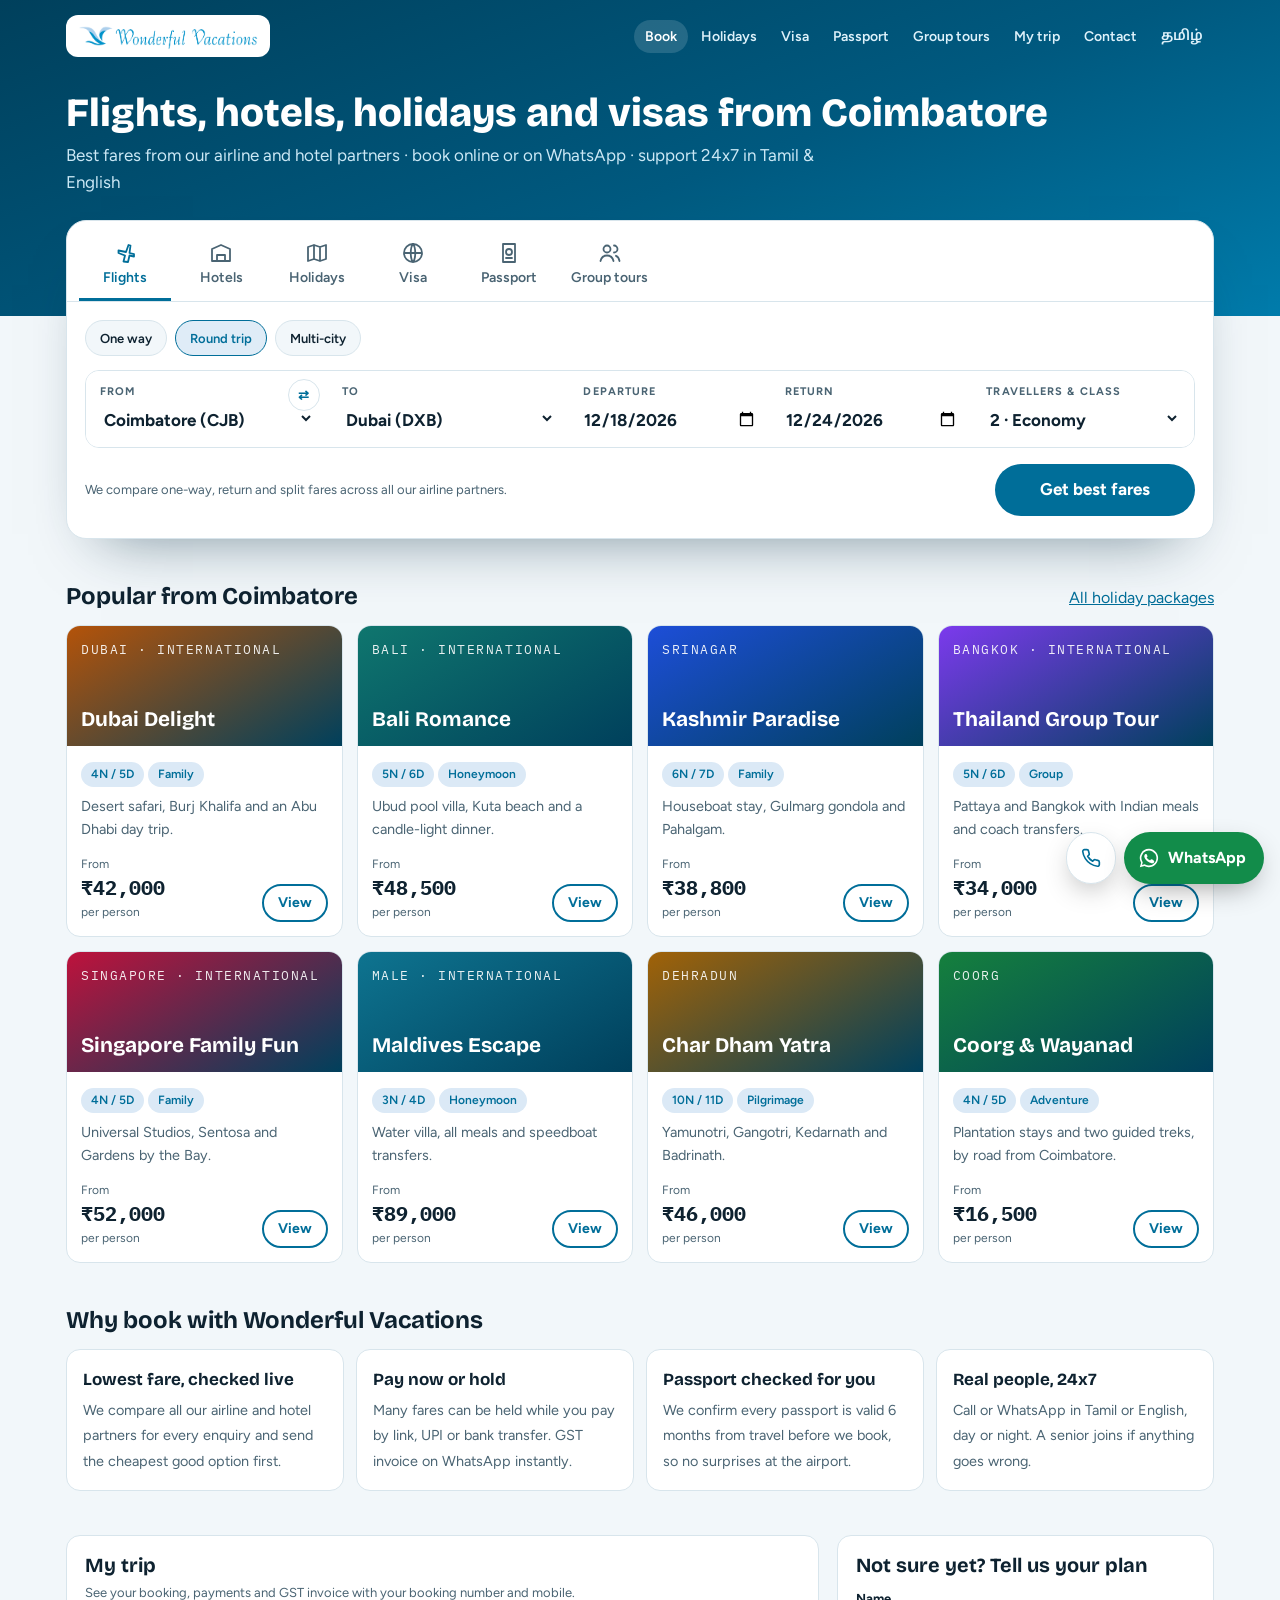
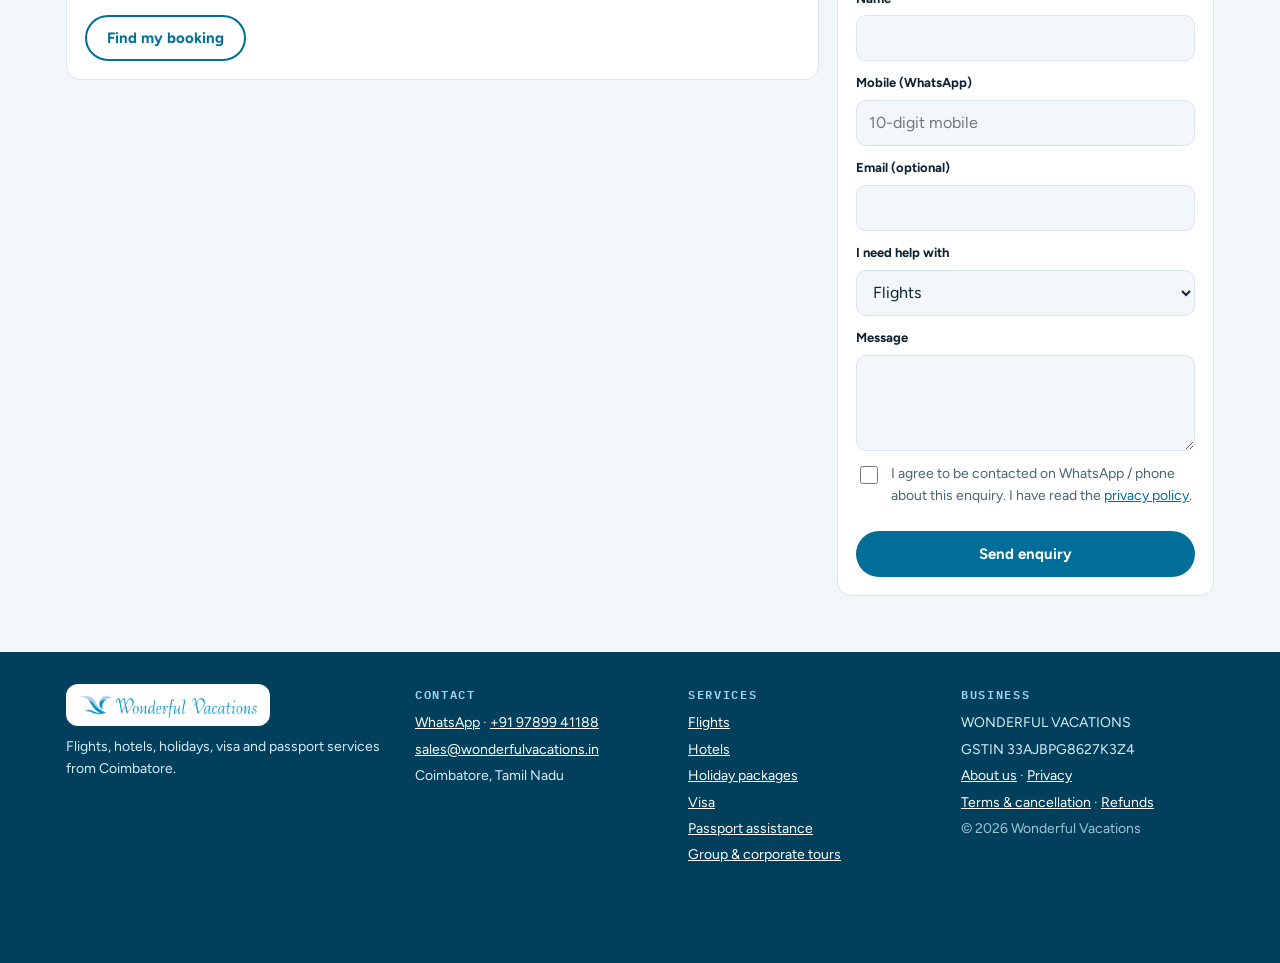
<file: index.html>
<!doctype html>
<html lang="en">
<head>
<meta charset="utf-8">
<meta name="viewport" content="width=device-width, initial-scale=1, viewport-fit=cover">
<title>Wonderful Vacations · Flights, hotels, holidays & visa from Coimbatore</title>
<meta name="description" content="Book flights, hotels, holiday packages, visas and passport services from Coimbatore. Best fares from our airline and hotel partners, 24x7 help in Tamil & English.">
<link rel="canonical" href="https://wonderfulvacations.in/">
<meta property="og:type" content="website"><meta property="og:title" content="Wonderful Vacations · Flights, hotels, holidays & visa from Coimbatore"><meta property="og:description" content="Book flights, hotels, holiday packages, visas and passport services from Coimbatore. Best fares from our airline and hotel partners, 24x7 help in Tamil & English."><meta property="og:image" content="https://wonderfulvacations.in/wv-app-icon-512.png"><meta property="og:url" content="https://wonderfulvacations.in/">
<meta name="theme-color" content="#006E99">
<link rel="icon" href="favicon-64.png"><link rel="apple-touch-icon" href="apple-touch-icon-180.png">
<link rel="preconnect" href="https://fonts.googleapis.com"><link rel="preconnect" href="https://fonts.gstatic.com" crossorigin>
<link rel="stylesheet" href="https://fonts.googleapis.com/css2?family=Bricolage+Grotesque:opsz,wght@12..96,600;12..96,800&family=Figtree:wght@400;500;600;700&family=IBM+Plex+Mono:wght@500;600&family=Noto+Sans+Tamil:wght@400;600&display=swap">
<link rel="stylesheet" href="site.css">
<script type="application/ld+json">{"@context":"https://schema.org","@type":"TravelAgency","name":"Wonderful Vacations","url":"https://wonderfulvacations.in","logo":"https://wonderfulvacations.in/wonderful-vacations-logo-full.png","image":"https://wonderfulvacations.in/wv-app-icon-512.png","telephone":"+91-97899-41188","email":"sales@wonderfulvacations.in","areaServed":"Coimbatore, Tiruppur, Tamil Nadu","address":{"@type":"PostalAddress","addressLocality":"Coimbatore","addressRegion":"Tamil Nadu","addressCountry":"IN"},"priceRange":"₹₹","openingHours":"Mo-Sa 09:30-19:30","availableLanguage":["English","Tamil"]}</script>
</head>
<body >
<a class="skip" href="#main">Skip to content</a>
<div class="band tall">
  <div class="wrap">
    <header class="top">
      <a href="index.html" class="logo-chip" aria-label="Wonderful Vacations home"><img src="wonderful-vacations-logo-full.png" alt="Wonderful Vacations" width="180" height="27"></a>
      <button class="menu-btn" id="menuBtn" type="button" aria-label="Menu" aria-expanded="false" aria-controls="mainNav"><svg viewBox="0 0 24 24" fill="none" stroke="currentColor" stroke-width="2" stroke-linecap="round"><path d="M4 6h16M4 12h16M4 18h16"/></svg></button>
      <nav id="mainNav" aria-label="Main"><a href="index.html" aria-current="page" data-i18n="nav.book">Book</a><a href="holidays.html" data-i18n="nav.holidays">Holidays</a><a href="visa.html" data-i18n="nav.visa">Visa</a><a href="passport.html" data-i18n="nav.passport">Passport</a><a href="groups.html" data-i18n="nav.groups">Group tours</a><a href="mytrip.html" data-i18n="nav.mytrip">My trip</a><a href="contact.html" data-i18n="nav.contact">Contact</a><button class="lang-btn" type="button" lang="ta">தமிழ்</button></nav>
    </header>
    
    <h1 id="pageTitle" data-i18n="hero.title">Flights, hotels, holidays and visas from Coimbatore</h1>
    <p class="sub" id="pageSub" data-i18n="hero.sub">Best fares from our airline and hotel partners · book online or on WhatsApp · support 24x7 in Tamil &amp; English</p>
  </div>
</div>
<main class="wrap" id="main">
<section class="console" aria-label="Search and book">
    <div class="tabs" role="tablist" aria-label="What do you want to book?"><button class="tab" role="tab" id="t-flights" aria-controls="p-flights" aria-selected="true" tabindex="0" data-tab="flights"><svg viewBox="0 0 24 24" fill="none" stroke="currentColor" stroke-width="1.8" stroke-linecap="round" stroke-linejoin="round" aria-hidden="true"><path d="M10.5 20.5l1.5-6-6.5-2.5V9.5L13 11l2.5-7 2 .5-1 7.5 4.5 1.2v2.3l-4.5-1-1.5 6.5z"/></svg><span data-i18n="tab.flights">Flights</span></button><button class="tab" role="tab" id="t-hotels" aria-controls="p-hotels" aria-selected="false" tabindex="-1" data-tab="hotels"><svg viewBox="0 0 24 24" fill="none" stroke="currentColor" stroke-width="1.8" stroke-linecap="round" stroke-linejoin="round" aria-hidden="true"><path d="M3 20V8l9-4 9 4v12M3 20h18M8 20v-6h8v6"/></svg><span data-i18n="tab.hotels">Hotels</span></button><button class="tab" role="tab" id="t-holidays" aria-controls="p-holidays" aria-selected="false" tabindex="-1" data-tab="holidays"><svg viewBox="0 0 24 24" fill="none" stroke="currentColor" stroke-width="1.8" stroke-linecap="round" stroke-linejoin="round" aria-hidden="true"><path d="M3 6l6-2 6 2 6-2v14l-6 2-6-2-6 2zM9 4v14M15 6v14"/></svg><span data-i18n="tab.holidays">Holidays</span></button><button class="tab" role="tab" id="t-visa" aria-controls="p-visa" aria-selected="false" tabindex="-1" data-tab="visa"><svg viewBox="0 0 24 24" fill="none" stroke="currentColor" stroke-width="1.8" stroke-linecap="round" stroke-linejoin="round" aria-hidden="true"><path d="M12 3a9 9 0 1 0 0 18a9 9 0 1 0 0-18zM3 12h18M12 3c3 3.5 3 14.5 0 18M12 3c-3 3.5-3 14.5 0 18"/></svg><span data-i18n="tab.visa">Visa</span></button><button class="tab" role="tab" id="t-passport" aria-controls="p-passport" aria-selected="false" tabindex="-1" data-tab="passport"><svg viewBox="0 0 24 24" fill="none" stroke="currentColor" stroke-width="1.8" stroke-linecap="round" stroke-linejoin="round" aria-hidden="true"><path d="M6 3h12v18H6zM12 8a3 3 0 1 0 0 6a3 3 0 1 0 0-6zM9 17h6"/></svg><span data-i18n="tab.passport">Passport</span></button><button class="tab" role="tab" id="t-groups" aria-controls="p-groups" aria-selected="false" tabindex="-1" data-tab="groups"><svg viewBox="0 0 24 24" fill="none" stroke="currentColor" stroke-width="1.8" stroke-linecap="round" stroke-linejoin="round" aria-hidden="true"><path d="M9 4.5a3.5 3.5 0 1 0 0 7a3.5 3.5 0 1 0 0-7zM2.5 20c.8-3.5 3.4-5.5 6.5-5.5s5.7 2 6.5 5.5M16 4.5a3.5 3.5 0 0 1 0 7M18 14.8c1.8.7 3 2.5 3.5 5.2"/></svg><span data-i18n="tab.groups">Group tours</span></button></div>
    <div class="panel" id="p-flights" data-panel="flights" role="tabpanel" aria-labelledby="t-flights">
      <div class="chips" role="group" aria-label="Trip type"><button class="chip" type="button" data-trip="oneway" aria-pressed="false">One way</button><button class="chip" type="button" data-trip="round" aria-pressed="true">Round trip</button><button class="chip" type="button" data-trip="multi" aria-pressed="false">Multi-city</button></div>
      <div class="fields g5">
        <div class="fld"><label for="fFrom">From</label><select id="fFrom" style="padding-right:40px"></select><button class="swap" type="button" id="swap" aria-label="Swap from and to">⇄</button></div>
        <div class="fld"><label for="fTo">To</label><select id="fTo"></select></div>
        <div class="fld"><label for="fDep">Departure</label><input id="fDep" type="date"></div>
        <div class="fld"><label for="fRet">Return</label><input id="fRet" type="date"></div>
        <div class="fld"><label for="fPax">Travellers &amp; class</label><select id="fPax"><option value="1|Economy">1 · Economy</option><option value="2|Economy" selected>2 · Economy</option><option value="3|Economy">3 · Economy</option><option value="4|Economy">4 · Economy</option><option value="5|Economy">5 · Economy</option><option value="6|Economy">6 · Economy</option><option value="2|Premium economy">2 · Premium economy</option><option value="1|Business">1 · Business</option><option value="2|Business">2 · Business</option></select></div>
      </div>
      <div class="search-row"><p class="fine">We compare one-way, return and split fares across all our airline partners.</p><button class="btn btn-primary" type="button" id="goFlights" data-i18n="btn.flights">Get best fares</button></div>
    </div>
    <div class="panel" id="p-hotels" data-panel="hotels" role="tabpanel" aria-labelledby="t-hotels" hidden>
      <div class="chips" role="group" aria-label="Stay near"><span class="fine">Stay near:</span><button class="chip" type="button" data-near="Indian restaurant" aria-pressed="false">Indian restaurant</button><button class="chip" type="button" data-near="Metro" aria-pressed="false">Metro</button><button class="chip" type="button" data-near="Airport" aria-pressed="false">Airport</button><button class="chip" type="button" data-near="Beach" aria-pressed="false">Beach</button><button class="chip" type="button" data-near="Temple" aria-pressed="false">Temple</button></div>
      <div class="fields g4">
        <div class="fld"><label for="hCity">City or area</label><input id="hCity" list="cities" placeholder="Dubai, Ooty, Munnar..."><datalist id="cities"><option value="Dubai"><option value="Singapore"><option value="Bangkok"><option value="Bali"><option value="Kuala Lumpur"><option value="Maldives"><option value="Munnar"><option value="Ooty"><option value="Kodaikanal"><option value="Goa"><option value="Coorg"><option value="Chennai"><option value="Bengaluru"></datalist></div>
        <div class="fld"><label for="hIn">Check-in</label><input id="hIn" type="date"></div>
        <div class="fld"><label for="hOut">Check-out</label><input id="hOut" type="date"></div>
        <div class="fld"><label for="hRooms">Rooms &amp; guests</label><select id="hRooms"><option>1 room · 2 adults</option><option>1 room · 2 adults, 1 child</option><option>1 room · 1 adult</option><option>2 rooms · 4 adults</option><option>3 rooms · 6 adults</option></select></div>
      </div>
      <div class="chips" style="margin-top:12px"><label class="fine" for="hStar">Category</label><select id="hStar" class="chip"><option>3 star</option><option selected>4 star</option><option>5 star</option><option>Budget</option><option>Luxury</option></select></div>
      <div class="search-row"><p class="fine">Only hotels with good guest ratings · new hotels marked clearly.</p><button class="btn btn-primary" type="button" id="goHotels" data-i18n="btn.hotels">Find hotels</button></div>
    </div>
    <div class="panel" id="p-holidays" data-panel="holidays" role="tabpanel" aria-labelledby="t-holidays" hidden>
      <div class="chips" role="group" aria-label="Trip style"><button class="chip" type="button" data-style="All" aria-pressed="true">All</button><button class="chip" type="button" data-style="Family" aria-pressed="false">Family</button><button class="chip" type="button" data-style="Honeymoon" aria-pressed="false">Honeymoon</button><button class="chip" type="button" data-style="Group" aria-pressed="false">Group</button><button class="chip" type="button" data-style="Pilgrimage" aria-pressed="false">Pilgrimage</button><button class="chip" type="button" data-style="Adventure" aria-pressed="false">Adventure</button></div>
      <div class="fields g3">
        <div class="fld"><label for="pDest">Destination</label><select id="pDest"><option value="">Any destination</option></select></div>
        <div class="fld"><label for="pMonth">Month</label><select id="pMonth"><option>Nov 2026</option><option>Dec 2026</option><option>Jan 2027</option><option>Feb 2027</option><option>Mar 2027</option><option>Apr 2027</option><option>May 2027</option><option>Jun 2027</option></select></div>
        <div class="fld"><label for="pPax">Travellers</label><select id="pPax"><option value="2">2 adults</option><option value="3">2 adults, 1 child</option><option value="4">4 adults</option><option value="1">1 adult</option></select></div>
      </div>
      <div class="search-row"><p class="fine">Every package can be changed: dates, hotels, days.</p><button class="btn btn-primary" type="button" id="goHolidays" data-i18n="btn.holidays">See holidays</button></div>
    </div>
    <div class="panel" id="p-visa" data-panel="visa" role="tabpanel" aria-labelledby="t-visa" hidden>
      <div class="fields g3">
        <div class="fld"><label for="vCountry">Country</label><select id="vCountry"></select></div>
        <div class="fld"><label for="vDate">Travel date</label><input id="vDate" type="date"></div>
        <div class="fld"><label for="vPax">Applicants</label><select id="vPax"><option value="1">1</option><option value="2" selected>2</option><option value="3">3</option><option value="4">4</option><option value="5">5+</option></select></div>
      </div>
      <div class="search-row"><p class="fine">Passport must be valid at least 6 months from your travel date.</p><button class="btn btn-primary" type="button" id="goVisa" data-i18n="btn.visa">Check visa</button></div>
    </div>
    <div class="panel" id="p-passport" data-panel="passport" role="tabpanel" aria-labelledby="t-passport" hidden>
      <div class="fields g3">
        <div class="fld"><label for="ppType">Service</label><select id="ppType"><option>Fresh passport</option><option>Re-issue · expired / expiring</option><option>Re-issue · pages full</option><option>Re-issue · change of details</option><option>Re-issue · lost / damaged</option></select></div>
        <div class="fld"><label for="ppSpeed">Scheme</label><select id="ppSpeed"><option>Normal</option><option>Tatkaal</option></select></div>
        <div class="fld"><label for="ppCity">Nearest office</label><select id="ppCity"><option>PSK Coimbatore</option><option>POPSK Tiruppur</option><option>POPSK Erode</option><option>POPSK Pollachi</option><option>Other</option></select></div>
      </div>
      <div class="search-row"><p class="fine">We fill the form with you, you approve it, then we book the earliest appointment you choose.</p><button class="btn btn-primary" type="button" id="goPassport" data-i18n="btn.passport">Start application</button></div>
    </div>
    <div class="panel" id="p-groups" data-panel="groups" role="tabpanel" aria-labelledby="t-groups" hidden>
      <div class="fields g4">
        <div class="fld"><label for="gDest">Destination</label><input id="gDest" placeholder="Thailand, Kashmir, Char Dham..."></div>
        <div class="fld"><label for="gSize">Group size</label><select id="gSize"><option>10 – 20</option><option selected>21 – 40</option><option>41 – 80</option><option>80+</option></select></div>
        <div class="fld"><label for="gType">Group</label><select id="gType"><option>Family / friends</option><option>Office / corporate</option><option>School / college</option><option>Temple / pilgrimage</option></select></div>
        <div class="fld"><label for="gMonth">Month</label><select id="gMonth"><option>Nov 2026</option><option>Dec 2026</option><option>Jan 2027</option><option>Feb 2027</option><option>Mar 2027</option><option>Apr 2027</option><option>May 2027</option><option>Jun 2027</option></select></div>
      </div>
      <div class="search-row"><p class="fine">Group fares, Indian meals and one coordinator for everyone.</p><button class="btn btn-primary" type="button" id="goGroups" data-i18n="btn.groups">Get group quote</button></div>
    </div>
  </section><section class="sect"><div class="sect-head"><h2 data-i18n="popular">Popular from Coimbatore</h2><a href="holidays.html" data-i18n="all.packages">All holiday packages</a></div><div class="cards" id="packGrid" data-limit="8"></div></section><section class="sect"><h2 data-i18n="why.title">Why book with Wonderful Vacations</h2><div class="why">
  <div><b>Lowest fare, checked live</b><span>We compare all our airline and hotel partners for every enquiry and send the cheapest good option first.</span></div>
  <div><b>Pay now or hold</b><span>Many fares can be held while you pay by link, UPI or bank transfer. GST invoice on WhatsApp instantly.</span></div>
  <div><b>Passport checked for you</b><span>We confirm every passport is valid 6 months from travel before we book, so no surprises at the airport.</span></div>
  <div><b>Real people, 24x7</b><span>Call or WhatsApp in Tamil or English, day or night. A senior joins if anything goes wrong.</span></div>
</div></section><section class="sect"><div class="two"><div class="card"><h2 style="font-size:1.25rem" data-i18n="mytrip.title">My trip</h2><p class="fine" style="margin:6px 0 12px">See your booking, payments and GST invoice with your booking number and mobile.</p><a class="btn btn-ghost" href="mytrip.html" data-i18n="mytrip.find">Find my booking</a></div><div class="card"><h2 style="font-size:1.25rem;margin-bottom:12px">Not sure yet? Tell us your plan</h2><form class="form" id="contactForm" novalidate></form></div></div></section>
</main>
<footer>
  <div class="wrap">
    <div><span class="logo-chip"><img src="wonderful-vacations-logo-full.png" alt="Wonderful Vacations" width="180" height="27" loading="lazy"></span><p style="margin-top:10px">Flights, hotels, holidays, visa and passport services from Coimbatore.</p></div>
    <div><h4>CONTACT</h4><ul><li><a data-wa href="contact.html">WhatsApp</a> · <a data-tel href="contact.html" data-c="phone">Call us</a></li><li><a data-mail href="contact.html">Email us</a></li><li data-c="address">Coimbatore, Tamil Nadu</li></ul></div>
    <div><h4>SERVICES</h4><ul><li><a href="flights.html">Flights</a></li><li><a href="hotels.html">Hotels</a></li><li><a href="holidays.html">Holiday packages</a></li><li><a href="visa.html">Visa</a></li><li><a href="passport.html">Passport assistance</a></li><li><a href="groups.html">Group &amp; corporate tours</a></li></ul></div>
    <div><h4>BUSINESS</h4><ul><li>WONDERFUL VACATIONS</li><li>GSTIN <span data-c="gstin">33AJBPG8627K3Z4</span></li><li><a href="about.html">About us</a> · <a href="privacy.html">Privacy</a></li><li><a href="terms.html">Terms &amp; cancellation</a> · <a href="refund.html">Refunds</a></li><li style="color:#9FC4D6">© <span id="yr"></span> Wonderful Vacations</li></ul></div>
  </div>
</footer>
<div class="fab"><a class="call" data-tel href="contact.html" aria-label="Call us"><svg width="20" height="20" viewBox="0 0 24 24" fill="none" stroke="currentColor" stroke-width="2" stroke-linecap="round" stroke-linejoin="round" aria-hidden="true"><path d="M22 16.9v3a2 2 0 0 1-2.2 2 19.8 19.8 0 0 1-8.6-3.1 19.5 19.5 0 0 1-6-6A19.8 19.8 0 0 1 2.1 4.2 2 2 0 0 1 4.1 2h3a2 2 0 0 1 2 1.7c.1 1 .4 1.9.7 2.8a2 2 0 0 1-.5 2.1L8 9.9a16 16 0 0 0 6 6l1.3-1.3a2 2 0 0 1 2.1-.4c.9.3 1.8.6 2.8.7a2 2 0 0 1 1.7 2z"/></svg></a><a class="wa" data-wa href="contact.html"><svg width="22" height="22" viewBox="0 0 24 24" fill="currentColor" aria-hidden="true"><path d="M12 2a10 10 0 0 0-8.6 15.1L2 22l5-1.3A10 10 0 1 0 12 2zm0 18.2c-1.5 0-3-.4-4.3-1.2l-.3-.2-3 .8.8-2.9-.2-.3A8.2 8.2 0 1 1 12 20.2zm4.5-6.1c-.2-.1-1.5-.7-1.7-.8s-.4-.1-.6.1-.7.8-.8 1-.3.2-.5.1a6.7 6.7 0 0 1-3.3-2.9c-.2-.4.2-.4.7-1.3.1-.2 0-.3 0-.4l-.8-1.8c-.2-.5-.4-.4-.6-.4h-.5a1 1 0 0 0-.7.3 3 3 0 0 0-.9 2.2 5.2 5.2 0 0 0 1.1 2.8 11.9 11.9 0 0 0 4.6 4c1.7.7 2.4.8 3.2.7.5-.1 1.5-.6 1.8-1.2s.2-1.1.1-1.2l-.4-.2z"/></svg><span data-i18n="wa.chat">WhatsApp</span></a></div>
<div id="drawerBg" class="drawer-bg" hidden></div>
<aside id="drawer" class="drawer" role="dialog" aria-modal="true" aria-labelledby="dTitle" tabindex="-1" hidden></aside>
<script src="config.js"></script>
<script src="packages-fallback.js"></script>
<script src="site.js"></script>
</body>
</html>
</file>
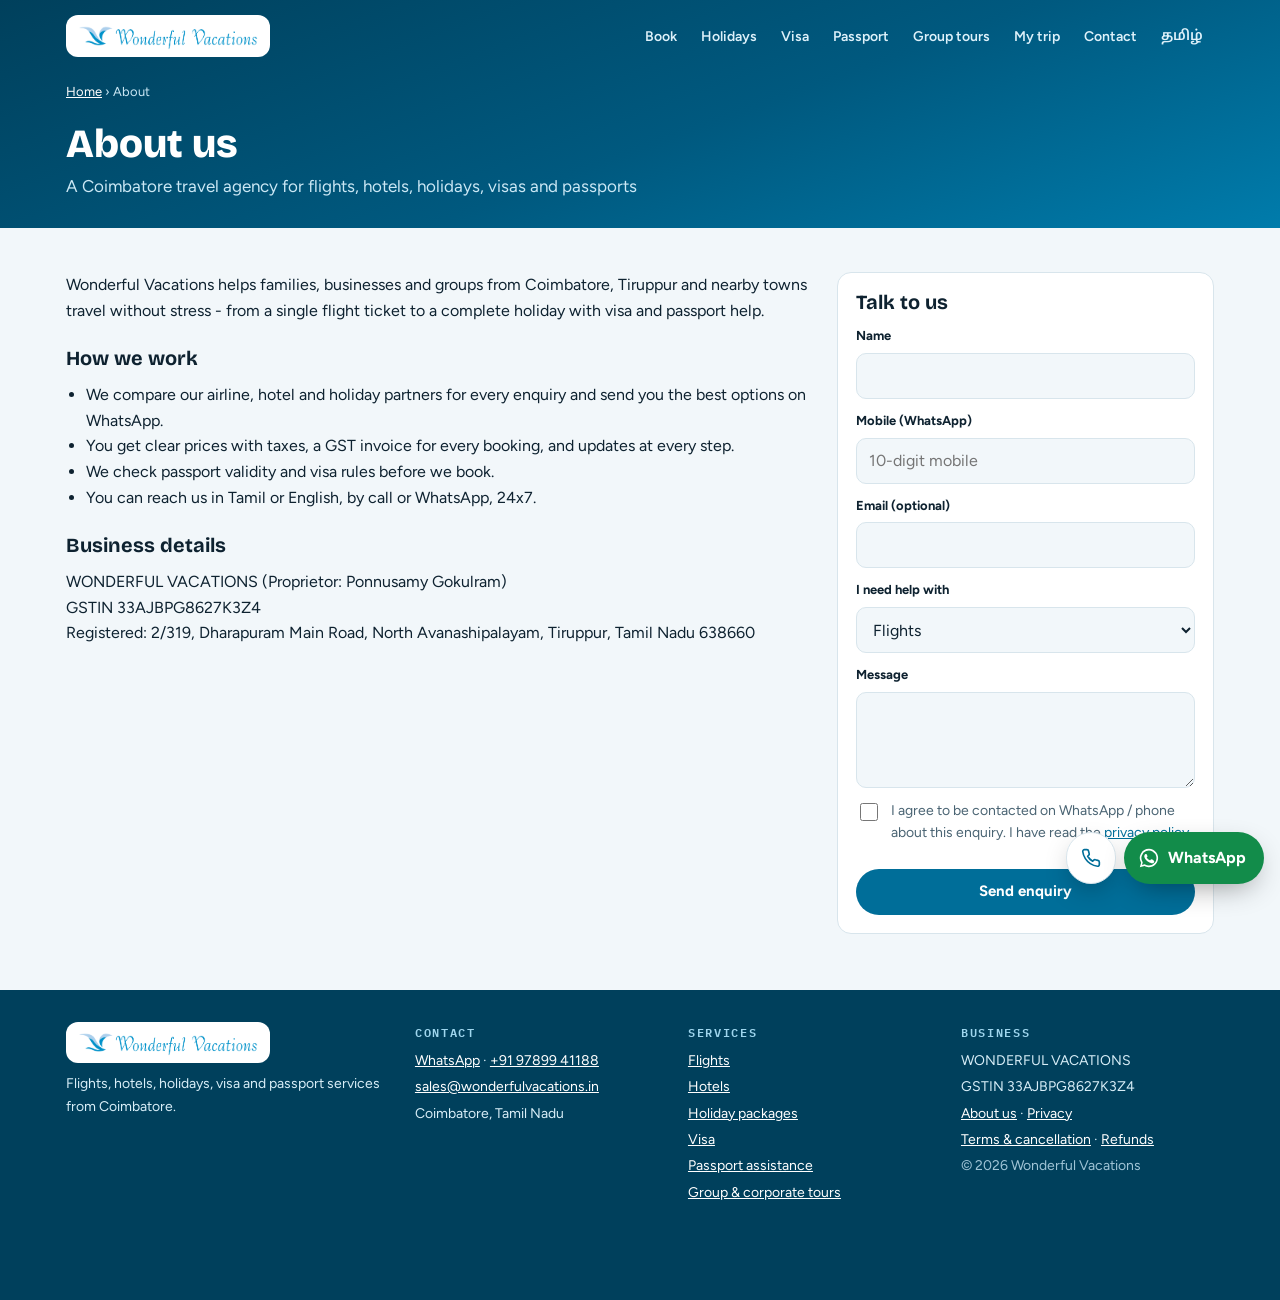
<file: about.html>
<!doctype html>
<html lang="en">
<head>
<meta charset="utf-8">
<meta name="viewport" content="width=device-width, initial-scale=1, viewport-fit=cover">
<title>About Wonderful Vacations, Coimbatore</title>
<meta name="description" content="Wonderful Vacations is a travel agency in Coimbatore for flights, hotels, holidays, visa and passport services.">
<link rel="canonical" href="https://wonderfulvacations.in/about.html">
<meta property="og:type" content="website"><meta property="og:title" content="About Wonderful Vacations, Coimbatore"><meta property="og:description" content="Wonderful Vacations is a travel agency in Coimbatore for flights, hotels, holidays, visa and passport services."><meta property="og:image" content="https://wonderfulvacations.in/wv-app-icon-512.png"><meta property="og:url" content="https://wonderfulvacations.in/about.html">
<meta name="theme-color" content="#006E99">
<link rel="icon" href="favicon-64.png"><link rel="apple-touch-icon" href="apple-touch-icon-180.png">
<link rel="preconnect" href="https://fonts.googleapis.com"><link rel="preconnect" href="https://fonts.gstatic.com" crossorigin>
<link rel="stylesheet" href="https://fonts.googleapis.com/css2?family=Bricolage+Grotesque:opsz,wght@12..96,600;12..96,800&family=Figtree:wght@400;500;600;700&family=IBM+Plex+Mono:wght@500;600&family=Noto+Sans+Tamil:wght@400;600&display=swap">
<link rel="stylesheet" href="site.css">

</head>
<body >
<a class="skip" href="#main">Skip to content</a>
<div class="band">
  <div class="wrap">
    <header class="top">
      <a href="index.html" class="logo-chip" aria-label="Wonderful Vacations home"><img src="wonderful-vacations-logo-full.png" alt="Wonderful Vacations" width="180" height="27"></a>
      <button class="menu-btn" id="menuBtn" type="button" aria-label="Menu" aria-expanded="false" aria-controls="mainNav"><svg viewBox="0 0 24 24" fill="none" stroke="currentColor" stroke-width="2" stroke-linecap="round"><path d="M4 6h16M4 12h16M4 18h16"/></svg></button>
      <nav id="mainNav" aria-label="Main"><a href="index.html" data-i18n="nav.book">Book</a><a href="holidays.html" data-i18n="nav.holidays">Holidays</a><a href="visa.html" data-i18n="nav.visa">Visa</a><a href="passport.html" data-i18n="nav.passport">Passport</a><a href="groups.html" data-i18n="nav.groups">Group tours</a><a href="mytrip.html" data-i18n="nav.mytrip">My trip</a><a href="contact.html" data-i18n="nav.contact">Contact</a><button class="lang-btn" type="button" lang="ta">தமிழ்</button></nav>
    </header>
    <p class="crumbs"><a href="index.html">Home</a> › About</p>
    <h1 id="pageTitle">About us</h1>
    <p class="sub" id="pageSub">A Coimbatore travel agency for flights, hotels, holidays, visas and passports</p>
  </div>
</div>
<main class="wrap" id="main">
<section class="sect"><div class="two"><div class="prose"><p>Wonderful Vacations helps families, businesses and groups from Coimbatore, Tiruppur and nearby towns travel without stress - from a single flight ticket to a complete holiday with visa and passport help.</p><h2>How we work</h2><ul><li>We compare our airline, hotel and holiday partners for every enquiry and send you the best options on WhatsApp.</li><li>You get clear prices with taxes, a GST invoice for every booking, and updates at every step.</li><li>We check passport validity and visa rules before we book.</li><li>You can reach us in Tamil or English, by call or WhatsApp, 24x7.</li></ul><h2>Business details</h2><p>WONDERFUL VACATIONS (Proprietor: Ponnusamy Gokulram)<br>GSTIN <span data-c="gstin">33AJBPG8627K3Z4</span><br>Registered: <span data-c="registeredAddress">2/319, Dharapuram Main Road, North Avanashipalayam, Tiruppur, Tamil Nadu 638660</span></p></div><div class="card"><h2 style="font-size:1.25rem;margin-bottom:12px">Talk to us</h2><form class="form" id="contactForm" novalidate></form></div></div></section>
</main>
<footer>
  <div class="wrap">
    <div><span class="logo-chip"><img src="wonderful-vacations-logo-full.png" alt="Wonderful Vacations" width="180" height="27" loading="lazy"></span><p style="margin-top:10px">Flights, hotels, holidays, visa and passport services from Coimbatore.</p></div>
    <div><h4>CONTACT</h4><ul><li><a data-wa href="contact.html">WhatsApp</a> · <a data-tel href="contact.html" data-c="phone">Call us</a></li><li><a data-mail href="contact.html">Email us</a></li><li data-c="address">Coimbatore, Tamil Nadu</li></ul></div>
    <div><h4>SERVICES</h4><ul><li><a href="flights.html">Flights</a></li><li><a href="hotels.html">Hotels</a></li><li><a href="holidays.html">Holiday packages</a></li><li><a href="visa.html">Visa</a></li><li><a href="passport.html">Passport assistance</a></li><li><a href="groups.html">Group &amp; corporate tours</a></li></ul></div>
    <div><h4>BUSINESS</h4><ul><li>WONDERFUL VACATIONS</li><li>GSTIN <span data-c="gstin">33AJBPG8627K3Z4</span></li><li><a href="about.html">About us</a> · <a href="privacy.html">Privacy</a></li><li><a href="terms.html">Terms &amp; cancellation</a> · <a href="refund.html">Refunds</a></li><li style="color:#9FC4D6">© <span id="yr"></span> Wonderful Vacations</li></ul></div>
  </div>
</footer>
<div class="fab"><a class="call" data-tel href="contact.html" aria-label="Call us"><svg width="20" height="20" viewBox="0 0 24 24" fill="none" stroke="currentColor" stroke-width="2" stroke-linecap="round" stroke-linejoin="round" aria-hidden="true"><path d="M22 16.9v3a2 2 0 0 1-2.2 2 19.8 19.8 0 0 1-8.6-3.1 19.5 19.5 0 0 1-6-6A19.8 19.8 0 0 1 2.1 4.2 2 2 0 0 1 4.1 2h3a2 2 0 0 1 2 1.7c.1 1 .4 1.9.7 2.8a2 2 0 0 1-.5 2.1L8 9.9a16 16 0 0 0 6 6l1.3-1.3a2 2 0 0 1 2.1-.4c.9.3 1.8.6 2.8.7a2 2 0 0 1 1.7 2z"/></svg></a><a class="wa" data-wa href="contact.html"><svg width="22" height="22" viewBox="0 0 24 24" fill="currentColor" aria-hidden="true"><path d="M12 2a10 10 0 0 0-8.6 15.1L2 22l5-1.3A10 10 0 1 0 12 2zm0 18.2c-1.5 0-3-.4-4.3-1.2l-.3-.2-3 .8.8-2.9-.2-.3A8.2 8.2 0 1 1 12 20.2zm4.5-6.1c-.2-.1-1.5-.7-1.7-.8s-.4-.1-.6.1-.7.8-.8 1-.3.2-.5.1a6.7 6.7 0 0 1-3.3-2.9c-.2-.4.2-.4.7-1.3.1-.2 0-.3 0-.4l-.8-1.8c-.2-.5-.4-.4-.6-.4h-.5a1 1 0 0 0-.7.3 3 3 0 0 0-.9 2.2 5.2 5.2 0 0 0 1.1 2.8 11.9 11.9 0 0 0 4.6 4c1.7.7 2.4.8 3.2.7.5-.1 1.5-.6 1.8-1.2s.2-1.1.1-1.2l-.4-.2z"/></svg><span data-i18n="wa.chat">WhatsApp</span></a></div>
<div id="drawerBg" class="drawer-bg" hidden></div>
<aside id="drawer" class="drawer" role="dialog" aria-modal="true" aria-labelledby="dTitle" tabindex="-1" hidden></aside>
<script src="config.js"></script>
<script src="packages-fallback.js"></script>
<script src="site.js"></script>
</body>
</html>
</file>
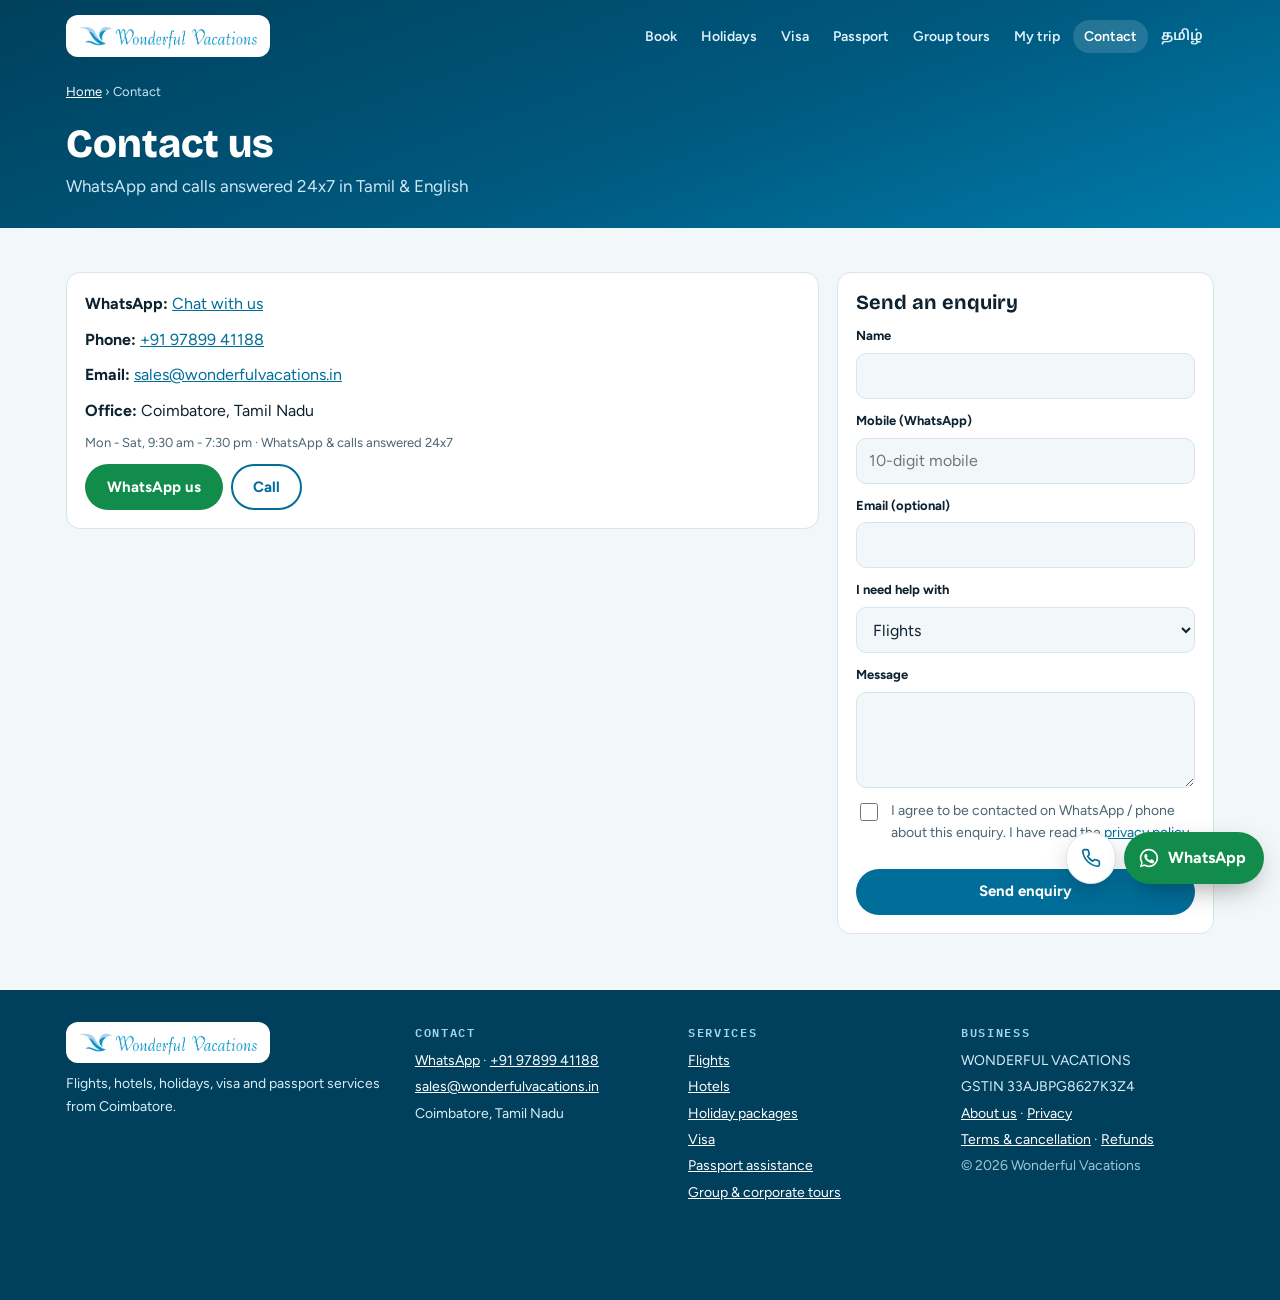
<file: contact.html>
<!doctype html>
<html lang="en">
<head>
<meta charset="utf-8">
<meta name="viewport" content="width=device-width, initial-scale=1, viewport-fit=cover">
<title>Contact Wonderful Vacations - WhatsApp, call, email | Coimbatore</title>
<meta name="description" content="WhatsApp or call Wonderful Vacations 24x7 for flights, hotels, holidays, visa and passport help.">
<link rel="canonical" href="https://wonderfulvacations.in/contact.html">
<meta property="og:type" content="website"><meta property="og:title" content="Contact Wonderful Vacations - WhatsApp, call, email | Coimbatore"><meta property="og:description" content="WhatsApp or call Wonderful Vacations 24x7 for flights, hotels, holidays, visa and passport help."><meta property="og:image" content="https://wonderfulvacations.in/wv-app-icon-512.png"><meta property="og:url" content="https://wonderfulvacations.in/contact.html">
<meta name="theme-color" content="#006E99">
<link rel="icon" href="favicon-64.png"><link rel="apple-touch-icon" href="apple-touch-icon-180.png">
<link rel="preconnect" href="https://fonts.googleapis.com"><link rel="preconnect" href="https://fonts.gstatic.com" crossorigin>
<link rel="stylesheet" href="https://fonts.googleapis.com/css2?family=Bricolage+Grotesque:opsz,wght@12..96,600;12..96,800&family=Figtree:wght@400;500;600;700&family=IBM+Plex+Mono:wght@500;600&family=Noto+Sans+Tamil:wght@400;600&display=swap">
<link rel="stylesheet" href="site.css">

</head>
<body >
<a class="skip" href="#main">Skip to content</a>
<div class="band">
  <div class="wrap">
    <header class="top">
      <a href="index.html" class="logo-chip" aria-label="Wonderful Vacations home"><img src="wonderful-vacations-logo-full.png" alt="Wonderful Vacations" width="180" height="27"></a>
      <button class="menu-btn" id="menuBtn" type="button" aria-label="Menu" aria-expanded="false" aria-controls="mainNav"><svg viewBox="0 0 24 24" fill="none" stroke="currentColor" stroke-width="2" stroke-linecap="round"><path d="M4 6h16M4 12h16M4 18h16"/></svg></button>
      <nav id="mainNav" aria-label="Main"><a href="index.html" data-i18n="nav.book">Book</a><a href="holidays.html" data-i18n="nav.holidays">Holidays</a><a href="visa.html" data-i18n="nav.visa">Visa</a><a href="passport.html" data-i18n="nav.passport">Passport</a><a href="groups.html" data-i18n="nav.groups">Group tours</a><a href="mytrip.html" data-i18n="nav.mytrip">My trip</a><a href="contact.html" aria-current="page" data-i18n="nav.contact">Contact</a><button class="lang-btn" type="button" lang="ta">தமிழ்</button></nav>
    </header>
    <p class="crumbs"><a href="index.html">Home</a> › Contact</p>
    <h1 id="pageTitle">Contact us</h1>
    <p class="sub" id="pageSub">WhatsApp and calls answered 24x7 in Tamil &amp; English</p>
  </div>
</div>
<main class="wrap" id="main">
<section class="sect"><div class="two"><div style="display:grid;gap:14px"><div class="card" style="display:grid;gap:10px"><p><b>WhatsApp:</b> <a data-wa href="#">Chat with us</a></p><p><b>Phone:</b> <a data-tel href="#" data-c="phone">—</a></p><p><b>Email:</b> <a data-mail href="#">—</a></p><p><b>Office:</b> <span data-c="address">Coimbatore</span></p><p class="fine" data-c="hours">Mon - Sat, 9:30 am - 7:30 pm · WhatsApp &amp; calls answered 24x7</p><div class="row" style="display:flex;gap:8px;flex-wrap:wrap"><a class="btn btn-wa" data-wa>WhatsApp us</a><a class="btn btn-ghost" data-tel href="#">Call</a></div></div><iframe id="map" class="map" title="Office location on Google Maps" loading="lazy" referrerpolicy="no-referrer-when-downgrade" hidden></iframe></div><div class="card"><h2 style="font-size:1.25rem;margin-bottom:12px">Send an enquiry</h2><form class="form" id="contactForm" novalidate></form></div></div></section>
</main>
<footer>
  <div class="wrap">
    <div><span class="logo-chip"><img src="wonderful-vacations-logo-full.png" alt="Wonderful Vacations" width="180" height="27" loading="lazy"></span><p style="margin-top:10px">Flights, hotels, holidays, visa and passport services from Coimbatore.</p></div>
    <div><h4>CONTACT</h4><ul><li><a data-wa href="contact.html">WhatsApp</a> · <a data-tel href="contact.html" data-c="phone">Call us</a></li><li><a data-mail href="contact.html">Email us</a></li><li data-c="address">Coimbatore, Tamil Nadu</li></ul></div>
    <div><h4>SERVICES</h4><ul><li><a href="flights.html">Flights</a></li><li><a href="hotels.html">Hotels</a></li><li><a href="holidays.html">Holiday packages</a></li><li><a href="visa.html">Visa</a></li><li><a href="passport.html">Passport assistance</a></li><li><a href="groups.html">Group &amp; corporate tours</a></li></ul></div>
    <div><h4>BUSINESS</h4><ul><li>WONDERFUL VACATIONS</li><li>GSTIN <span data-c="gstin">33AJBPG8627K3Z4</span></li><li><a href="about.html">About us</a> · <a href="privacy.html">Privacy</a></li><li><a href="terms.html">Terms &amp; cancellation</a> · <a href="refund.html">Refunds</a></li><li style="color:#9FC4D6">© <span id="yr"></span> Wonderful Vacations</li></ul></div>
  </div>
</footer>
<div class="fab"><a class="call" data-tel href="contact.html" aria-label="Call us"><svg width="20" height="20" viewBox="0 0 24 24" fill="none" stroke="currentColor" stroke-width="2" stroke-linecap="round" stroke-linejoin="round" aria-hidden="true"><path d="M22 16.9v3a2 2 0 0 1-2.2 2 19.8 19.8 0 0 1-8.6-3.1 19.5 19.5 0 0 1-6-6A19.8 19.8 0 0 1 2.1 4.2 2 2 0 0 1 4.1 2h3a2 2 0 0 1 2 1.7c.1 1 .4 1.9.7 2.8a2 2 0 0 1-.5 2.1L8 9.9a16 16 0 0 0 6 6l1.3-1.3a2 2 0 0 1 2.1-.4c.9.3 1.8.6 2.8.7a2 2 0 0 1 1.7 2z"/></svg></a><a class="wa" data-wa href="contact.html"><svg width="22" height="22" viewBox="0 0 24 24" fill="currentColor" aria-hidden="true"><path d="M12 2a10 10 0 0 0-8.6 15.1L2 22l5-1.3A10 10 0 1 0 12 2zm0 18.2c-1.5 0-3-.4-4.3-1.2l-.3-.2-3 .8.8-2.9-.2-.3A8.2 8.2 0 1 1 12 20.2zm4.5-6.1c-.2-.1-1.5-.7-1.7-.8s-.4-.1-.6.1-.7.8-.8 1-.3.2-.5.1a6.7 6.7 0 0 1-3.3-2.9c-.2-.4.2-.4.7-1.3.1-.2 0-.3 0-.4l-.8-1.8c-.2-.5-.4-.4-.6-.4h-.5a1 1 0 0 0-.7.3 3 3 0 0 0-.9 2.2 5.2 5.2 0 0 0 1.1 2.8 11.9 11.9 0 0 0 4.6 4c1.7.7 2.4.8 3.2.7.5-.1 1.5-.6 1.8-1.2s.2-1.1.1-1.2l-.4-.2z"/></svg><span data-i18n="wa.chat">WhatsApp</span></a></div>
<div id="drawerBg" class="drawer-bg" hidden></div>
<aside id="drawer" class="drawer" role="dialog" aria-modal="true" aria-labelledby="dTitle" tabindex="-1" hidden></aside>
<script src="config.js"></script>
<script src="packages-fallback.js"></script>
<script src="site.js"></script>
</body>
</html>
</file>
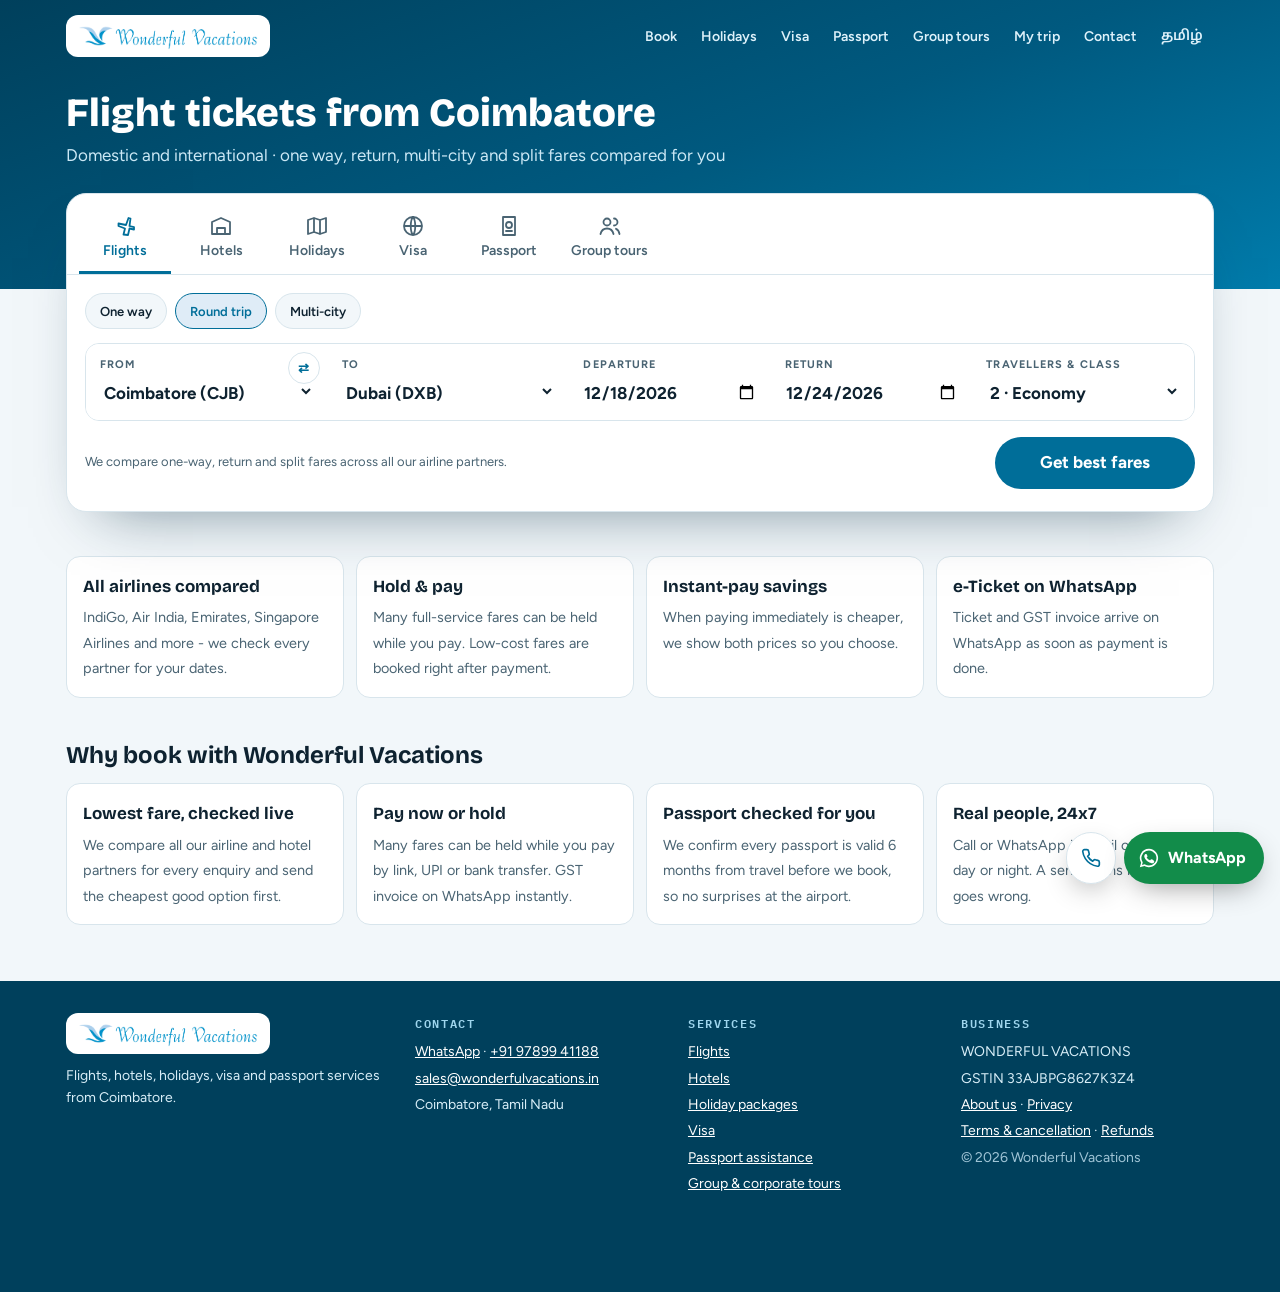
<file: flights.html>
<!doctype html>
<html lang="en">
<head>
<meta charset="utf-8">
<meta name="viewport" content="width=device-width, initial-scale=1, viewport-fit=cover">
<title>Cheap flight tickets from Coimbatore (CJB) | Wonderful Vacations</title>
<meta name="description" content="Domestic and international flight tickets from Coimbatore. We compare all airline partners - one way, return, multi-city and split fares.">
<link rel="canonical" href="https://wonderfulvacations.in/flights.html">
<meta property="og:type" content="website"><meta property="og:title" content="Cheap flight tickets from Coimbatore (CJB) | Wonderful Vacations"><meta property="og:description" content="Domestic and international flight tickets from Coimbatore. We compare all airline partners - one way, return, multi-city and split fares."><meta property="og:image" content="https://wonderfulvacations.in/wv-app-icon-512.png"><meta property="og:url" content="https://wonderfulvacations.in/flights.html">
<meta name="theme-color" content="#006E99">
<link rel="icon" href="favicon-64.png"><link rel="apple-touch-icon" href="apple-touch-icon-180.png">
<link rel="preconnect" href="https://fonts.googleapis.com"><link rel="preconnect" href="https://fonts.gstatic.com" crossorigin>
<link rel="stylesheet" href="https://fonts.googleapis.com/css2?family=Bricolage+Grotesque:opsz,wght@12..96,600;12..96,800&family=Figtree:wght@400;500;600;700&family=IBM+Plex+Mono:wght@500;600&family=Noto+Sans+Tamil:wght@400;600&display=swap">
<link rel="stylesheet" href="site.css">

</head>
<body data-tab="flights">
<a class="skip" href="#main">Skip to content</a>
<div class="band tall">
  <div class="wrap">
    <header class="top">
      <a href="index.html" class="logo-chip" aria-label="Wonderful Vacations home"><img src="wonderful-vacations-logo-full.png" alt="Wonderful Vacations" width="180" height="27"></a>
      <button class="menu-btn" id="menuBtn" type="button" aria-label="Menu" aria-expanded="false" aria-controls="mainNav"><svg viewBox="0 0 24 24" fill="none" stroke="currentColor" stroke-width="2" stroke-linecap="round"><path d="M4 6h16M4 12h16M4 18h16"/></svg></button>
      <nav id="mainNav" aria-label="Main"><a href="index.html" data-i18n="nav.book">Book</a><a href="holidays.html" data-i18n="nav.holidays">Holidays</a><a href="visa.html" data-i18n="nav.visa">Visa</a><a href="passport.html" data-i18n="nav.passport">Passport</a><a href="groups.html" data-i18n="nav.groups">Group tours</a><a href="mytrip.html" data-i18n="nav.mytrip">My trip</a><a href="contact.html" data-i18n="nav.contact">Contact</a><button class="lang-btn" type="button" lang="ta">தமிழ்</button></nav>
    </header>
    
    <h1 id="pageTitle">Flight tickets from Coimbatore</h1>
    <p class="sub" id="pageSub">Domestic and international · one way, return, multi-city and split fares compared for you</p>
  </div>
</div>
<main class="wrap" id="main">
<section class="console" aria-label="Search and book">
    <div class="tabs" role="tablist" aria-label="What do you want to book?"><button class="tab" role="tab" id="t-flights" aria-controls="p-flights" aria-selected="true" tabindex="0" data-tab="flights"><svg viewBox="0 0 24 24" fill="none" stroke="currentColor" stroke-width="1.8" stroke-linecap="round" stroke-linejoin="round" aria-hidden="true"><path d="M10.5 20.5l1.5-6-6.5-2.5V9.5L13 11l2.5-7 2 .5-1 7.5 4.5 1.2v2.3l-4.5-1-1.5 6.5z"/></svg><span data-i18n="tab.flights">Flights</span></button><button class="tab" role="tab" id="t-hotels" aria-controls="p-hotels" aria-selected="false" tabindex="-1" data-tab="hotels"><svg viewBox="0 0 24 24" fill="none" stroke="currentColor" stroke-width="1.8" stroke-linecap="round" stroke-linejoin="round" aria-hidden="true"><path d="M3 20V8l9-4 9 4v12M3 20h18M8 20v-6h8v6"/></svg><span data-i18n="tab.hotels">Hotels</span></button><button class="tab" role="tab" id="t-holidays" aria-controls="p-holidays" aria-selected="false" tabindex="-1" data-tab="holidays"><svg viewBox="0 0 24 24" fill="none" stroke="currentColor" stroke-width="1.8" stroke-linecap="round" stroke-linejoin="round" aria-hidden="true"><path d="M3 6l6-2 6 2 6-2v14l-6 2-6-2-6 2zM9 4v14M15 6v14"/></svg><span data-i18n="tab.holidays">Holidays</span></button><button class="tab" role="tab" id="t-visa" aria-controls="p-visa" aria-selected="false" tabindex="-1" data-tab="visa"><svg viewBox="0 0 24 24" fill="none" stroke="currentColor" stroke-width="1.8" stroke-linecap="round" stroke-linejoin="round" aria-hidden="true"><path d="M12 3a9 9 0 1 0 0 18a9 9 0 1 0 0-18zM3 12h18M12 3c3 3.5 3 14.5 0 18M12 3c-3 3.5-3 14.5 0 18"/></svg><span data-i18n="tab.visa">Visa</span></button><button class="tab" role="tab" id="t-passport" aria-controls="p-passport" aria-selected="false" tabindex="-1" data-tab="passport"><svg viewBox="0 0 24 24" fill="none" stroke="currentColor" stroke-width="1.8" stroke-linecap="round" stroke-linejoin="round" aria-hidden="true"><path d="M6 3h12v18H6zM12 8a3 3 0 1 0 0 6a3 3 0 1 0 0-6zM9 17h6"/></svg><span data-i18n="tab.passport">Passport</span></button><button class="tab" role="tab" id="t-groups" aria-controls="p-groups" aria-selected="false" tabindex="-1" data-tab="groups"><svg viewBox="0 0 24 24" fill="none" stroke="currentColor" stroke-width="1.8" stroke-linecap="round" stroke-linejoin="round" aria-hidden="true"><path d="M9 4.5a3.5 3.5 0 1 0 0 7a3.5 3.5 0 1 0 0-7zM2.5 20c.8-3.5 3.4-5.5 6.5-5.5s5.7 2 6.5 5.5M16 4.5a3.5 3.5 0 0 1 0 7M18 14.8c1.8.7 3 2.5 3.5 5.2"/></svg><span data-i18n="tab.groups">Group tours</span></button></div>
    <div class="panel" id="p-flights" data-panel="flights" role="tabpanel" aria-labelledby="t-flights">
      <div class="chips" role="group" aria-label="Trip type"><button class="chip" type="button" data-trip="oneway" aria-pressed="false">One way</button><button class="chip" type="button" data-trip="round" aria-pressed="true">Round trip</button><button class="chip" type="button" data-trip="multi" aria-pressed="false">Multi-city</button></div>
      <div class="fields g5">
        <div class="fld"><label for="fFrom">From</label><select id="fFrom" style="padding-right:40px"></select><button class="swap" type="button" id="swap" aria-label="Swap from and to">⇄</button></div>
        <div class="fld"><label for="fTo">To</label><select id="fTo"></select></div>
        <div class="fld"><label for="fDep">Departure</label><input id="fDep" type="date"></div>
        <div class="fld"><label for="fRet">Return</label><input id="fRet" type="date"></div>
        <div class="fld"><label for="fPax">Travellers &amp; class</label><select id="fPax"><option value="1|Economy">1 · Economy</option><option value="2|Economy" selected>2 · Economy</option><option value="3|Economy">3 · Economy</option><option value="4|Economy">4 · Economy</option><option value="5|Economy">5 · Economy</option><option value="6|Economy">6 · Economy</option><option value="2|Premium economy">2 · Premium economy</option><option value="1|Business">1 · Business</option><option value="2|Business">2 · Business</option></select></div>
      </div>
      <div class="search-row"><p class="fine">We compare one-way, return and split fares across all our airline partners.</p><button class="btn btn-primary" type="button" id="goFlights" data-i18n="btn.flights">Get best fares</button></div>
    </div>
    <div class="panel" id="p-hotels" data-panel="hotels" role="tabpanel" aria-labelledby="t-hotels" hidden>
      <div class="chips" role="group" aria-label="Stay near"><span class="fine">Stay near:</span><button class="chip" type="button" data-near="Indian restaurant" aria-pressed="false">Indian restaurant</button><button class="chip" type="button" data-near="Metro" aria-pressed="false">Metro</button><button class="chip" type="button" data-near="Airport" aria-pressed="false">Airport</button><button class="chip" type="button" data-near="Beach" aria-pressed="false">Beach</button><button class="chip" type="button" data-near="Temple" aria-pressed="false">Temple</button></div>
      <div class="fields g4">
        <div class="fld"><label for="hCity">City or area</label><input id="hCity" list="cities" placeholder="Dubai, Ooty, Munnar..."><datalist id="cities"><option value="Dubai"><option value="Singapore"><option value="Bangkok"><option value="Bali"><option value="Kuala Lumpur"><option value="Maldives"><option value="Munnar"><option value="Ooty"><option value="Kodaikanal"><option value="Goa"><option value="Coorg"><option value="Chennai"><option value="Bengaluru"></datalist></div>
        <div class="fld"><label for="hIn">Check-in</label><input id="hIn" type="date"></div>
        <div class="fld"><label for="hOut">Check-out</label><input id="hOut" type="date"></div>
        <div class="fld"><label for="hRooms">Rooms &amp; guests</label><select id="hRooms"><option>1 room · 2 adults</option><option>1 room · 2 adults, 1 child</option><option>1 room · 1 adult</option><option>2 rooms · 4 adults</option><option>3 rooms · 6 adults</option></select></div>
      </div>
      <div class="chips" style="margin-top:12px"><label class="fine" for="hStar">Category</label><select id="hStar" class="chip"><option>3 star</option><option selected>4 star</option><option>5 star</option><option>Budget</option><option>Luxury</option></select></div>
      <div class="search-row"><p class="fine">Only hotels with good guest ratings · new hotels marked clearly.</p><button class="btn btn-primary" type="button" id="goHotels" data-i18n="btn.hotels">Find hotels</button></div>
    </div>
    <div class="panel" id="p-holidays" data-panel="holidays" role="tabpanel" aria-labelledby="t-holidays" hidden>
      <div class="chips" role="group" aria-label="Trip style"><button class="chip" type="button" data-style="All" aria-pressed="true">All</button><button class="chip" type="button" data-style="Family" aria-pressed="false">Family</button><button class="chip" type="button" data-style="Honeymoon" aria-pressed="false">Honeymoon</button><button class="chip" type="button" data-style="Group" aria-pressed="false">Group</button><button class="chip" type="button" data-style="Pilgrimage" aria-pressed="false">Pilgrimage</button><button class="chip" type="button" data-style="Adventure" aria-pressed="false">Adventure</button></div>
      <div class="fields g3">
        <div class="fld"><label for="pDest">Destination</label><select id="pDest"><option value="">Any destination</option></select></div>
        <div class="fld"><label for="pMonth">Month</label><select id="pMonth"><option>Nov 2026</option><option>Dec 2026</option><option>Jan 2027</option><option>Feb 2027</option><option>Mar 2027</option><option>Apr 2027</option><option>May 2027</option><option>Jun 2027</option></select></div>
        <div class="fld"><label for="pPax">Travellers</label><select id="pPax"><option value="2">2 adults</option><option value="3">2 adults, 1 child</option><option value="4">4 adults</option><option value="1">1 adult</option></select></div>
      </div>
      <div class="search-row"><p class="fine">Every package can be changed: dates, hotels, days.</p><button class="btn btn-primary" type="button" id="goHolidays" data-i18n="btn.holidays">See holidays</button></div>
    </div>
    <div class="panel" id="p-visa" data-panel="visa" role="tabpanel" aria-labelledby="t-visa" hidden>
      <div class="fields g3">
        <div class="fld"><label for="vCountry">Country</label><select id="vCountry"></select></div>
        <div class="fld"><label for="vDate">Travel date</label><input id="vDate" type="date"></div>
        <div class="fld"><label for="vPax">Applicants</label><select id="vPax"><option value="1">1</option><option value="2" selected>2</option><option value="3">3</option><option value="4">4</option><option value="5">5+</option></select></div>
      </div>
      <div class="search-row"><p class="fine">Passport must be valid at least 6 months from your travel date.</p><button class="btn btn-primary" type="button" id="goVisa" data-i18n="btn.visa">Check visa</button></div>
    </div>
    <div class="panel" id="p-passport" data-panel="passport" role="tabpanel" aria-labelledby="t-passport" hidden>
      <div class="fields g3">
        <div class="fld"><label for="ppType">Service</label><select id="ppType"><option>Fresh passport</option><option>Re-issue · expired / expiring</option><option>Re-issue · pages full</option><option>Re-issue · change of details</option><option>Re-issue · lost / damaged</option></select></div>
        <div class="fld"><label for="ppSpeed">Scheme</label><select id="ppSpeed"><option>Normal</option><option>Tatkaal</option></select></div>
        <div class="fld"><label for="ppCity">Nearest office</label><select id="ppCity"><option>PSK Coimbatore</option><option>POPSK Tiruppur</option><option>POPSK Erode</option><option>POPSK Pollachi</option><option>Other</option></select></div>
      </div>
      <div class="search-row"><p class="fine">We fill the form with you, you approve it, then we book the earliest appointment you choose.</p><button class="btn btn-primary" type="button" id="goPassport" data-i18n="btn.passport">Start application</button></div>
    </div>
    <div class="panel" id="p-groups" data-panel="groups" role="tabpanel" aria-labelledby="t-groups" hidden>
      <div class="fields g4">
        <div class="fld"><label for="gDest">Destination</label><input id="gDest" placeholder="Thailand, Kashmir, Char Dham..."></div>
        <div class="fld"><label for="gSize">Group size</label><select id="gSize"><option>10 – 20</option><option selected>21 – 40</option><option>41 – 80</option><option>80+</option></select></div>
        <div class="fld"><label for="gType">Group</label><select id="gType"><option>Family / friends</option><option>Office / corporate</option><option>School / college</option><option>Temple / pilgrimage</option></select></div>
        <div class="fld"><label for="gMonth">Month</label><select id="gMonth"><option>Nov 2026</option><option>Dec 2026</option><option>Jan 2027</option><option>Feb 2027</option><option>Mar 2027</option><option>Apr 2027</option><option>May 2027</option><option>Jun 2027</option></select></div>
      </div>
      <div class="search-row"><p class="fine">Group fares, Indian meals and one coordinator for everyone.</p><button class="btn btn-primary" type="button" id="goGroups" data-i18n="btn.groups">Get group quote</button></div>
    </div>
  </section><section class="sect"><div class="why"><div><b>All airlines compared</b><span>IndiGo, Air India, Emirates, Singapore Airlines and more - we check every partner for your dates.</span></div><div><b>Hold &amp; pay</b><span>Many full-service fares can be held while you pay. Low-cost fares are booked right after payment.</span></div><div><b>Instant-pay savings</b><span>When paying immediately is cheaper, we show both prices so you choose.</span></div><div><b>e-Ticket on WhatsApp</b><span>Ticket and GST invoice arrive on WhatsApp as soon as payment is done.</span></div></div></section><section class="sect"><h2 data-i18n="why.title">Why book with Wonderful Vacations</h2><div class="why">
  <div><b>Lowest fare, checked live</b><span>We compare all our airline and hotel partners for every enquiry and send the cheapest good option first.</span></div>
  <div><b>Pay now or hold</b><span>Many fares can be held while you pay by link, UPI or bank transfer. GST invoice on WhatsApp instantly.</span></div>
  <div><b>Passport checked for you</b><span>We confirm every passport is valid 6 months from travel before we book, so no surprises at the airport.</span></div>
  <div><b>Real people, 24x7</b><span>Call or WhatsApp in Tamil or English, day or night. A senior joins if anything goes wrong.</span></div>
</div></section>
</main>
<footer>
  <div class="wrap">
    <div><span class="logo-chip"><img src="wonderful-vacations-logo-full.png" alt="Wonderful Vacations" width="180" height="27" loading="lazy"></span><p style="margin-top:10px">Flights, hotels, holidays, visa and passport services from Coimbatore.</p></div>
    <div><h4>CONTACT</h4><ul><li><a data-wa href="contact.html">WhatsApp</a> · <a data-tel href="contact.html" data-c="phone">Call us</a></li><li><a data-mail href="contact.html">Email us</a></li><li data-c="address">Coimbatore, Tamil Nadu</li></ul></div>
    <div><h4>SERVICES</h4><ul><li><a href="flights.html">Flights</a></li><li><a href="hotels.html">Hotels</a></li><li><a href="holidays.html">Holiday packages</a></li><li><a href="visa.html">Visa</a></li><li><a href="passport.html">Passport assistance</a></li><li><a href="groups.html">Group &amp; corporate tours</a></li></ul></div>
    <div><h4>BUSINESS</h4><ul><li>WONDERFUL VACATIONS</li><li>GSTIN <span data-c="gstin">33AJBPG8627K3Z4</span></li><li><a href="about.html">About us</a> · <a href="privacy.html">Privacy</a></li><li><a href="terms.html">Terms &amp; cancellation</a> · <a href="refund.html">Refunds</a></li><li style="color:#9FC4D6">© <span id="yr"></span> Wonderful Vacations</li></ul></div>
  </div>
</footer>
<div class="fab"><a class="call" data-tel href="contact.html" aria-label="Call us"><svg width="20" height="20" viewBox="0 0 24 24" fill="none" stroke="currentColor" stroke-width="2" stroke-linecap="round" stroke-linejoin="round" aria-hidden="true"><path d="M22 16.9v3a2 2 0 0 1-2.2 2 19.8 19.8 0 0 1-8.6-3.1 19.5 19.5 0 0 1-6-6A19.8 19.8 0 0 1 2.1 4.2 2 2 0 0 1 4.1 2h3a2 2 0 0 1 2 1.7c.1 1 .4 1.9.7 2.8a2 2 0 0 1-.5 2.1L8 9.9a16 16 0 0 0 6 6l1.3-1.3a2 2 0 0 1 2.1-.4c.9.3 1.8.6 2.8.7a2 2 0 0 1 1.7 2z"/></svg></a><a class="wa" data-wa href="contact.html"><svg width="22" height="22" viewBox="0 0 24 24" fill="currentColor" aria-hidden="true"><path d="M12 2a10 10 0 0 0-8.6 15.1L2 22l5-1.3A10 10 0 1 0 12 2zm0 18.2c-1.5 0-3-.4-4.3-1.2l-.3-.2-3 .8.8-2.9-.2-.3A8.2 8.2 0 1 1 12 20.2zm4.5-6.1c-.2-.1-1.5-.7-1.7-.8s-.4-.1-.6.1-.7.8-.8 1-.3.2-.5.1a6.7 6.7 0 0 1-3.3-2.9c-.2-.4.2-.4.7-1.3.1-.2 0-.3 0-.4l-.8-1.8c-.2-.5-.4-.4-.6-.4h-.5a1 1 0 0 0-.7.3 3 3 0 0 0-.9 2.2 5.2 5.2 0 0 0 1.1 2.8 11.9 11.9 0 0 0 4.6 4c1.7.7 2.4.8 3.2.7.5-.1 1.5-.6 1.8-1.2s.2-1.1.1-1.2l-.4-.2z"/></svg><span data-i18n="wa.chat">WhatsApp</span></a></div>
<div id="drawerBg" class="drawer-bg" hidden></div>
<aside id="drawer" class="drawer" role="dialog" aria-modal="true" aria-labelledby="dTitle" tabindex="-1" hidden></aside>
<script src="config.js"></script>
<script src="packages-fallback.js"></script>
<script src="site.js"></script>
</body>
</html>
</file>
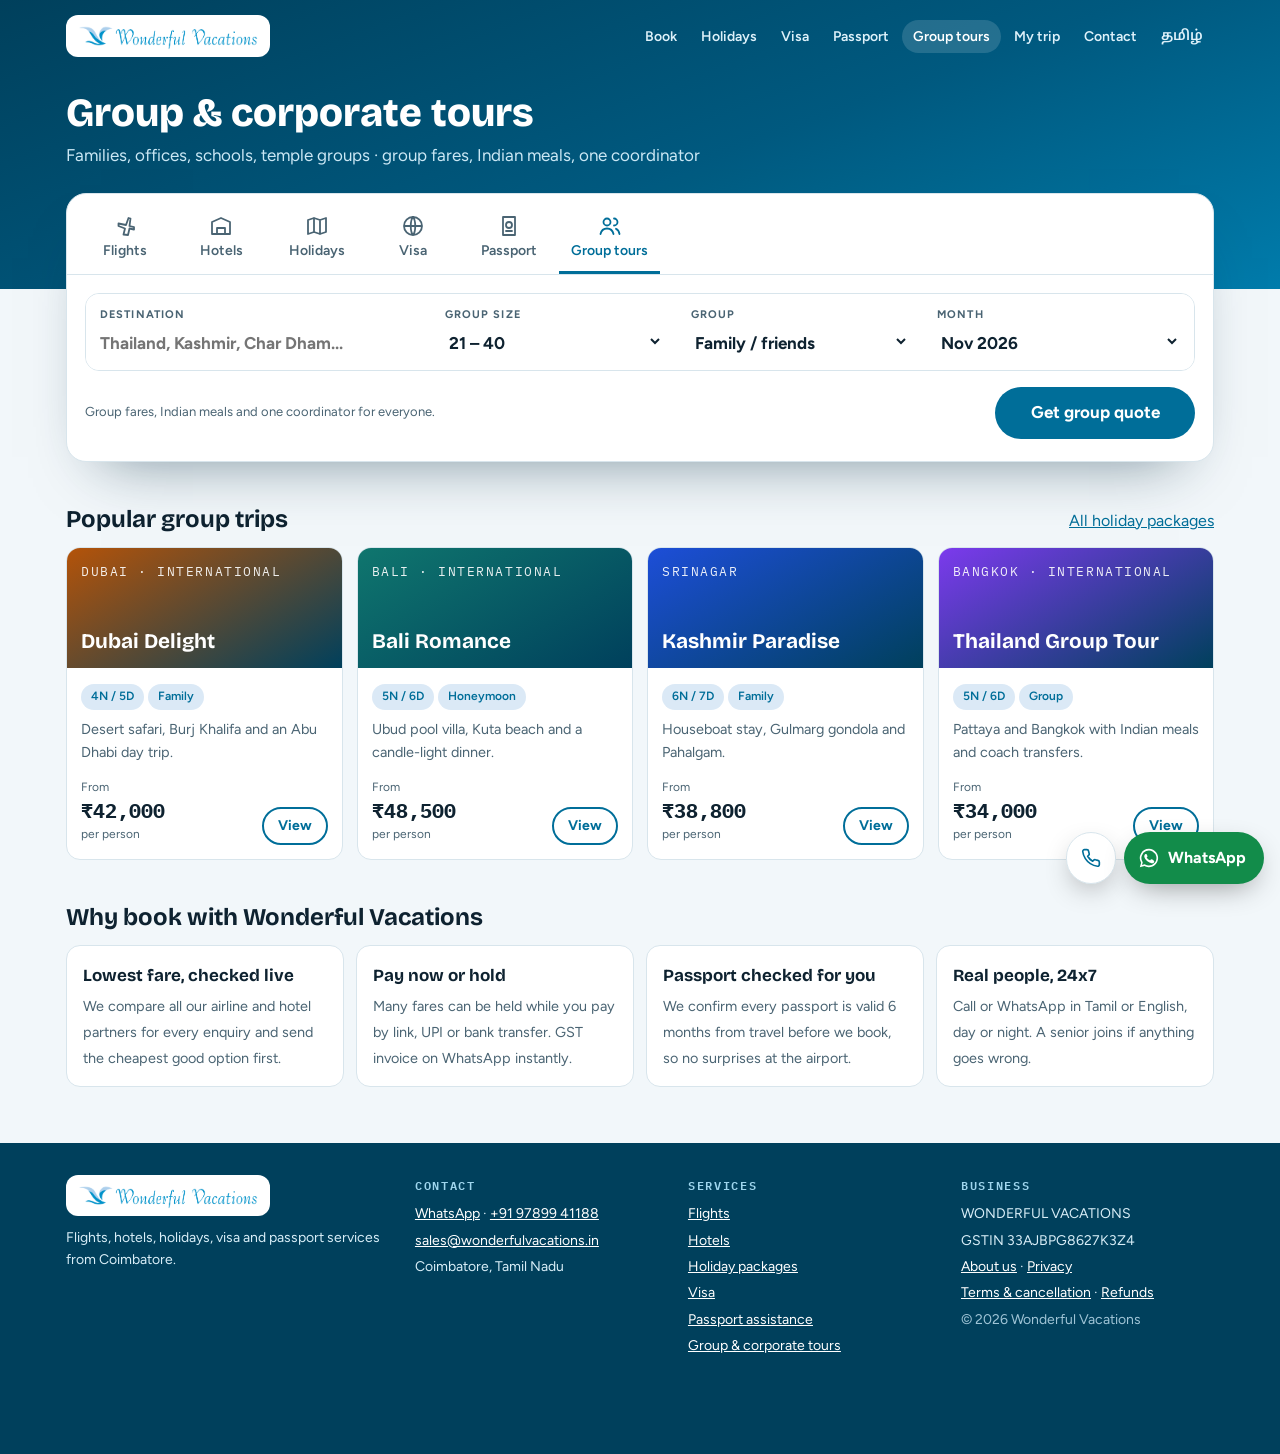
<file: groups.html>
<!doctype html>
<html lang="en">
<head>
<meta charset="utf-8">
<meta name="viewport" content="width=device-width, initial-scale=1, viewport-fit=cover">
<title>Group & corporate tours from Coimbatore | Wonderful Vacations</title>
<meta name="description" content="Group tours for families, offices, schools and temples - group fares, Indian meals and a coordinator.">
<link rel="canonical" href="https://wonderfulvacations.in/groups.html">
<meta property="og:type" content="website"><meta property="og:title" content="Group & corporate tours from Coimbatore | Wonderful Vacations"><meta property="og:description" content="Group tours for families, offices, schools and temples - group fares, Indian meals and a coordinator."><meta property="og:image" content="https://wonderfulvacations.in/wv-app-icon-512.png"><meta property="og:url" content="https://wonderfulvacations.in/groups.html">
<meta name="theme-color" content="#006E99">
<link rel="icon" href="favicon-64.png"><link rel="apple-touch-icon" href="apple-touch-icon-180.png">
<link rel="preconnect" href="https://fonts.googleapis.com"><link rel="preconnect" href="https://fonts.gstatic.com" crossorigin>
<link rel="stylesheet" href="https://fonts.googleapis.com/css2?family=Bricolage+Grotesque:opsz,wght@12..96,600;12..96,800&family=Figtree:wght@400;500;600;700&family=IBM+Plex+Mono:wght@500;600&family=Noto+Sans+Tamil:wght@400;600&display=swap">
<link rel="stylesheet" href="site.css">

</head>
<body data-tab="groups">
<a class="skip" href="#main">Skip to content</a>
<div class="band tall">
  <div class="wrap">
    <header class="top">
      <a href="index.html" class="logo-chip" aria-label="Wonderful Vacations home"><img src="wonderful-vacations-logo-full.png" alt="Wonderful Vacations" width="180" height="27"></a>
      <button class="menu-btn" id="menuBtn" type="button" aria-label="Menu" aria-expanded="false" aria-controls="mainNav"><svg viewBox="0 0 24 24" fill="none" stroke="currentColor" stroke-width="2" stroke-linecap="round"><path d="M4 6h16M4 12h16M4 18h16"/></svg></button>
      <nav id="mainNav" aria-label="Main"><a href="index.html" data-i18n="nav.book">Book</a><a href="holidays.html" data-i18n="nav.holidays">Holidays</a><a href="visa.html" data-i18n="nav.visa">Visa</a><a href="passport.html" data-i18n="nav.passport">Passport</a><a href="groups.html" aria-current="page" data-i18n="nav.groups">Group tours</a><a href="mytrip.html" data-i18n="nav.mytrip">My trip</a><a href="contact.html" data-i18n="nav.contact">Contact</a><button class="lang-btn" type="button" lang="ta">தமிழ்</button></nav>
    </header>
    
    <h1 id="pageTitle">Group &amp; corporate tours</h1>
    <p class="sub" id="pageSub">Families, offices, schools, temple groups · group fares, Indian meals, one coordinator</p>
  </div>
</div>
<main class="wrap" id="main">
<section class="console" aria-label="Search and book">
    <div class="tabs" role="tablist" aria-label="What do you want to book?"><button class="tab" role="tab" id="t-flights" aria-controls="p-flights" aria-selected="true" tabindex="0" data-tab="flights"><svg viewBox="0 0 24 24" fill="none" stroke="currentColor" stroke-width="1.8" stroke-linecap="round" stroke-linejoin="round" aria-hidden="true"><path d="M10.5 20.5l1.5-6-6.5-2.5V9.5L13 11l2.5-7 2 .5-1 7.5 4.5 1.2v2.3l-4.5-1-1.5 6.5z"/></svg><span data-i18n="tab.flights">Flights</span></button><button class="tab" role="tab" id="t-hotels" aria-controls="p-hotels" aria-selected="false" tabindex="-1" data-tab="hotels"><svg viewBox="0 0 24 24" fill="none" stroke="currentColor" stroke-width="1.8" stroke-linecap="round" stroke-linejoin="round" aria-hidden="true"><path d="M3 20V8l9-4 9 4v12M3 20h18M8 20v-6h8v6"/></svg><span data-i18n="tab.hotels">Hotels</span></button><button class="tab" role="tab" id="t-holidays" aria-controls="p-holidays" aria-selected="false" tabindex="-1" data-tab="holidays"><svg viewBox="0 0 24 24" fill="none" stroke="currentColor" stroke-width="1.8" stroke-linecap="round" stroke-linejoin="round" aria-hidden="true"><path d="M3 6l6-2 6 2 6-2v14l-6 2-6-2-6 2zM9 4v14M15 6v14"/></svg><span data-i18n="tab.holidays">Holidays</span></button><button class="tab" role="tab" id="t-visa" aria-controls="p-visa" aria-selected="false" tabindex="-1" data-tab="visa"><svg viewBox="0 0 24 24" fill="none" stroke="currentColor" stroke-width="1.8" stroke-linecap="round" stroke-linejoin="round" aria-hidden="true"><path d="M12 3a9 9 0 1 0 0 18a9 9 0 1 0 0-18zM3 12h18M12 3c3 3.5 3 14.5 0 18M12 3c-3 3.5-3 14.5 0 18"/></svg><span data-i18n="tab.visa">Visa</span></button><button class="tab" role="tab" id="t-passport" aria-controls="p-passport" aria-selected="false" tabindex="-1" data-tab="passport"><svg viewBox="0 0 24 24" fill="none" stroke="currentColor" stroke-width="1.8" stroke-linecap="round" stroke-linejoin="round" aria-hidden="true"><path d="M6 3h12v18H6zM12 8a3 3 0 1 0 0 6a3 3 0 1 0 0-6zM9 17h6"/></svg><span data-i18n="tab.passport">Passport</span></button><button class="tab" role="tab" id="t-groups" aria-controls="p-groups" aria-selected="false" tabindex="-1" data-tab="groups"><svg viewBox="0 0 24 24" fill="none" stroke="currentColor" stroke-width="1.8" stroke-linecap="round" stroke-linejoin="round" aria-hidden="true"><path d="M9 4.5a3.5 3.5 0 1 0 0 7a3.5 3.5 0 1 0 0-7zM2.5 20c.8-3.5 3.4-5.5 6.5-5.5s5.7 2 6.5 5.5M16 4.5a3.5 3.5 0 0 1 0 7M18 14.8c1.8.7 3 2.5 3.5 5.2"/></svg><span data-i18n="tab.groups">Group tours</span></button></div>
    <div class="panel" id="p-flights" data-panel="flights" role="tabpanel" aria-labelledby="t-flights">
      <div class="chips" role="group" aria-label="Trip type"><button class="chip" type="button" data-trip="oneway" aria-pressed="false">One way</button><button class="chip" type="button" data-trip="round" aria-pressed="true">Round trip</button><button class="chip" type="button" data-trip="multi" aria-pressed="false">Multi-city</button></div>
      <div class="fields g5">
        <div class="fld"><label for="fFrom">From</label><select id="fFrom" style="padding-right:40px"></select><button class="swap" type="button" id="swap" aria-label="Swap from and to">⇄</button></div>
        <div class="fld"><label for="fTo">To</label><select id="fTo"></select></div>
        <div class="fld"><label for="fDep">Departure</label><input id="fDep" type="date"></div>
        <div class="fld"><label for="fRet">Return</label><input id="fRet" type="date"></div>
        <div class="fld"><label for="fPax">Travellers &amp; class</label><select id="fPax"><option value="1|Economy">1 · Economy</option><option value="2|Economy" selected>2 · Economy</option><option value="3|Economy">3 · Economy</option><option value="4|Economy">4 · Economy</option><option value="5|Economy">5 · Economy</option><option value="6|Economy">6 · Economy</option><option value="2|Premium economy">2 · Premium economy</option><option value="1|Business">1 · Business</option><option value="2|Business">2 · Business</option></select></div>
      </div>
      <div class="search-row"><p class="fine">We compare one-way, return and split fares across all our airline partners.</p><button class="btn btn-primary" type="button" id="goFlights" data-i18n="btn.flights">Get best fares</button></div>
    </div>
    <div class="panel" id="p-hotels" data-panel="hotels" role="tabpanel" aria-labelledby="t-hotels" hidden>
      <div class="chips" role="group" aria-label="Stay near"><span class="fine">Stay near:</span><button class="chip" type="button" data-near="Indian restaurant" aria-pressed="false">Indian restaurant</button><button class="chip" type="button" data-near="Metro" aria-pressed="false">Metro</button><button class="chip" type="button" data-near="Airport" aria-pressed="false">Airport</button><button class="chip" type="button" data-near="Beach" aria-pressed="false">Beach</button><button class="chip" type="button" data-near="Temple" aria-pressed="false">Temple</button></div>
      <div class="fields g4">
        <div class="fld"><label for="hCity">City or area</label><input id="hCity" list="cities" placeholder="Dubai, Ooty, Munnar..."><datalist id="cities"><option value="Dubai"><option value="Singapore"><option value="Bangkok"><option value="Bali"><option value="Kuala Lumpur"><option value="Maldives"><option value="Munnar"><option value="Ooty"><option value="Kodaikanal"><option value="Goa"><option value="Coorg"><option value="Chennai"><option value="Bengaluru"></datalist></div>
        <div class="fld"><label for="hIn">Check-in</label><input id="hIn" type="date"></div>
        <div class="fld"><label for="hOut">Check-out</label><input id="hOut" type="date"></div>
        <div class="fld"><label for="hRooms">Rooms &amp; guests</label><select id="hRooms"><option>1 room · 2 adults</option><option>1 room · 2 adults, 1 child</option><option>1 room · 1 adult</option><option>2 rooms · 4 adults</option><option>3 rooms · 6 adults</option></select></div>
      </div>
      <div class="chips" style="margin-top:12px"><label class="fine" for="hStar">Category</label><select id="hStar" class="chip"><option>3 star</option><option selected>4 star</option><option>5 star</option><option>Budget</option><option>Luxury</option></select></div>
      <div class="search-row"><p class="fine">Only hotels with good guest ratings · new hotels marked clearly.</p><button class="btn btn-primary" type="button" id="goHotels" data-i18n="btn.hotels">Find hotels</button></div>
    </div>
    <div class="panel" id="p-holidays" data-panel="holidays" role="tabpanel" aria-labelledby="t-holidays" hidden>
      <div class="chips" role="group" aria-label="Trip style"><button class="chip" type="button" data-style="All" aria-pressed="true">All</button><button class="chip" type="button" data-style="Family" aria-pressed="false">Family</button><button class="chip" type="button" data-style="Honeymoon" aria-pressed="false">Honeymoon</button><button class="chip" type="button" data-style="Group" aria-pressed="false">Group</button><button class="chip" type="button" data-style="Pilgrimage" aria-pressed="false">Pilgrimage</button><button class="chip" type="button" data-style="Adventure" aria-pressed="false">Adventure</button></div>
      <div class="fields g3">
        <div class="fld"><label for="pDest">Destination</label><select id="pDest"><option value="">Any destination</option></select></div>
        <div class="fld"><label for="pMonth">Month</label><select id="pMonth"><option>Nov 2026</option><option>Dec 2026</option><option>Jan 2027</option><option>Feb 2027</option><option>Mar 2027</option><option>Apr 2027</option><option>May 2027</option><option>Jun 2027</option></select></div>
        <div class="fld"><label for="pPax">Travellers</label><select id="pPax"><option value="2">2 adults</option><option value="3">2 adults, 1 child</option><option value="4">4 adults</option><option value="1">1 adult</option></select></div>
      </div>
      <div class="search-row"><p class="fine">Every package can be changed: dates, hotels, days.</p><button class="btn btn-primary" type="button" id="goHolidays" data-i18n="btn.holidays">See holidays</button></div>
    </div>
    <div class="panel" id="p-visa" data-panel="visa" role="tabpanel" aria-labelledby="t-visa" hidden>
      <div class="fields g3">
        <div class="fld"><label for="vCountry">Country</label><select id="vCountry"></select></div>
        <div class="fld"><label for="vDate">Travel date</label><input id="vDate" type="date"></div>
        <div class="fld"><label for="vPax">Applicants</label><select id="vPax"><option value="1">1</option><option value="2" selected>2</option><option value="3">3</option><option value="4">4</option><option value="5">5+</option></select></div>
      </div>
      <div class="search-row"><p class="fine">Passport must be valid at least 6 months from your travel date.</p><button class="btn btn-primary" type="button" id="goVisa" data-i18n="btn.visa">Check visa</button></div>
    </div>
    <div class="panel" id="p-passport" data-panel="passport" role="tabpanel" aria-labelledby="t-passport" hidden>
      <div class="fields g3">
        <div class="fld"><label for="ppType">Service</label><select id="ppType"><option>Fresh passport</option><option>Re-issue · expired / expiring</option><option>Re-issue · pages full</option><option>Re-issue · change of details</option><option>Re-issue · lost / damaged</option></select></div>
        <div class="fld"><label for="ppSpeed">Scheme</label><select id="ppSpeed"><option>Normal</option><option>Tatkaal</option></select></div>
        <div class="fld"><label for="ppCity">Nearest office</label><select id="ppCity"><option>PSK Coimbatore</option><option>POPSK Tiruppur</option><option>POPSK Erode</option><option>POPSK Pollachi</option><option>Other</option></select></div>
      </div>
      <div class="search-row"><p class="fine">We fill the form with you, you approve it, then we book the earliest appointment you choose.</p><button class="btn btn-primary" type="button" id="goPassport" data-i18n="btn.passport">Start application</button></div>
    </div>
    <div class="panel" id="p-groups" data-panel="groups" role="tabpanel" aria-labelledby="t-groups" hidden>
      <div class="fields g4">
        <div class="fld"><label for="gDest">Destination</label><input id="gDest" placeholder="Thailand, Kashmir, Char Dham..."></div>
        <div class="fld"><label for="gSize">Group size</label><select id="gSize"><option>10 – 20</option><option selected>21 – 40</option><option>41 – 80</option><option>80+</option></select></div>
        <div class="fld"><label for="gType">Group</label><select id="gType"><option>Family / friends</option><option>Office / corporate</option><option>School / college</option><option>Temple / pilgrimage</option></select></div>
        <div class="fld"><label for="gMonth">Month</label><select id="gMonth"><option>Nov 2026</option><option>Dec 2026</option><option>Jan 2027</option><option>Feb 2027</option><option>Mar 2027</option><option>Apr 2027</option><option>May 2027</option><option>Jun 2027</option></select></div>
      </div>
      <div class="search-row"><p class="fine">Group fares, Indian meals and one coordinator for everyone.</p><button class="btn btn-primary" type="button" id="goGroups" data-i18n="btn.groups">Get group quote</button></div>
    </div>
  </section><section class="sect"><div class="sect-head"><h2 data-i18n="popular">Popular group trips</h2><a href="holidays.html" data-i18n="all.packages">All holiday packages</a></div><div class="cards" id="packGrid" data-limit="4"></div></section><section class="sect"><h2 data-i18n="why.title">Why book with Wonderful Vacations</h2><div class="why">
  <div><b>Lowest fare, checked live</b><span>We compare all our airline and hotel partners for every enquiry and send the cheapest good option first.</span></div>
  <div><b>Pay now or hold</b><span>Many fares can be held while you pay by link, UPI or bank transfer. GST invoice on WhatsApp instantly.</span></div>
  <div><b>Passport checked for you</b><span>We confirm every passport is valid 6 months from travel before we book, so no surprises at the airport.</span></div>
  <div><b>Real people, 24x7</b><span>Call or WhatsApp in Tamil or English, day or night. A senior joins if anything goes wrong.</span></div>
</div></section>
</main>
<footer>
  <div class="wrap">
    <div><span class="logo-chip"><img src="wonderful-vacations-logo-full.png" alt="Wonderful Vacations" width="180" height="27" loading="lazy"></span><p style="margin-top:10px">Flights, hotels, holidays, visa and passport services from Coimbatore.</p></div>
    <div><h4>CONTACT</h4><ul><li><a data-wa href="contact.html">WhatsApp</a> · <a data-tel href="contact.html" data-c="phone">Call us</a></li><li><a data-mail href="contact.html">Email us</a></li><li data-c="address">Coimbatore, Tamil Nadu</li></ul></div>
    <div><h4>SERVICES</h4><ul><li><a href="flights.html">Flights</a></li><li><a href="hotels.html">Hotels</a></li><li><a href="holidays.html">Holiday packages</a></li><li><a href="visa.html">Visa</a></li><li><a href="passport.html">Passport assistance</a></li><li><a href="groups.html">Group &amp; corporate tours</a></li></ul></div>
    <div><h4>BUSINESS</h4><ul><li>WONDERFUL VACATIONS</li><li>GSTIN <span data-c="gstin">33AJBPG8627K3Z4</span></li><li><a href="about.html">About us</a> · <a href="privacy.html">Privacy</a></li><li><a href="terms.html">Terms &amp; cancellation</a> · <a href="refund.html">Refunds</a></li><li style="color:#9FC4D6">© <span id="yr"></span> Wonderful Vacations</li></ul></div>
  </div>
</footer>
<div class="fab"><a class="call" data-tel href="contact.html" aria-label="Call us"><svg width="20" height="20" viewBox="0 0 24 24" fill="none" stroke="currentColor" stroke-width="2" stroke-linecap="round" stroke-linejoin="round" aria-hidden="true"><path d="M22 16.9v3a2 2 0 0 1-2.2 2 19.8 19.8 0 0 1-8.6-3.1 19.5 19.5 0 0 1-6-6A19.8 19.8 0 0 1 2.1 4.2 2 2 0 0 1 4.1 2h3a2 2 0 0 1 2 1.7c.1 1 .4 1.9.7 2.8a2 2 0 0 1-.5 2.1L8 9.9a16 16 0 0 0 6 6l1.3-1.3a2 2 0 0 1 2.1-.4c.9.3 1.8.6 2.8.7a2 2 0 0 1 1.7 2z"/></svg></a><a class="wa" data-wa href="contact.html"><svg width="22" height="22" viewBox="0 0 24 24" fill="currentColor" aria-hidden="true"><path d="M12 2a10 10 0 0 0-8.6 15.1L2 22l5-1.3A10 10 0 1 0 12 2zm0 18.2c-1.5 0-3-.4-4.3-1.2l-.3-.2-3 .8.8-2.9-.2-.3A8.2 8.2 0 1 1 12 20.2zm4.5-6.1c-.2-.1-1.5-.7-1.7-.8s-.4-.1-.6.1-.7.8-.8 1-.3.2-.5.1a6.7 6.7 0 0 1-3.3-2.9c-.2-.4.2-.4.7-1.3.1-.2 0-.3 0-.4l-.8-1.8c-.2-.5-.4-.4-.6-.4h-.5a1 1 0 0 0-.7.3 3 3 0 0 0-.9 2.2 5.2 5.2 0 0 0 1.1 2.8 11.9 11.9 0 0 0 4.6 4c1.7.7 2.4.8 3.2.7.5-.1 1.5-.6 1.8-1.2s.2-1.1.1-1.2l-.4-.2z"/></svg><span data-i18n="wa.chat">WhatsApp</span></a></div>
<div id="drawerBg" class="drawer-bg" hidden></div>
<aside id="drawer" class="drawer" role="dialog" aria-modal="true" aria-labelledby="dTitle" tabindex="-1" hidden></aside>
<script src="config.js"></script>
<script src="packages-fallback.js"></script>
<script src="site.js"></script>
</body>
</html>
</file>
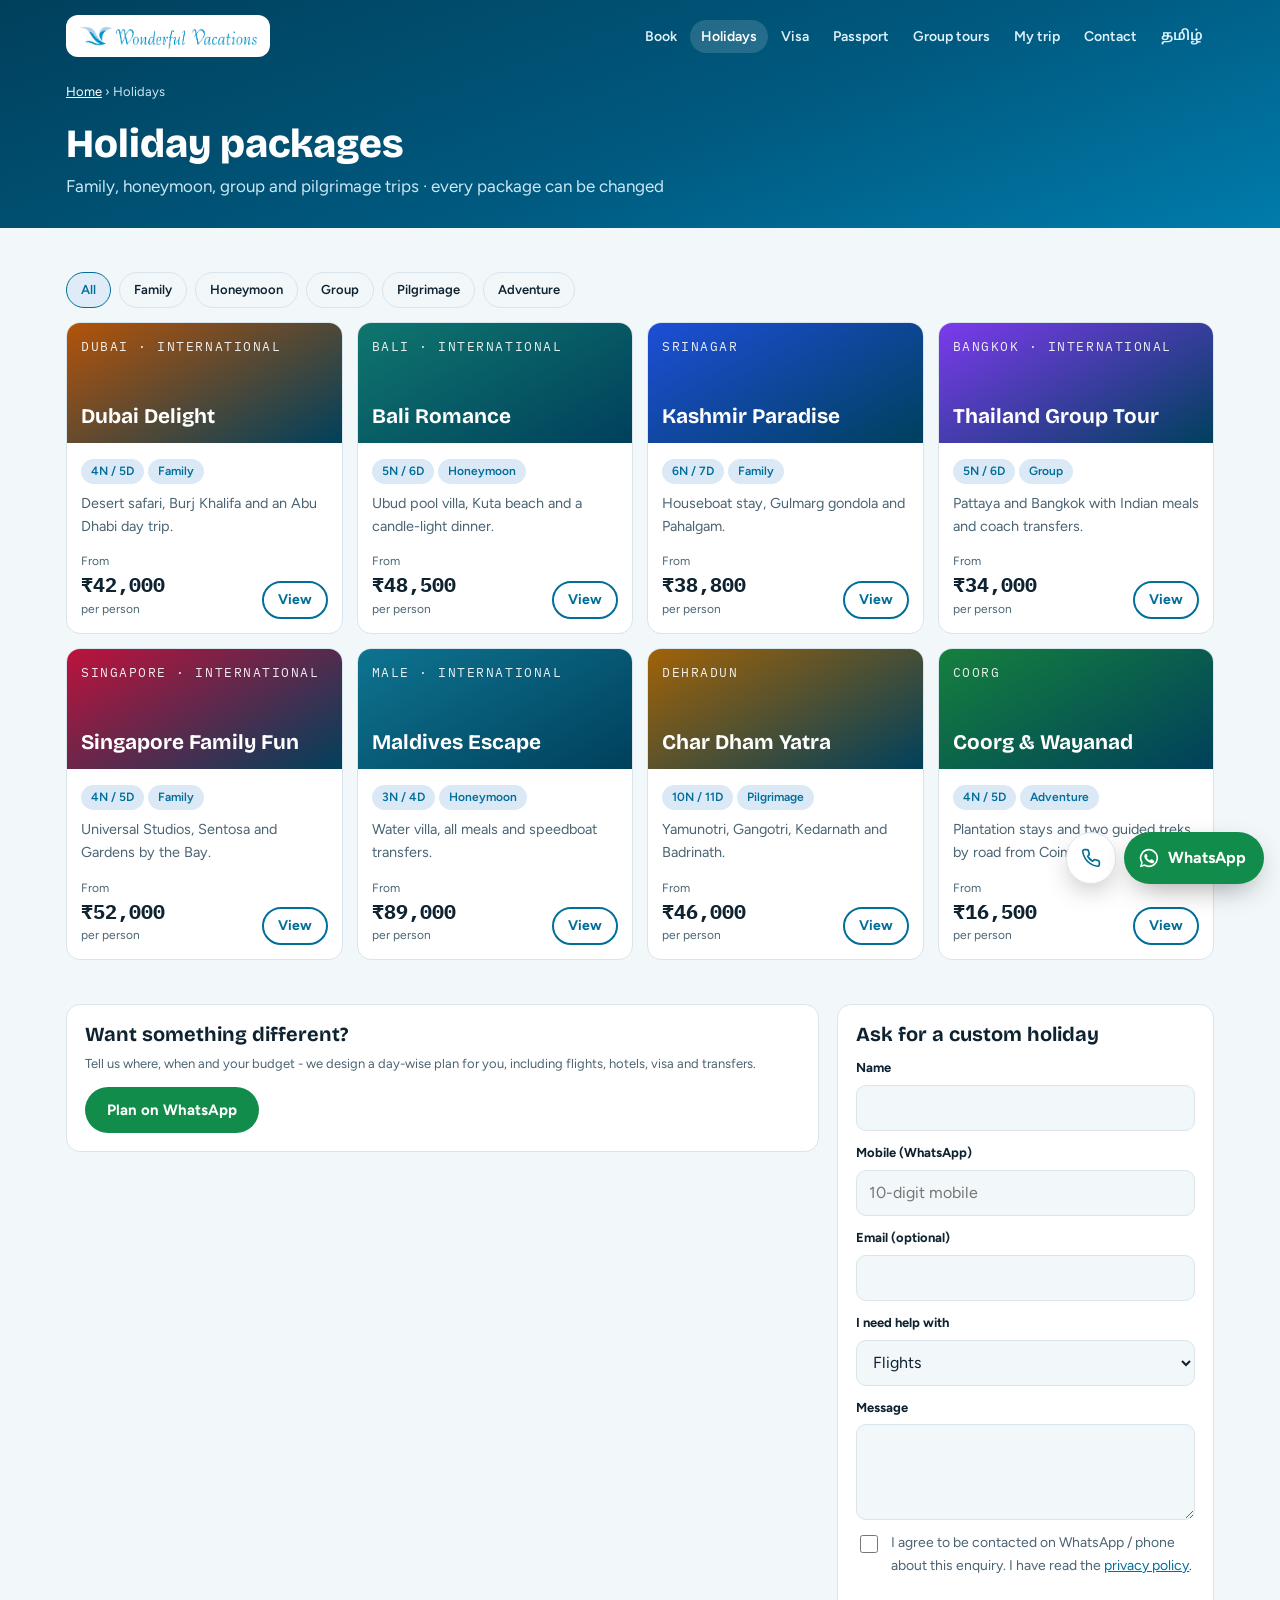
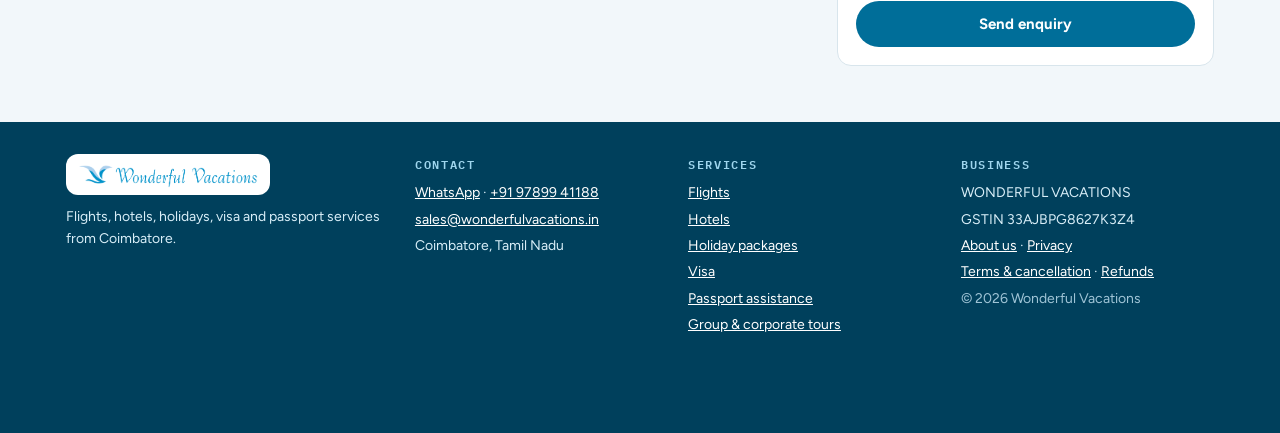
<file: holidays.html>
<!doctype html>
<html lang="en">
<head>
<meta charset="utf-8">
<meta name="viewport" content="width=device-width, initial-scale=1, viewport-fit=cover">
<title>Holiday packages from Coimbatore - Dubai, Bali, Kashmir, Singapore | Wonderful Vacations</title>
<meta name="description" content="Family, honeymoon, group and pilgrimage holiday packages from Coimbatore with day-wise plans. Every package can be customised.">
<link rel="canonical" href="https://wonderfulvacations.in/holidays.html">
<meta property="og:type" content="website"><meta property="og:title" content="Holiday packages from Coimbatore - Dubai, Bali, Kashmir, Singapore | Wonderful Vacations"><meta property="og:description" content="Family, honeymoon, group and pilgrimage holiday packages from Coimbatore with day-wise plans. Every package can be customised."><meta property="og:image" content="https://wonderfulvacations.in/wv-app-icon-512.png"><meta property="og:url" content="https://wonderfulvacations.in/holidays.html">
<meta name="theme-color" content="#006E99">
<link rel="icon" href="favicon-64.png"><link rel="apple-touch-icon" href="apple-touch-icon-180.png">
<link rel="preconnect" href="https://fonts.googleapis.com"><link rel="preconnect" href="https://fonts.gstatic.com" crossorigin>
<link rel="stylesheet" href="https://fonts.googleapis.com/css2?family=Bricolage+Grotesque:opsz,wght@12..96,600;12..96,800&family=Figtree:wght@400;500;600;700&family=IBM+Plex+Mono:wght@500;600&family=Noto+Sans+Tamil:wght@400;600&display=swap">
<link rel="stylesheet" href="site.css">

</head>
<body data-page="holidays">
<a class="skip" href="#main">Skip to content</a>
<div class="band">
  <div class="wrap">
    <header class="top">
      <a href="index.html" class="logo-chip" aria-label="Wonderful Vacations home"><img src="wonderful-vacations-logo-full.png" alt="Wonderful Vacations" width="180" height="27"></a>
      <button class="menu-btn" id="menuBtn" type="button" aria-label="Menu" aria-expanded="false" aria-controls="mainNav"><svg viewBox="0 0 24 24" fill="none" stroke="currentColor" stroke-width="2" stroke-linecap="round"><path d="M4 6h16M4 12h16M4 18h16"/></svg></button>
      <nav id="mainNav" aria-label="Main"><a href="index.html" data-i18n="nav.book">Book</a><a href="holidays.html" aria-current="page" data-i18n="nav.holidays">Holidays</a><a href="visa.html" data-i18n="nav.visa">Visa</a><a href="passport.html" data-i18n="nav.passport">Passport</a><a href="groups.html" data-i18n="nav.groups">Group tours</a><a href="mytrip.html" data-i18n="nav.mytrip">My trip</a><a href="contact.html" data-i18n="nav.contact">Contact</a><button class="lang-btn" type="button" lang="ta">தமிழ்</button></nav>
    </header>
    <p class="crumbs"><a href="index.html">Home</a> › Holidays</p>
    <h1 id="pageTitle">Holiday packages</h1>
    <p class="sub" id="pageSub">Family, honeymoon, group and pilgrimage trips · every package can be changed</p>
  </div>
</div>
<main class="wrap" id="main">
<section class="sect"><div class="chips" role="group" aria-label="Trip style"><button class="chip" type="button" data-style="All" aria-pressed="true">All</button><button class="chip" type="button" data-style="Family" aria-pressed="false">Family</button><button class="chip" type="button" data-style="Honeymoon" aria-pressed="false">Honeymoon</button><button class="chip" type="button" data-style="Group" aria-pressed="false">Group</button><button class="chip" type="button" data-style="Pilgrimage" aria-pressed="false">Pilgrimage</button><button class="chip" type="button" data-style="Adventure" aria-pressed="false">Adventure</button></div><div class="cards" id="packGrid"></div></section><section class="sect"><div class="two"><div class="card"><h2 style="font-size:1.25rem">Want something different?</h2><p class="fine" style="margin-top:8px">Tell us where, when and your budget - we design a day-wise plan for you, including flights, hotels, visa and transfers.</p><p style="margin-top:12px"><a class="btn btn-wa" data-wa="Hi, I want a custom holiday plan">Plan on WhatsApp</a></p></div><div class="card"><h2 style="font-size:1.25rem;margin-bottom:12px">Ask for a custom holiday</h2><form class="form" id="contactForm" novalidate></form></div></div></section>
</main>
<footer>
  <div class="wrap">
    <div><span class="logo-chip"><img src="wonderful-vacations-logo-full.png" alt="Wonderful Vacations" width="180" height="27" loading="lazy"></span><p style="margin-top:10px">Flights, hotels, holidays, visa and passport services from Coimbatore.</p></div>
    <div><h4>CONTACT</h4><ul><li><a data-wa href="contact.html">WhatsApp</a> · <a data-tel href="contact.html" data-c="phone">Call us</a></li><li><a data-mail href="contact.html">Email us</a></li><li data-c="address">Coimbatore, Tamil Nadu</li></ul></div>
    <div><h4>SERVICES</h4><ul><li><a href="flights.html">Flights</a></li><li><a href="hotels.html">Hotels</a></li><li><a href="holidays.html">Holiday packages</a></li><li><a href="visa.html">Visa</a></li><li><a href="passport.html">Passport assistance</a></li><li><a href="groups.html">Group &amp; corporate tours</a></li></ul></div>
    <div><h4>BUSINESS</h4><ul><li>WONDERFUL VACATIONS</li><li>GSTIN <span data-c="gstin">33AJBPG8627K3Z4</span></li><li><a href="about.html">About us</a> · <a href="privacy.html">Privacy</a></li><li><a href="terms.html">Terms &amp; cancellation</a> · <a href="refund.html">Refunds</a></li><li style="color:#9FC4D6">© <span id="yr"></span> Wonderful Vacations</li></ul></div>
  </div>
</footer>
<div class="fab"><a class="call" data-tel href="contact.html" aria-label="Call us"><svg width="20" height="20" viewBox="0 0 24 24" fill="none" stroke="currentColor" stroke-width="2" stroke-linecap="round" stroke-linejoin="round" aria-hidden="true"><path d="M22 16.9v3a2 2 0 0 1-2.2 2 19.8 19.8 0 0 1-8.6-3.1 19.5 19.5 0 0 1-6-6A19.8 19.8 0 0 1 2.1 4.2 2 2 0 0 1 4.1 2h3a2 2 0 0 1 2 1.7c.1 1 .4 1.9.7 2.8a2 2 0 0 1-.5 2.1L8 9.9a16 16 0 0 0 6 6l1.3-1.3a2 2 0 0 1 2.1-.4c.9.3 1.8.6 2.8.7a2 2 0 0 1 1.7 2z"/></svg></a><a class="wa" data-wa href="contact.html"><svg width="22" height="22" viewBox="0 0 24 24" fill="currentColor" aria-hidden="true"><path d="M12 2a10 10 0 0 0-8.6 15.1L2 22l5-1.3A10 10 0 1 0 12 2zm0 18.2c-1.5 0-3-.4-4.3-1.2l-.3-.2-3 .8.8-2.9-.2-.3A8.2 8.2 0 1 1 12 20.2zm4.5-6.1c-.2-.1-1.5-.7-1.7-.8s-.4-.1-.6.1-.7.8-.8 1-.3.2-.5.1a6.7 6.7 0 0 1-3.3-2.9c-.2-.4.2-.4.7-1.3.1-.2 0-.3 0-.4l-.8-1.8c-.2-.5-.4-.4-.6-.4h-.5a1 1 0 0 0-.7.3 3 3 0 0 0-.9 2.2 5.2 5.2 0 0 0 1.1 2.8 11.9 11.9 0 0 0 4.6 4c1.7.7 2.4.8 3.2.7.5-.1 1.5-.6 1.8-1.2s.2-1.1.1-1.2l-.4-.2z"/></svg><span data-i18n="wa.chat">WhatsApp</span></a></div>
<div id="drawerBg" class="drawer-bg" hidden></div>
<aside id="drawer" class="drawer" role="dialog" aria-modal="true" aria-labelledby="dTitle" tabindex="-1" hidden></aside>
<script src="config.js"></script>
<script src="packages-fallback.js"></script>
<script src="site.js"></script>
</body>
</html>
</file>
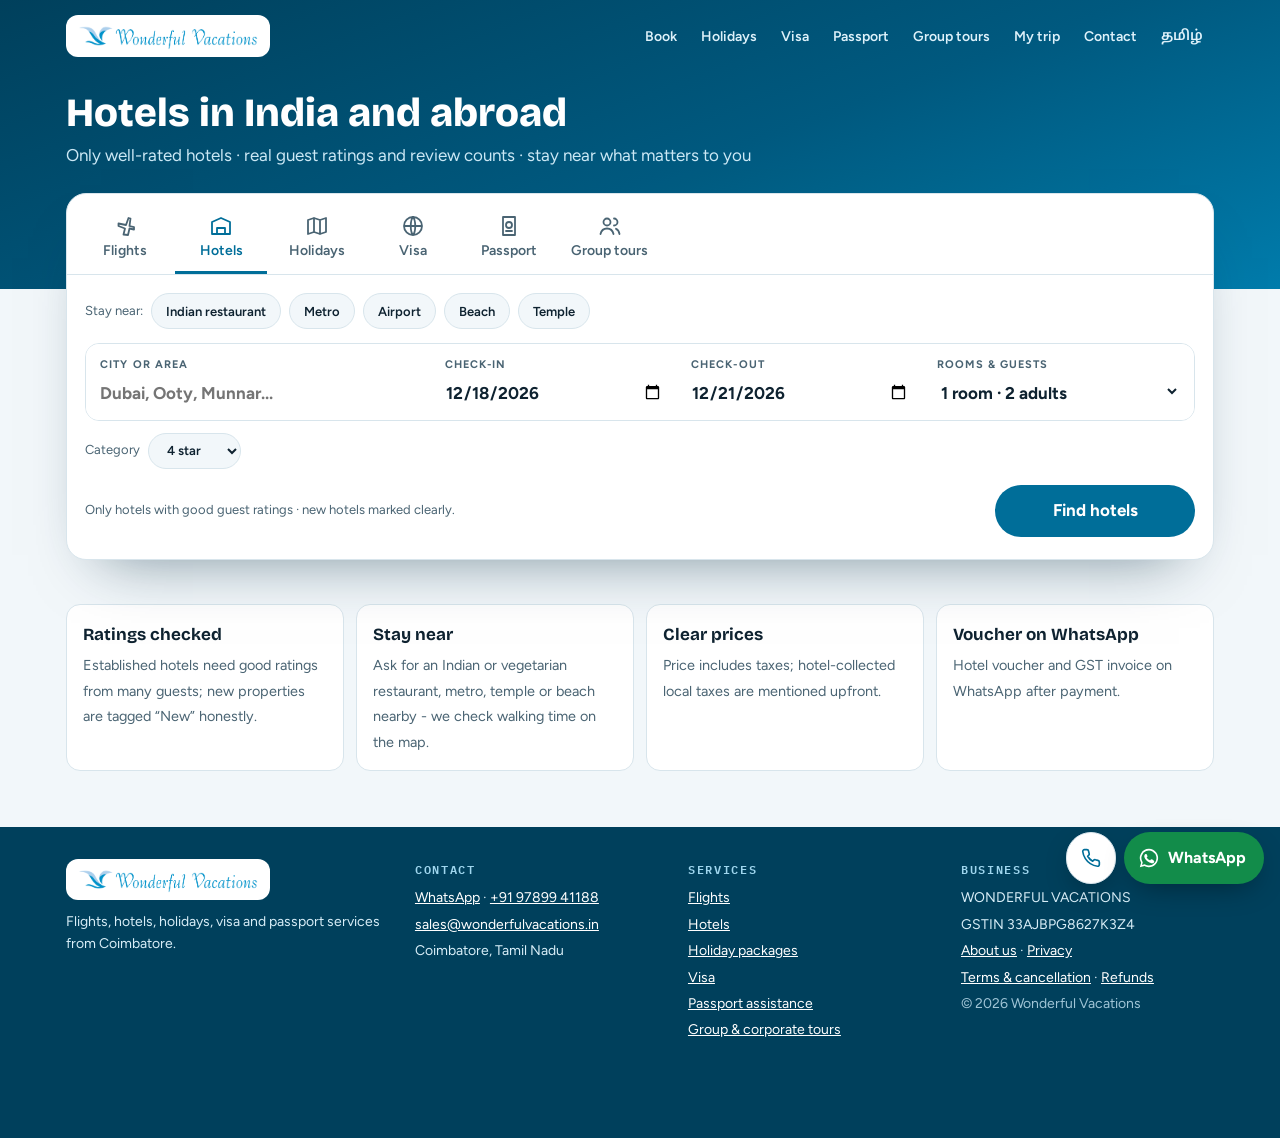
<file: hotels.html>
<!doctype html>
<html lang="en">
<head>
<meta charset="utf-8">
<meta name="viewport" content="width=device-width, initial-scale=1, viewport-fit=cover">
<title>Hotel booking - India & abroad | Wonderful Vacations Coimbatore</title>
<meta name="description" content="Well-rated hotels in Dubai, Singapore, Bangkok, Bali, Munnar, Ooty and more. Stay near Indian restaurants, metro or beach.">
<link rel="canonical" href="https://wonderfulvacations.in/hotels.html">
<meta property="og:type" content="website"><meta property="og:title" content="Hotel booking - India & abroad | Wonderful Vacations Coimbatore"><meta property="og:description" content="Well-rated hotels in Dubai, Singapore, Bangkok, Bali, Munnar, Ooty and more. Stay near Indian restaurants, metro or beach."><meta property="og:image" content="https://wonderfulvacations.in/wv-app-icon-512.png"><meta property="og:url" content="https://wonderfulvacations.in/hotels.html">
<meta name="theme-color" content="#006E99">
<link rel="icon" href="favicon-64.png"><link rel="apple-touch-icon" href="apple-touch-icon-180.png">
<link rel="preconnect" href="https://fonts.googleapis.com"><link rel="preconnect" href="https://fonts.gstatic.com" crossorigin>
<link rel="stylesheet" href="https://fonts.googleapis.com/css2?family=Bricolage+Grotesque:opsz,wght@12..96,600;12..96,800&family=Figtree:wght@400;500;600;700&family=IBM+Plex+Mono:wght@500;600&family=Noto+Sans+Tamil:wght@400;600&display=swap">
<link rel="stylesheet" href="site.css">

</head>
<body data-tab="hotels">
<a class="skip" href="#main">Skip to content</a>
<div class="band tall">
  <div class="wrap">
    <header class="top">
      <a href="index.html" class="logo-chip" aria-label="Wonderful Vacations home"><img src="wonderful-vacations-logo-full.png" alt="Wonderful Vacations" width="180" height="27"></a>
      <button class="menu-btn" id="menuBtn" type="button" aria-label="Menu" aria-expanded="false" aria-controls="mainNav"><svg viewBox="0 0 24 24" fill="none" stroke="currentColor" stroke-width="2" stroke-linecap="round"><path d="M4 6h16M4 12h16M4 18h16"/></svg></button>
      <nav id="mainNav" aria-label="Main"><a href="index.html" data-i18n="nav.book">Book</a><a href="holidays.html" data-i18n="nav.holidays">Holidays</a><a href="visa.html" data-i18n="nav.visa">Visa</a><a href="passport.html" data-i18n="nav.passport">Passport</a><a href="groups.html" data-i18n="nav.groups">Group tours</a><a href="mytrip.html" data-i18n="nav.mytrip">My trip</a><a href="contact.html" data-i18n="nav.contact">Contact</a><button class="lang-btn" type="button" lang="ta">தமிழ்</button></nav>
    </header>
    
    <h1 id="pageTitle">Hotels in India and abroad</h1>
    <p class="sub" id="pageSub">Only well-rated hotels · real guest ratings and review counts · stay near what matters to you</p>
  </div>
</div>
<main class="wrap" id="main">
<section class="console" aria-label="Search and book">
    <div class="tabs" role="tablist" aria-label="What do you want to book?"><button class="tab" role="tab" id="t-flights" aria-controls="p-flights" aria-selected="true" tabindex="0" data-tab="flights"><svg viewBox="0 0 24 24" fill="none" stroke="currentColor" stroke-width="1.8" stroke-linecap="round" stroke-linejoin="round" aria-hidden="true"><path d="M10.5 20.5l1.5-6-6.5-2.5V9.5L13 11l2.5-7 2 .5-1 7.5 4.5 1.2v2.3l-4.5-1-1.5 6.5z"/></svg><span data-i18n="tab.flights">Flights</span></button><button class="tab" role="tab" id="t-hotels" aria-controls="p-hotels" aria-selected="false" tabindex="-1" data-tab="hotels"><svg viewBox="0 0 24 24" fill="none" stroke="currentColor" stroke-width="1.8" stroke-linecap="round" stroke-linejoin="round" aria-hidden="true"><path d="M3 20V8l9-4 9 4v12M3 20h18M8 20v-6h8v6"/></svg><span data-i18n="tab.hotels">Hotels</span></button><button class="tab" role="tab" id="t-holidays" aria-controls="p-holidays" aria-selected="false" tabindex="-1" data-tab="holidays"><svg viewBox="0 0 24 24" fill="none" stroke="currentColor" stroke-width="1.8" stroke-linecap="round" stroke-linejoin="round" aria-hidden="true"><path d="M3 6l6-2 6 2 6-2v14l-6 2-6-2-6 2zM9 4v14M15 6v14"/></svg><span data-i18n="tab.holidays">Holidays</span></button><button class="tab" role="tab" id="t-visa" aria-controls="p-visa" aria-selected="false" tabindex="-1" data-tab="visa"><svg viewBox="0 0 24 24" fill="none" stroke="currentColor" stroke-width="1.8" stroke-linecap="round" stroke-linejoin="round" aria-hidden="true"><path d="M12 3a9 9 0 1 0 0 18a9 9 0 1 0 0-18zM3 12h18M12 3c3 3.5 3 14.5 0 18M12 3c-3 3.5-3 14.5 0 18"/></svg><span data-i18n="tab.visa">Visa</span></button><button class="tab" role="tab" id="t-passport" aria-controls="p-passport" aria-selected="false" tabindex="-1" data-tab="passport"><svg viewBox="0 0 24 24" fill="none" stroke="currentColor" stroke-width="1.8" stroke-linecap="round" stroke-linejoin="round" aria-hidden="true"><path d="M6 3h12v18H6zM12 8a3 3 0 1 0 0 6a3 3 0 1 0 0-6zM9 17h6"/></svg><span data-i18n="tab.passport">Passport</span></button><button class="tab" role="tab" id="t-groups" aria-controls="p-groups" aria-selected="false" tabindex="-1" data-tab="groups"><svg viewBox="0 0 24 24" fill="none" stroke="currentColor" stroke-width="1.8" stroke-linecap="round" stroke-linejoin="round" aria-hidden="true"><path d="M9 4.5a3.5 3.5 0 1 0 0 7a3.5 3.5 0 1 0 0-7zM2.5 20c.8-3.5 3.4-5.5 6.5-5.5s5.7 2 6.5 5.5M16 4.5a3.5 3.5 0 0 1 0 7M18 14.8c1.8.7 3 2.5 3.5 5.2"/></svg><span data-i18n="tab.groups">Group tours</span></button></div>
    <div class="panel" id="p-flights" data-panel="flights" role="tabpanel" aria-labelledby="t-flights">
      <div class="chips" role="group" aria-label="Trip type"><button class="chip" type="button" data-trip="oneway" aria-pressed="false">One way</button><button class="chip" type="button" data-trip="round" aria-pressed="true">Round trip</button><button class="chip" type="button" data-trip="multi" aria-pressed="false">Multi-city</button></div>
      <div class="fields g5">
        <div class="fld"><label for="fFrom">From</label><select id="fFrom" style="padding-right:40px"></select><button class="swap" type="button" id="swap" aria-label="Swap from and to">⇄</button></div>
        <div class="fld"><label for="fTo">To</label><select id="fTo"></select></div>
        <div class="fld"><label for="fDep">Departure</label><input id="fDep" type="date"></div>
        <div class="fld"><label for="fRet">Return</label><input id="fRet" type="date"></div>
        <div class="fld"><label for="fPax">Travellers &amp; class</label><select id="fPax"><option value="1|Economy">1 · Economy</option><option value="2|Economy" selected>2 · Economy</option><option value="3|Economy">3 · Economy</option><option value="4|Economy">4 · Economy</option><option value="5|Economy">5 · Economy</option><option value="6|Economy">6 · Economy</option><option value="2|Premium economy">2 · Premium economy</option><option value="1|Business">1 · Business</option><option value="2|Business">2 · Business</option></select></div>
      </div>
      <div class="search-row"><p class="fine">We compare one-way, return and split fares across all our airline partners.</p><button class="btn btn-primary" type="button" id="goFlights" data-i18n="btn.flights">Get best fares</button></div>
    </div>
    <div class="panel" id="p-hotels" data-panel="hotels" role="tabpanel" aria-labelledby="t-hotels" hidden>
      <div class="chips" role="group" aria-label="Stay near"><span class="fine">Stay near:</span><button class="chip" type="button" data-near="Indian restaurant" aria-pressed="false">Indian restaurant</button><button class="chip" type="button" data-near="Metro" aria-pressed="false">Metro</button><button class="chip" type="button" data-near="Airport" aria-pressed="false">Airport</button><button class="chip" type="button" data-near="Beach" aria-pressed="false">Beach</button><button class="chip" type="button" data-near="Temple" aria-pressed="false">Temple</button></div>
      <div class="fields g4">
        <div class="fld"><label for="hCity">City or area</label><input id="hCity" list="cities" placeholder="Dubai, Ooty, Munnar..."><datalist id="cities"><option value="Dubai"><option value="Singapore"><option value="Bangkok"><option value="Bali"><option value="Kuala Lumpur"><option value="Maldives"><option value="Munnar"><option value="Ooty"><option value="Kodaikanal"><option value="Goa"><option value="Coorg"><option value="Chennai"><option value="Bengaluru"></datalist></div>
        <div class="fld"><label for="hIn">Check-in</label><input id="hIn" type="date"></div>
        <div class="fld"><label for="hOut">Check-out</label><input id="hOut" type="date"></div>
        <div class="fld"><label for="hRooms">Rooms &amp; guests</label><select id="hRooms"><option>1 room · 2 adults</option><option>1 room · 2 adults, 1 child</option><option>1 room · 1 adult</option><option>2 rooms · 4 adults</option><option>3 rooms · 6 adults</option></select></div>
      </div>
      <div class="chips" style="margin-top:12px"><label class="fine" for="hStar">Category</label><select id="hStar" class="chip"><option>3 star</option><option selected>4 star</option><option>5 star</option><option>Budget</option><option>Luxury</option></select></div>
      <div class="search-row"><p class="fine">Only hotels with good guest ratings · new hotels marked clearly.</p><button class="btn btn-primary" type="button" id="goHotels" data-i18n="btn.hotels">Find hotels</button></div>
    </div>
    <div class="panel" id="p-holidays" data-panel="holidays" role="tabpanel" aria-labelledby="t-holidays" hidden>
      <div class="chips" role="group" aria-label="Trip style"><button class="chip" type="button" data-style="All" aria-pressed="true">All</button><button class="chip" type="button" data-style="Family" aria-pressed="false">Family</button><button class="chip" type="button" data-style="Honeymoon" aria-pressed="false">Honeymoon</button><button class="chip" type="button" data-style="Group" aria-pressed="false">Group</button><button class="chip" type="button" data-style="Pilgrimage" aria-pressed="false">Pilgrimage</button><button class="chip" type="button" data-style="Adventure" aria-pressed="false">Adventure</button></div>
      <div class="fields g3">
        <div class="fld"><label for="pDest">Destination</label><select id="pDest"><option value="">Any destination</option></select></div>
        <div class="fld"><label for="pMonth">Month</label><select id="pMonth"><option>Nov 2026</option><option>Dec 2026</option><option>Jan 2027</option><option>Feb 2027</option><option>Mar 2027</option><option>Apr 2027</option><option>May 2027</option><option>Jun 2027</option></select></div>
        <div class="fld"><label for="pPax">Travellers</label><select id="pPax"><option value="2">2 adults</option><option value="3">2 adults, 1 child</option><option value="4">4 adults</option><option value="1">1 adult</option></select></div>
      </div>
      <div class="search-row"><p class="fine">Every package can be changed: dates, hotels, days.</p><button class="btn btn-primary" type="button" id="goHolidays" data-i18n="btn.holidays">See holidays</button></div>
    </div>
    <div class="panel" id="p-visa" data-panel="visa" role="tabpanel" aria-labelledby="t-visa" hidden>
      <div class="fields g3">
        <div class="fld"><label for="vCountry">Country</label><select id="vCountry"></select></div>
        <div class="fld"><label for="vDate">Travel date</label><input id="vDate" type="date"></div>
        <div class="fld"><label for="vPax">Applicants</label><select id="vPax"><option value="1">1</option><option value="2" selected>2</option><option value="3">3</option><option value="4">4</option><option value="5">5+</option></select></div>
      </div>
      <div class="search-row"><p class="fine">Passport must be valid at least 6 months from your travel date.</p><button class="btn btn-primary" type="button" id="goVisa" data-i18n="btn.visa">Check visa</button></div>
    </div>
    <div class="panel" id="p-passport" data-panel="passport" role="tabpanel" aria-labelledby="t-passport" hidden>
      <div class="fields g3">
        <div class="fld"><label for="ppType">Service</label><select id="ppType"><option>Fresh passport</option><option>Re-issue · expired / expiring</option><option>Re-issue · pages full</option><option>Re-issue · change of details</option><option>Re-issue · lost / damaged</option></select></div>
        <div class="fld"><label for="ppSpeed">Scheme</label><select id="ppSpeed"><option>Normal</option><option>Tatkaal</option></select></div>
        <div class="fld"><label for="ppCity">Nearest office</label><select id="ppCity"><option>PSK Coimbatore</option><option>POPSK Tiruppur</option><option>POPSK Erode</option><option>POPSK Pollachi</option><option>Other</option></select></div>
      </div>
      <div class="search-row"><p class="fine">We fill the form with you, you approve it, then we book the earliest appointment you choose.</p><button class="btn btn-primary" type="button" id="goPassport" data-i18n="btn.passport">Start application</button></div>
    </div>
    <div class="panel" id="p-groups" data-panel="groups" role="tabpanel" aria-labelledby="t-groups" hidden>
      <div class="fields g4">
        <div class="fld"><label for="gDest">Destination</label><input id="gDest" placeholder="Thailand, Kashmir, Char Dham..."></div>
        <div class="fld"><label for="gSize">Group size</label><select id="gSize"><option>10 – 20</option><option selected>21 – 40</option><option>41 – 80</option><option>80+</option></select></div>
        <div class="fld"><label for="gType">Group</label><select id="gType"><option>Family / friends</option><option>Office / corporate</option><option>School / college</option><option>Temple / pilgrimage</option></select></div>
        <div class="fld"><label for="gMonth">Month</label><select id="gMonth"><option>Nov 2026</option><option>Dec 2026</option><option>Jan 2027</option><option>Feb 2027</option><option>Mar 2027</option><option>Apr 2027</option><option>May 2027</option><option>Jun 2027</option></select></div>
      </div>
      <div class="search-row"><p class="fine">Group fares, Indian meals and one coordinator for everyone.</p><button class="btn btn-primary" type="button" id="goGroups" data-i18n="btn.groups">Get group quote</button></div>
    </div>
  </section><section class="sect"><div class="why"><div><b>Ratings checked</b><span>Established hotels need good ratings from many guests; new properties are tagged “New” honestly.</span></div><div><b>Stay near</b><span>Ask for an Indian or vegetarian restaurant, metro, temple or beach nearby - we check walking time on the map.</span></div><div><b>Clear prices</b><span>Price includes taxes; hotel-collected local taxes are mentioned upfront.</span></div><div><b>Voucher on WhatsApp</b><span>Hotel voucher and GST invoice on WhatsApp after payment.</span></div></div></section>
</main>
<footer>
  <div class="wrap">
    <div><span class="logo-chip"><img src="wonderful-vacations-logo-full.png" alt="Wonderful Vacations" width="180" height="27" loading="lazy"></span><p style="margin-top:10px">Flights, hotels, holidays, visa and passport services from Coimbatore.</p></div>
    <div><h4>CONTACT</h4><ul><li><a data-wa href="contact.html">WhatsApp</a> · <a data-tel href="contact.html" data-c="phone">Call us</a></li><li><a data-mail href="contact.html">Email us</a></li><li data-c="address">Coimbatore, Tamil Nadu</li></ul></div>
    <div><h4>SERVICES</h4><ul><li><a href="flights.html">Flights</a></li><li><a href="hotels.html">Hotels</a></li><li><a href="holidays.html">Holiday packages</a></li><li><a href="visa.html">Visa</a></li><li><a href="passport.html">Passport assistance</a></li><li><a href="groups.html">Group &amp; corporate tours</a></li></ul></div>
    <div><h4>BUSINESS</h4><ul><li>WONDERFUL VACATIONS</li><li>GSTIN <span data-c="gstin">33AJBPG8627K3Z4</span></li><li><a href="about.html">About us</a> · <a href="privacy.html">Privacy</a></li><li><a href="terms.html">Terms &amp; cancellation</a> · <a href="refund.html">Refunds</a></li><li style="color:#9FC4D6">© <span id="yr"></span> Wonderful Vacations</li></ul></div>
  </div>
</footer>
<div class="fab"><a class="call" data-tel href="contact.html" aria-label="Call us"><svg width="20" height="20" viewBox="0 0 24 24" fill="none" stroke="currentColor" stroke-width="2" stroke-linecap="round" stroke-linejoin="round" aria-hidden="true"><path d="M22 16.9v3a2 2 0 0 1-2.2 2 19.8 19.8 0 0 1-8.6-3.1 19.5 19.5 0 0 1-6-6A19.8 19.8 0 0 1 2.1 4.2 2 2 0 0 1 4.1 2h3a2 2 0 0 1 2 1.7c.1 1 .4 1.9.7 2.8a2 2 0 0 1-.5 2.1L8 9.9a16 16 0 0 0 6 6l1.3-1.3a2 2 0 0 1 2.1-.4c.9.3 1.8.6 2.8.7a2 2 0 0 1 1.7 2z"/></svg></a><a class="wa" data-wa href="contact.html"><svg width="22" height="22" viewBox="0 0 24 24" fill="currentColor" aria-hidden="true"><path d="M12 2a10 10 0 0 0-8.6 15.1L2 22l5-1.3A10 10 0 1 0 12 2zm0 18.2c-1.5 0-3-.4-4.3-1.2l-.3-.2-3 .8.8-2.9-.2-.3A8.2 8.2 0 1 1 12 20.2zm4.5-6.1c-.2-.1-1.5-.7-1.7-.8s-.4-.1-.6.1-.7.8-.8 1-.3.2-.5.1a6.7 6.7 0 0 1-3.3-2.9c-.2-.4.2-.4.7-1.3.1-.2 0-.3 0-.4l-.8-1.8c-.2-.5-.4-.4-.6-.4h-.5a1 1 0 0 0-.7.3 3 3 0 0 0-.9 2.2 5.2 5.2 0 0 0 1.1 2.8 11.9 11.9 0 0 0 4.6 4c1.7.7 2.4.8 3.2.7.5-.1 1.5-.6 1.8-1.2s.2-1.1.1-1.2l-.4-.2z"/></svg><span data-i18n="wa.chat">WhatsApp</span></a></div>
<div id="drawerBg" class="drawer-bg" hidden></div>
<aside id="drawer" class="drawer" role="dialog" aria-modal="true" aria-labelledby="dTitle" tabindex="-1" hidden></aside>
<script src="config.js"></script>
<script src="packages-fallback.js"></script>
<script src="site.js"></script>
</body>
</html>
</file>
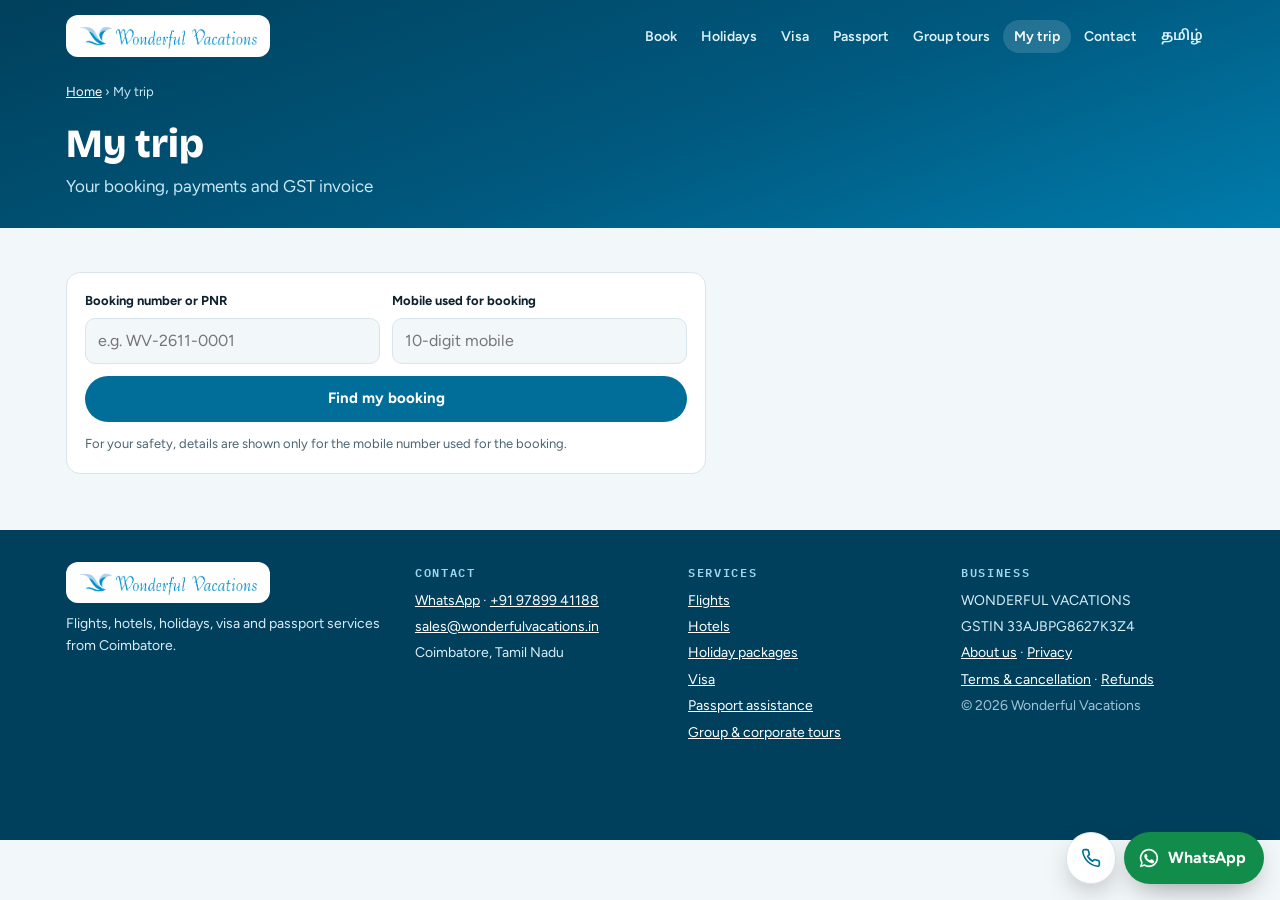
<file: mytrip.html>
<!doctype html>
<html lang="en">
<head>
<meta charset="utf-8">
<meta name="viewport" content="width=device-width, initial-scale=1, viewport-fit=cover">
<title>My trip - booking status & invoice | Wonderful Vacations</title>
<meta name="description" content="Check your booking status, payments and GST invoice with your booking number and mobile.">
<link rel="canonical" href="https://wonderfulvacations.in/mytrip.html">
<meta property="og:type" content="website"><meta property="og:title" content="My trip - booking status & invoice | Wonderful Vacations"><meta property="og:description" content="Check your booking status, payments and GST invoice with your booking number and mobile."><meta property="og:image" content="https://wonderfulvacations.in/wv-app-icon-512.png"><meta property="og:url" content="https://wonderfulvacations.in/mytrip.html">
<meta name="theme-color" content="#006E99">
<link rel="icon" href="favicon-64.png"><link rel="apple-touch-icon" href="apple-touch-icon-180.png">
<link rel="preconnect" href="https://fonts.googleapis.com"><link rel="preconnect" href="https://fonts.gstatic.com" crossorigin>
<link rel="stylesheet" href="https://fonts.googleapis.com/css2?family=Bricolage+Grotesque:opsz,wght@12..96,600;12..96,800&family=Figtree:wght@400;500;600;700&family=IBM+Plex+Mono:wght@500;600&family=Noto+Sans+Tamil:wght@400;600&display=swap">
<link rel="stylesheet" href="site.css">

</head>
<body >
<a class="skip" href="#main">Skip to content</a>
<div class="band">
  <div class="wrap">
    <header class="top">
      <a href="index.html" class="logo-chip" aria-label="Wonderful Vacations home"><img src="wonderful-vacations-logo-full.png" alt="Wonderful Vacations" width="180" height="27"></a>
      <button class="menu-btn" id="menuBtn" type="button" aria-label="Menu" aria-expanded="false" aria-controls="mainNav"><svg viewBox="0 0 24 24" fill="none" stroke="currentColor" stroke-width="2" stroke-linecap="round"><path d="M4 6h16M4 12h16M4 18h16"/></svg></button>
      <nav id="mainNav" aria-label="Main"><a href="index.html" data-i18n="nav.book">Book</a><a href="holidays.html" data-i18n="nav.holidays">Holidays</a><a href="visa.html" data-i18n="nav.visa">Visa</a><a href="passport.html" data-i18n="nav.passport">Passport</a><a href="groups.html" data-i18n="nav.groups">Group tours</a><a href="mytrip.html" aria-current="page" data-i18n="nav.mytrip">My trip</a><a href="contact.html" data-i18n="nav.contact">Contact</a><button class="lang-btn" type="button" lang="ta">தமிழ்</button></nav>
    </header>
    <p class="crumbs"><a href="index.html">Home</a> › My trip</p>
    <h1 id="pageTitle">My trip</h1>
    <p class="sub" id="pageSub">Your booking, payments and GST invoice</p>
  </div>
</div>
<main class="wrap" id="main">
<section class="sect"><form class="card form" id="tripForm" style="max-width:640px" novalidate><div class="row2"><div class="inp"><label for="mBook">Booking number or PNR</label><input id="mBook" placeholder="e.g. WV-2611-0001" autocomplete="off"></div><div class="inp"><label for="mMob">Mobile used for booking</label><input id="mMob" inputmode="tel" placeholder="10-digit mobile" autocomplete="tel"></div></div><button class="btn btn-primary" type="submit" data-i18n="mytrip.find">Find my booking</button><p class="fine">For your safety, details are shown only for the mobile number used for the booking.</p></form><div id="tripOut" style="max-width:640px;margin-top:14px" aria-live="polite"></div></section>
</main>
<footer>
  <div class="wrap">
    <div><span class="logo-chip"><img src="wonderful-vacations-logo-full.png" alt="Wonderful Vacations" width="180" height="27" loading="lazy"></span><p style="margin-top:10px">Flights, hotels, holidays, visa and passport services from Coimbatore.</p></div>
    <div><h4>CONTACT</h4><ul><li><a data-wa href="contact.html">WhatsApp</a> · <a data-tel href="contact.html" data-c="phone">Call us</a></li><li><a data-mail href="contact.html">Email us</a></li><li data-c="address">Coimbatore, Tamil Nadu</li></ul></div>
    <div><h4>SERVICES</h4><ul><li><a href="flights.html">Flights</a></li><li><a href="hotels.html">Hotels</a></li><li><a href="holidays.html">Holiday packages</a></li><li><a href="visa.html">Visa</a></li><li><a href="passport.html">Passport assistance</a></li><li><a href="groups.html">Group &amp; corporate tours</a></li></ul></div>
    <div><h4>BUSINESS</h4><ul><li>WONDERFUL VACATIONS</li><li>GSTIN <span data-c="gstin">33AJBPG8627K3Z4</span></li><li><a href="about.html">About us</a> · <a href="privacy.html">Privacy</a></li><li><a href="terms.html">Terms &amp; cancellation</a> · <a href="refund.html">Refunds</a></li><li style="color:#9FC4D6">© <span id="yr"></span> Wonderful Vacations</li></ul></div>
  </div>
</footer>
<div class="fab"><a class="call" data-tel href="contact.html" aria-label="Call us"><svg width="20" height="20" viewBox="0 0 24 24" fill="none" stroke="currentColor" stroke-width="2" stroke-linecap="round" stroke-linejoin="round" aria-hidden="true"><path d="M22 16.9v3a2 2 0 0 1-2.2 2 19.8 19.8 0 0 1-8.6-3.1 19.5 19.5 0 0 1-6-6A19.8 19.8 0 0 1 2.1 4.2 2 2 0 0 1 4.1 2h3a2 2 0 0 1 2 1.7c.1 1 .4 1.9.7 2.8a2 2 0 0 1-.5 2.1L8 9.9a16 16 0 0 0 6 6l1.3-1.3a2 2 0 0 1 2.1-.4c.9.3 1.8.6 2.8.7a2 2 0 0 1 1.7 2z"/></svg></a><a class="wa" data-wa href="contact.html"><svg width="22" height="22" viewBox="0 0 24 24" fill="currentColor" aria-hidden="true"><path d="M12 2a10 10 0 0 0-8.6 15.1L2 22l5-1.3A10 10 0 1 0 12 2zm0 18.2c-1.5 0-3-.4-4.3-1.2l-.3-.2-3 .8.8-2.9-.2-.3A8.2 8.2 0 1 1 12 20.2zm4.5-6.1c-.2-.1-1.5-.7-1.7-.8s-.4-.1-.6.1-.7.8-.8 1-.3.2-.5.1a6.7 6.7 0 0 1-3.3-2.9c-.2-.4.2-.4.7-1.3.1-.2 0-.3 0-.4l-.8-1.8c-.2-.5-.4-.4-.6-.4h-.5a1 1 0 0 0-.7.3 3 3 0 0 0-.9 2.2 5.2 5.2 0 0 0 1.1 2.8 11.9 11.9 0 0 0 4.6 4c1.7.7 2.4.8 3.2.7.5-.1 1.5-.6 1.8-1.2s.2-1.1.1-1.2l-.4-.2z"/></svg><span data-i18n="wa.chat">WhatsApp</span></a></div>
<div id="drawerBg" class="drawer-bg" hidden></div>
<aside id="drawer" class="drawer" role="dialog" aria-modal="true" aria-labelledby="dTitle" tabindex="-1" hidden></aside>
<script src="config.js"></script>
<script src="packages-fallback.js"></script>
<script src="site.js"></script>
</body>
</html>
</file>
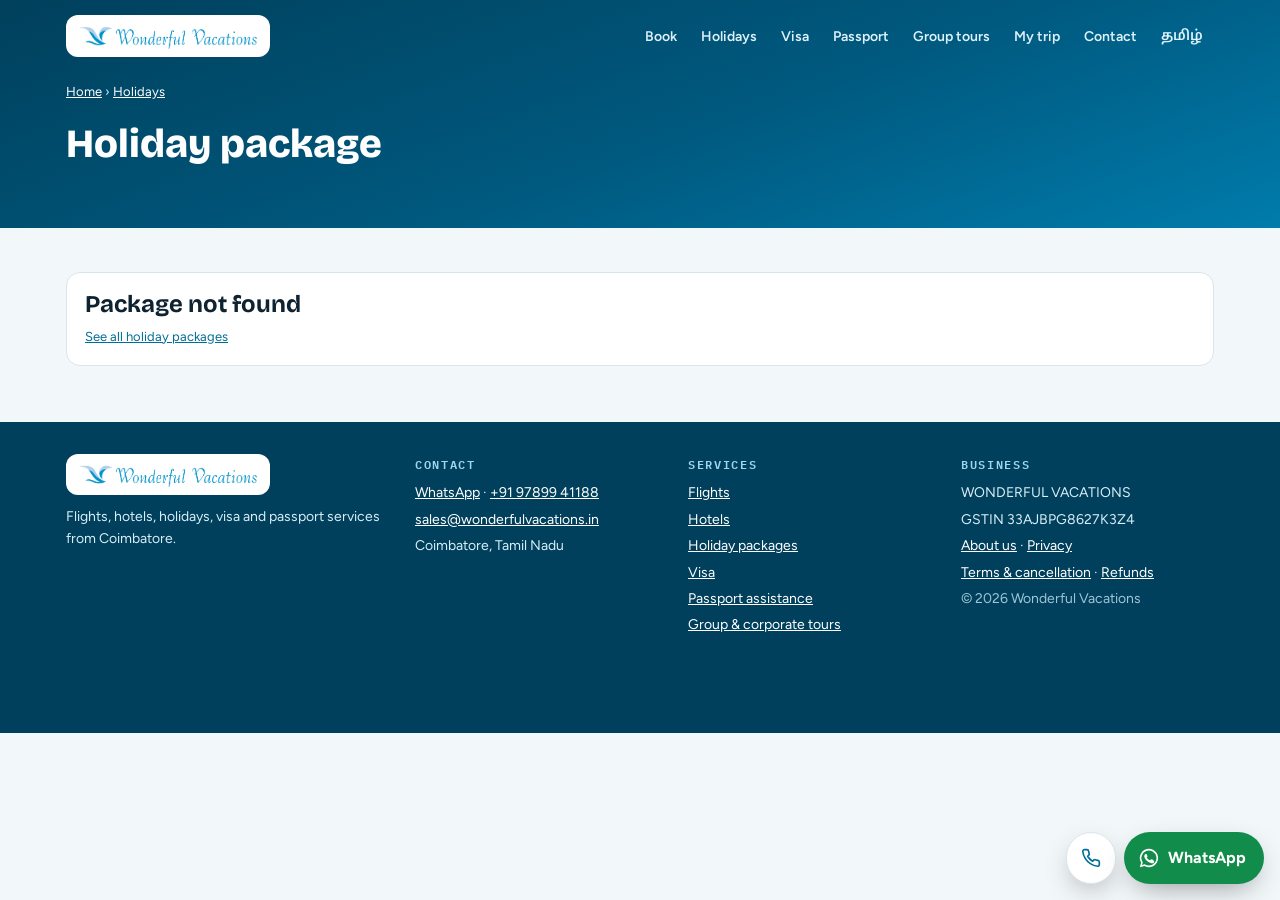
<file: package.html>
<!doctype html>
<html lang="en">
<head>
<meta charset="utf-8">
<meta name="viewport" content="width=device-width, initial-scale=1, viewport-fit=cover">
<title>Holiday package | Wonderful Vacations</title>
<meta name="description" content="Day-wise holiday itinerary from Wonderful Vacations, Coimbatore.">
<link rel="canonical" href="https://wonderfulvacations.in/package.html">
<meta property="og:type" content="website"><meta property="og:title" content="Holiday package | Wonderful Vacations"><meta property="og:description" content="Day-wise holiday itinerary from Wonderful Vacations, Coimbatore."><meta property="og:image" content="https://wonderfulvacations.in/wv-app-icon-512.png"><meta property="og:url" content="https://wonderfulvacations.in/package.html">
<meta name="theme-color" content="#006E99">
<link rel="icon" href="favicon-64.png"><link rel="apple-touch-icon" href="apple-touch-icon-180.png">
<link rel="preconnect" href="https://fonts.googleapis.com"><link rel="preconnect" href="https://fonts.gstatic.com" crossorigin>
<link rel="stylesheet" href="https://fonts.googleapis.com/css2?family=Bricolage+Grotesque:opsz,wght@12..96,600;12..96,800&family=Figtree:wght@400;500;600;700&family=IBM+Plex+Mono:wght@500;600&family=Noto+Sans+Tamil:wght@400;600&display=swap">
<link rel="stylesheet" href="site.css">

</head>
<body >
<a class="skip" href="#main">Skip to content</a>
<div class="band">
  <div class="wrap">
    <header class="top">
      <a href="index.html" class="logo-chip" aria-label="Wonderful Vacations home"><img src="wonderful-vacations-logo-full.png" alt="Wonderful Vacations" width="180" height="27"></a>
      <button class="menu-btn" id="menuBtn" type="button" aria-label="Menu" aria-expanded="false" aria-controls="mainNav"><svg viewBox="0 0 24 24" fill="none" stroke="currentColor" stroke-width="2" stroke-linecap="round"><path d="M4 6h16M4 12h16M4 18h16"/></svg></button>
      <nav id="mainNav" aria-label="Main"><a href="index.html" data-i18n="nav.book">Book</a><a href="holidays.html" data-i18n="nav.holidays">Holidays</a><a href="visa.html" data-i18n="nav.visa">Visa</a><a href="passport.html" data-i18n="nav.passport">Passport</a><a href="groups.html" data-i18n="nav.groups">Group tours</a><a href="mytrip.html" data-i18n="nav.mytrip">My trip</a><a href="contact.html" data-i18n="nav.contact">Contact</a><button class="lang-btn" type="button" lang="ta">தமிழ்</button></nav>
    </header>
    <p class="crumbs"><a href="index.html">Home</a> › <a href="holidays.html">Holidays</a></p>
    <h1 id="pageTitle">Holiday package</h1>
    <p class="sub" id="pageSub">&nbsp;</p>
  </div>
</div>
<main class="wrap" id="main">
<section class="sect" id="pkgRoot"><p class="fine">Loading...</p></section>
</main>
<footer>
  <div class="wrap">
    <div><span class="logo-chip"><img src="wonderful-vacations-logo-full.png" alt="Wonderful Vacations" width="180" height="27" loading="lazy"></span><p style="margin-top:10px">Flights, hotels, holidays, visa and passport services from Coimbatore.</p></div>
    <div><h4>CONTACT</h4><ul><li><a data-wa href="contact.html">WhatsApp</a> · <a data-tel href="contact.html" data-c="phone">Call us</a></li><li><a data-mail href="contact.html">Email us</a></li><li data-c="address">Coimbatore, Tamil Nadu</li></ul></div>
    <div><h4>SERVICES</h4><ul><li><a href="flights.html">Flights</a></li><li><a href="hotels.html">Hotels</a></li><li><a href="holidays.html">Holiday packages</a></li><li><a href="visa.html">Visa</a></li><li><a href="passport.html">Passport assistance</a></li><li><a href="groups.html">Group &amp; corporate tours</a></li></ul></div>
    <div><h4>BUSINESS</h4><ul><li>WONDERFUL VACATIONS</li><li>GSTIN <span data-c="gstin">33AJBPG8627K3Z4</span></li><li><a href="about.html">About us</a> · <a href="privacy.html">Privacy</a></li><li><a href="terms.html">Terms &amp; cancellation</a> · <a href="refund.html">Refunds</a></li><li style="color:#9FC4D6">© <span id="yr"></span> Wonderful Vacations</li></ul></div>
  </div>
</footer>
<div class="fab"><a class="call" data-tel href="contact.html" aria-label="Call us"><svg width="20" height="20" viewBox="0 0 24 24" fill="none" stroke="currentColor" stroke-width="2" stroke-linecap="round" stroke-linejoin="round" aria-hidden="true"><path d="M22 16.9v3a2 2 0 0 1-2.2 2 19.8 19.8 0 0 1-8.6-3.1 19.5 19.5 0 0 1-6-6A19.8 19.8 0 0 1 2.1 4.2 2 2 0 0 1 4.1 2h3a2 2 0 0 1 2 1.7c.1 1 .4 1.9.7 2.8a2 2 0 0 1-.5 2.1L8 9.9a16 16 0 0 0 6 6l1.3-1.3a2 2 0 0 1 2.1-.4c.9.3 1.8.6 2.8.7a2 2 0 0 1 1.7 2z"/></svg></a><a class="wa" data-wa href="contact.html"><svg width="22" height="22" viewBox="0 0 24 24" fill="currentColor" aria-hidden="true"><path d="M12 2a10 10 0 0 0-8.6 15.1L2 22l5-1.3A10 10 0 1 0 12 2zm0 18.2c-1.5 0-3-.4-4.3-1.2l-.3-.2-3 .8.8-2.9-.2-.3A8.2 8.2 0 1 1 12 20.2zm4.5-6.1c-.2-.1-1.5-.7-1.7-.8s-.4-.1-.6.1-.7.8-.8 1-.3.2-.5.1a6.7 6.7 0 0 1-3.3-2.9c-.2-.4.2-.4.7-1.3.1-.2 0-.3 0-.4l-.8-1.8c-.2-.5-.4-.4-.6-.4h-.5a1 1 0 0 0-.7.3 3 3 0 0 0-.9 2.2 5.2 5.2 0 0 0 1.1 2.8 11.9 11.9 0 0 0 4.6 4c1.7.7 2.4.8 3.2.7.5-.1 1.5-.6 1.8-1.2s.2-1.1.1-1.2l-.4-.2z"/></svg><span data-i18n="wa.chat">WhatsApp</span></a></div>
<div id="drawerBg" class="drawer-bg" hidden></div>
<aside id="drawer" class="drawer" role="dialog" aria-modal="true" aria-labelledby="dTitle" tabindex="-1" hidden></aside>
<script src="config.js"></script>
<script src="packages-fallback.js"></script>
<script src="site.js"></script>
</body>
</html>
</file>
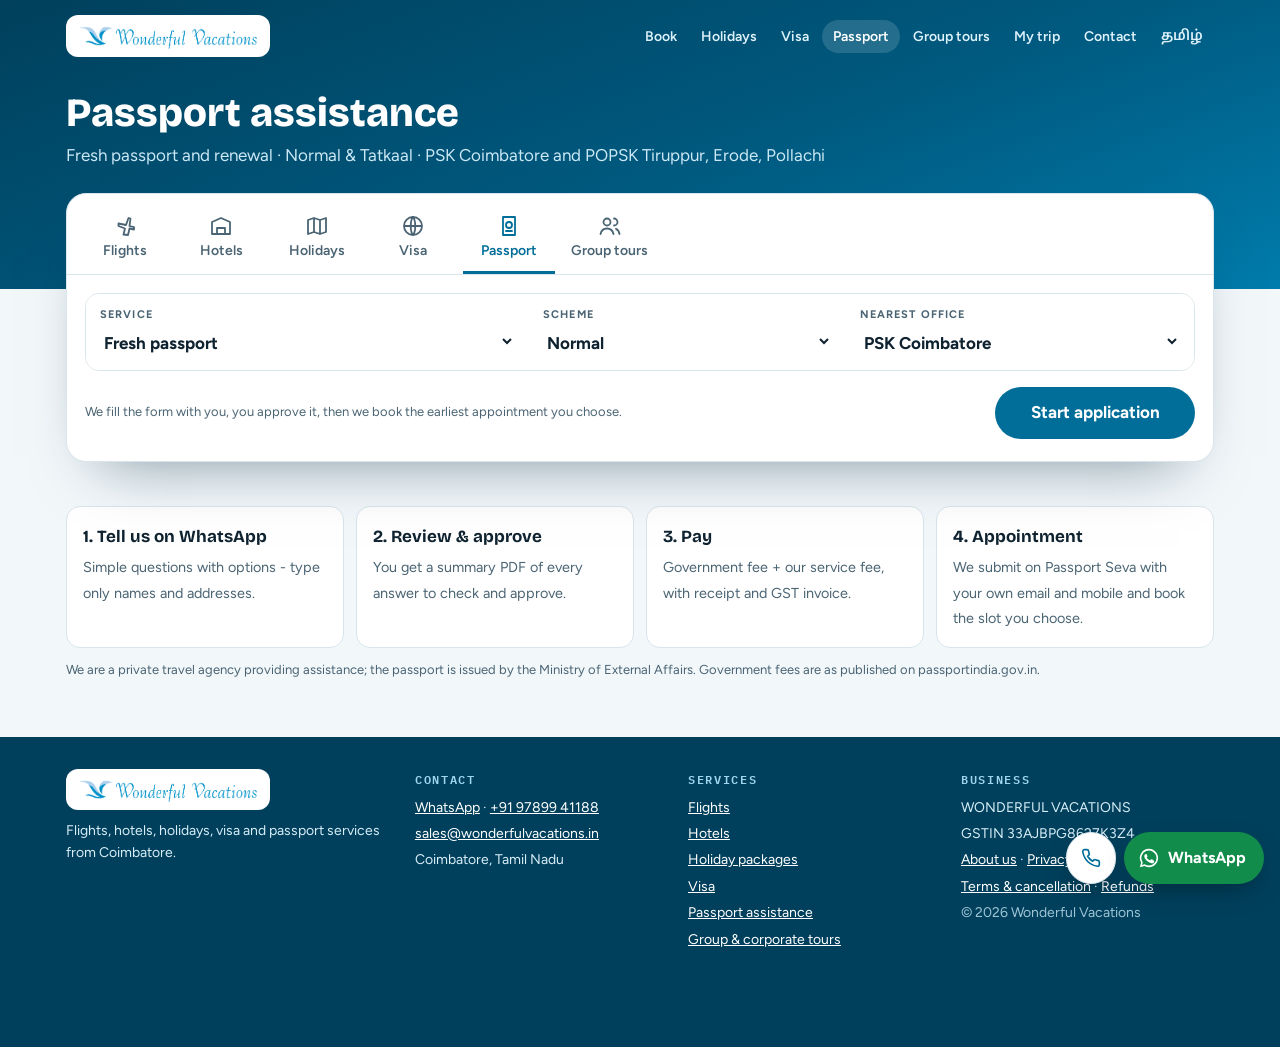
<file: passport.html>
<!doctype html>
<html lang="en">
<head>
<meta charset="utf-8">
<meta name="viewport" content="width=device-width, initial-scale=1, viewport-fit=cover">
<title>Passport application help - fresh & renewal, Coimbatore & Tiruppur | Wonderful Vacations</title>
<meta name="description" content="Fresh passport and re-issue (renewal) help: form filling, document checklist and Passport Seva appointment booking - Normal and Tatkaal.">
<link rel="canonical" href="https://wonderfulvacations.in/passport.html">
<meta property="og:type" content="website"><meta property="og:title" content="Passport application help - fresh & renewal, Coimbatore & Tiruppur | Wonderful Vacations"><meta property="og:description" content="Fresh passport and re-issue (renewal) help: form filling, document checklist and Passport Seva appointment booking - Normal and Tatkaal."><meta property="og:image" content="https://wonderfulvacations.in/wv-app-icon-512.png"><meta property="og:url" content="https://wonderfulvacations.in/passport.html">
<meta name="theme-color" content="#006E99">
<link rel="icon" href="favicon-64.png"><link rel="apple-touch-icon" href="apple-touch-icon-180.png">
<link rel="preconnect" href="https://fonts.googleapis.com"><link rel="preconnect" href="https://fonts.gstatic.com" crossorigin>
<link rel="stylesheet" href="https://fonts.googleapis.com/css2?family=Bricolage+Grotesque:opsz,wght@12..96,600;12..96,800&family=Figtree:wght@400;500;600;700&family=IBM+Plex+Mono:wght@500;600&family=Noto+Sans+Tamil:wght@400;600&display=swap">
<link rel="stylesheet" href="site.css">

</head>
<body data-tab="passport">
<a class="skip" href="#main">Skip to content</a>
<div class="band tall">
  <div class="wrap">
    <header class="top">
      <a href="index.html" class="logo-chip" aria-label="Wonderful Vacations home"><img src="wonderful-vacations-logo-full.png" alt="Wonderful Vacations" width="180" height="27"></a>
      <button class="menu-btn" id="menuBtn" type="button" aria-label="Menu" aria-expanded="false" aria-controls="mainNav"><svg viewBox="0 0 24 24" fill="none" stroke="currentColor" stroke-width="2" stroke-linecap="round"><path d="M4 6h16M4 12h16M4 18h16"/></svg></button>
      <nav id="mainNav" aria-label="Main"><a href="index.html" data-i18n="nav.book">Book</a><a href="holidays.html" data-i18n="nav.holidays">Holidays</a><a href="visa.html" data-i18n="nav.visa">Visa</a><a href="passport.html" aria-current="page" data-i18n="nav.passport">Passport</a><a href="groups.html" data-i18n="nav.groups">Group tours</a><a href="mytrip.html" data-i18n="nav.mytrip">My trip</a><a href="contact.html" data-i18n="nav.contact">Contact</a><button class="lang-btn" type="button" lang="ta">தமிழ்</button></nav>
    </header>
    
    <h1 id="pageTitle">Passport assistance</h1>
    <p class="sub" id="pageSub">Fresh passport and renewal · Normal &amp; Tatkaal · PSK Coimbatore and POPSK Tiruppur, Erode, Pollachi</p>
  </div>
</div>
<main class="wrap" id="main">
<section class="console" aria-label="Search and book">
    <div class="tabs" role="tablist" aria-label="What do you want to book?"><button class="tab" role="tab" id="t-flights" aria-controls="p-flights" aria-selected="true" tabindex="0" data-tab="flights"><svg viewBox="0 0 24 24" fill="none" stroke="currentColor" stroke-width="1.8" stroke-linecap="round" stroke-linejoin="round" aria-hidden="true"><path d="M10.5 20.5l1.5-6-6.5-2.5V9.5L13 11l2.5-7 2 .5-1 7.5 4.5 1.2v2.3l-4.5-1-1.5 6.5z"/></svg><span data-i18n="tab.flights">Flights</span></button><button class="tab" role="tab" id="t-hotels" aria-controls="p-hotels" aria-selected="false" tabindex="-1" data-tab="hotels"><svg viewBox="0 0 24 24" fill="none" stroke="currentColor" stroke-width="1.8" stroke-linecap="round" stroke-linejoin="round" aria-hidden="true"><path d="M3 20V8l9-4 9 4v12M3 20h18M8 20v-6h8v6"/></svg><span data-i18n="tab.hotels">Hotels</span></button><button class="tab" role="tab" id="t-holidays" aria-controls="p-holidays" aria-selected="false" tabindex="-1" data-tab="holidays"><svg viewBox="0 0 24 24" fill="none" stroke="currentColor" stroke-width="1.8" stroke-linecap="round" stroke-linejoin="round" aria-hidden="true"><path d="M3 6l6-2 6 2 6-2v14l-6 2-6-2-6 2zM9 4v14M15 6v14"/></svg><span data-i18n="tab.holidays">Holidays</span></button><button class="tab" role="tab" id="t-visa" aria-controls="p-visa" aria-selected="false" tabindex="-1" data-tab="visa"><svg viewBox="0 0 24 24" fill="none" stroke="currentColor" stroke-width="1.8" stroke-linecap="round" stroke-linejoin="round" aria-hidden="true"><path d="M12 3a9 9 0 1 0 0 18a9 9 0 1 0 0-18zM3 12h18M12 3c3 3.5 3 14.5 0 18M12 3c-3 3.5-3 14.5 0 18"/></svg><span data-i18n="tab.visa">Visa</span></button><button class="tab" role="tab" id="t-passport" aria-controls="p-passport" aria-selected="false" tabindex="-1" data-tab="passport"><svg viewBox="0 0 24 24" fill="none" stroke="currentColor" stroke-width="1.8" stroke-linecap="round" stroke-linejoin="round" aria-hidden="true"><path d="M6 3h12v18H6zM12 8a3 3 0 1 0 0 6a3 3 0 1 0 0-6zM9 17h6"/></svg><span data-i18n="tab.passport">Passport</span></button><button class="tab" role="tab" id="t-groups" aria-controls="p-groups" aria-selected="false" tabindex="-1" data-tab="groups"><svg viewBox="0 0 24 24" fill="none" stroke="currentColor" stroke-width="1.8" stroke-linecap="round" stroke-linejoin="round" aria-hidden="true"><path d="M9 4.5a3.5 3.5 0 1 0 0 7a3.5 3.5 0 1 0 0-7zM2.5 20c.8-3.5 3.4-5.5 6.5-5.5s5.7 2 6.5 5.5M16 4.5a3.5 3.5 0 0 1 0 7M18 14.8c1.8.7 3 2.5 3.5 5.2"/></svg><span data-i18n="tab.groups">Group tours</span></button></div>
    <div class="panel" id="p-flights" data-panel="flights" role="tabpanel" aria-labelledby="t-flights">
      <div class="chips" role="group" aria-label="Trip type"><button class="chip" type="button" data-trip="oneway" aria-pressed="false">One way</button><button class="chip" type="button" data-trip="round" aria-pressed="true">Round trip</button><button class="chip" type="button" data-trip="multi" aria-pressed="false">Multi-city</button></div>
      <div class="fields g5">
        <div class="fld"><label for="fFrom">From</label><select id="fFrom" style="padding-right:40px"></select><button class="swap" type="button" id="swap" aria-label="Swap from and to">⇄</button></div>
        <div class="fld"><label for="fTo">To</label><select id="fTo"></select></div>
        <div class="fld"><label for="fDep">Departure</label><input id="fDep" type="date"></div>
        <div class="fld"><label for="fRet">Return</label><input id="fRet" type="date"></div>
        <div class="fld"><label for="fPax">Travellers &amp; class</label><select id="fPax"><option value="1|Economy">1 · Economy</option><option value="2|Economy" selected>2 · Economy</option><option value="3|Economy">3 · Economy</option><option value="4|Economy">4 · Economy</option><option value="5|Economy">5 · Economy</option><option value="6|Economy">6 · Economy</option><option value="2|Premium economy">2 · Premium economy</option><option value="1|Business">1 · Business</option><option value="2|Business">2 · Business</option></select></div>
      </div>
      <div class="search-row"><p class="fine">We compare one-way, return and split fares across all our airline partners.</p><button class="btn btn-primary" type="button" id="goFlights" data-i18n="btn.flights">Get best fares</button></div>
    </div>
    <div class="panel" id="p-hotels" data-panel="hotels" role="tabpanel" aria-labelledby="t-hotels" hidden>
      <div class="chips" role="group" aria-label="Stay near"><span class="fine">Stay near:</span><button class="chip" type="button" data-near="Indian restaurant" aria-pressed="false">Indian restaurant</button><button class="chip" type="button" data-near="Metro" aria-pressed="false">Metro</button><button class="chip" type="button" data-near="Airport" aria-pressed="false">Airport</button><button class="chip" type="button" data-near="Beach" aria-pressed="false">Beach</button><button class="chip" type="button" data-near="Temple" aria-pressed="false">Temple</button></div>
      <div class="fields g4">
        <div class="fld"><label for="hCity">City or area</label><input id="hCity" list="cities" placeholder="Dubai, Ooty, Munnar..."><datalist id="cities"><option value="Dubai"><option value="Singapore"><option value="Bangkok"><option value="Bali"><option value="Kuala Lumpur"><option value="Maldives"><option value="Munnar"><option value="Ooty"><option value="Kodaikanal"><option value="Goa"><option value="Coorg"><option value="Chennai"><option value="Bengaluru"></datalist></div>
        <div class="fld"><label for="hIn">Check-in</label><input id="hIn" type="date"></div>
        <div class="fld"><label for="hOut">Check-out</label><input id="hOut" type="date"></div>
        <div class="fld"><label for="hRooms">Rooms &amp; guests</label><select id="hRooms"><option>1 room · 2 adults</option><option>1 room · 2 adults, 1 child</option><option>1 room · 1 adult</option><option>2 rooms · 4 adults</option><option>3 rooms · 6 adults</option></select></div>
      </div>
      <div class="chips" style="margin-top:12px"><label class="fine" for="hStar">Category</label><select id="hStar" class="chip"><option>3 star</option><option selected>4 star</option><option>5 star</option><option>Budget</option><option>Luxury</option></select></div>
      <div class="search-row"><p class="fine">Only hotels with good guest ratings · new hotels marked clearly.</p><button class="btn btn-primary" type="button" id="goHotels" data-i18n="btn.hotels">Find hotels</button></div>
    </div>
    <div class="panel" id="p-holidays" data-panel="holidays" role="tabpanel" aria-labelledby="t-holidays" hidden>
      <div class="chips" role="group" aria-label="Trip style"><button class="chip" type="button" data-style="All" aria-pressed="true">All</button><button class="chip" type="button" data-style="Family" aria-pressed="false">Family</button><button class="chip" type="button" data-style="Honeymoon" aria-pressed="false">Honeymoon</button><button class="chip" type="button" data-style="Group" aria-pressed="false">Group</button><button class="chip" type="button" data-style="Pilgrimage" aria-pressed="false">Pilgrimage</button><button class="chip" type="button" data-style="Adventure" aria-pressed="false">Adventure</button></div>
      <div class="fields g3">
        <div class="fld"><label for="pDest">Destination</label><select id="pDest"><option value="">Any destination</option></select></div>
        <div class="fld"><label for="pMonth">Month</label><select id="pMonth"><option>Nov 2026</option><option>Dec 2026</option><option>Jan 2027</option><option>Feb 2027</option><option>Mar 2027</option><option>Apr 2027</option><option>May 2027</option><option>Jun 2027</option></select></div>
        <div class="fld"><label for="pPax">Travellers</label><select id="pPax"><option value="2">2 adults</option><option value="3">2 adults, 1 child</option><option value="4">4 adults</option><option value="1">1 adult</option></select></div>
      </div>
      <div class="search-row"><p class="fine">Every package can be changed: dates, hotels, days.</p><button class="btn btn-primary" type="button" id="goHolidays" data-i18n="btn.holidays">See holidays</button></div>
    </div>
    <div class="panel" id="p-visa" data-panel="visa" role="tabpanel" aria-labelledby="t-visa" hidden>
      <div class="fields g3">
        <div class="fld"><label for="vCountry">Country</label><select id="vCountry"></select></div>
        <div class="fld"><label for="vDate">Travel date</label><input id="vDate" type="date"></div>
        <div class="fld"><label for="vPax">Applicants</label><select id="vPax"><option value="1">1</option><option value="2" selected>2</option><option value="3">3</option><option value="4">4</option><option value="5">5+</option></select></div>
      </div>
      <div class="search-row"><p class="fine">Passport must be valid at least 6 months from your travel date.</p><button class="btn btn-primary" type="button" id="goVisa" data-i18n="btn.visa">Check visa</button></div>
    </div>
    <div class="panel" id="p-passport" data-panel="passport" role="tabpanel" aria-labelledby="t-passport" hidden>
      <div class="fields g3">
        <div class="fld"><label for="ppType">Service</label><select id="ppType"><option>Fresh passport</option><option>Re-issue · expired / expiring</option><option>Re-issue · pages full</option><option>Re-issue · change of details</option><option>Re-issue · lost / damaged</option></select></div>
        <div class="fld"><label for="ppSpeed">Scheme</label><select id="ppSpeed"><option>Normal</option><option>Tatkaal</option></select></div>
        <div class="fld"><label for="ppCity">Nearest office</label><select id="ppCity"><option>PSK Coimbatore</option><option>POPSK Tiruppur</option><option>POPSK Erode</option><option>POPSK Pollachi</option><option>Other</option></select></div>
      </div>
      <div class="search-row"><p class="fine">We fill the form with you, you approve it, then we book the earliest appointment you choose.</p><button class="btn btn-primary" type="button" id="goPassport" data-i18n="btn.passport">Start application</button></div>
    </div>
    <div class="panel" id="p-groups" data-panel="groups" role="tabpanel" aria-labelledby="t-groups" hidden>
      <div class="fields g4">
        <div class="fld"><label for="gDest">Destination</label><input id="gDest" placeholder="Thailand, Kashmir, Char Dham..."></div>
        <div class="fld"><label for="gSize">Group size</label><select id="gSize"><option>10 – 20</option><option selected>21 – 40</option><option>41 – 80</option><option>80+</option></select></div>
        <div class="fld"><label for="gType">Group</label><select id="gType"><option>Family / friends</option><option>Office / corporate</option><option>School / college</option><option>Temple / pilgrimage</option></select></div>
        <div class="fld"><label for="gMonth">Month</label><select id="gMonth"><option>Nov 2026</option><option>Dec 2026</option><option>Jan 2027</option><option>Feb 2027</option><option>Mar 2027</option><option>Apr 2027</option><option>May 2027</option><option>Jun 2027</option></select></div>
      </div>
      <div class="search-row"><p class="fine">Group fares, Indian meals and one coordinator for everyone.</p><button class="btn btn-primary" type="button" id="goGroups" data-i18n="btn.groups">Get group quote</button></div>
    </div>
  </section><section class="sect"><div class="why"><div><b>1. Tell us on WhatsApp</b><span>Simple questions with options - type only names and addresses.</span></div><div><b>2. Review &amp; approve</b><span>You get a summary PDF of every answer to check and approve.</span></div><div><b>3. Pay</b><span>Government fee + our service fee, with receipt and GST invoice.</span></div><div><b>4. Appointment</b><span>We submit on Passport Seva with your own email and mobile and book the slot you choose.</span></div></div><p class="fine" style="margin-top:12px">We are a private travel agency providing assistance; the passport is issued by the Ministry of External Affairs. Government fees are as published on passportindia.gov.in.</p></section>
</main>
<footer>
  <div class="wrap">
    <div><span class="logo-chip"><img src="wonderful-vacations-logo-full.png" alt="Wonderful Vacations" width="180" height="27" loading="lazy"></span><p style="margin-top:10px">Flights, hotels, holidays, visa and passport services from Coimbatore.</p></div>
    <div><h4>CONTACT</h4><ul><li><a data-wa href="contact.html">WhatsApp</a> · <a data-tel href="contact.html" data-c="phone">Call us</a></li><li><a data-mail href="contact.html">Email us</a></li><li data-c="address">Coimbatore, Tamil Nadu</li></ul></div>
    <div><h4>SERVICES</h4><ul><li><a href="flights.html">Flights</a></li><li><a href="hotels.html">Hotels</a></li><li><a href="holidays.html">Holiday packages</a></li><li><a href="visa.html">Visa</a></li><li><a href="passport.html">Passport assistance</a></li><li><a href="groups.html">Group &amp; corporate tours</a></li></ul></div>
    <div><h4>BUSINESS</h4><ul><li>WONDERFUL VACATIONS</li><li>GSTIN <span data-c="gstin">33AJBPG8627K3Z4</span></li><li><a href="about.html">About us</a> · <a href="privacy.html">Privacy</a></li><li><a href="terms.html">Terms &amp; cancellation</a> · <a href="refund.html">Refunds</a></li><li style="color:#9FC4D6">© <span id="yr"></span> Wonderful Vacations</li></ul></div>
  </div>
</footer>
<div class="fab"><a class="call" data-tel href="contact.html" aria-label="Call us"><svg width="20" height="20" viewBox="0 0 24 24" fill="none" stroke="currentColor" stroke-width="2" stroke-linecap="round" stroke-linejoin="round" aria-hidden="true"><path d="M22 16.9v3a2 2 0 0 1-2.2 2 19.8 19.8 0 0 1-8.6-3.1 19.5 19.5 0 0 1-6-6A19.8 19.8 0 0 1 2.1 4.2 2 2 0 0 1 4.1 2h3a2 2 0 0 1 2 1.7c.1 1 .4 1.9.7 2.8a2 2 0 0 1-.5 2.1L8 9.9a16 16 0 0 0 6 6l1.3-1.3a2 2 0 0 1 2.1-.4c.9.3 1.8.6 2.8.7a2 2 0 0 1 1.7 2z"/></svg></a><a class="wa" data-wa href="contact.html"><svg width="22" height="22" viewBox="0 0 24 24" fill="currentColor" aria-hidden="true"><path d="M12 2a10 10 0 0 0-8.6 15.1L2 22l5-1.3A10 10 0 1 0 12 2zm0 18.2c-1.5 0-3-.4-4.3-1.2l-.3-.2-3 .8.8-2.9-.2-.3A8.2 8.2 0 1 1 12 20.2zm4.5-6.1c-.2-.1-1.5-.7-1.7-.8s-.4-.1-.6.1-.7.8-.8 1-.3.2-.5.1a6.7 6.7 0 0 1-3.3-2.9c-.2-.4.2-.4.7-1.3.1-.2 0-.3 0-.4l-.8-1.8c-.2-.5-.4-.4-.6-.4h-.5a1 1 0 0 0-.7.3 3 3 0 0 0-.9 2.2 5.2 5.2 0 0 0 1.1 2.8 11.9 11.9 0 0 0 4.6 4c1.7.7 2.4.8 3.2.7.5-.1 1.5-.6 1.8-1.2s.2-1.1.1-1.2l-.4-.2z"/></svg><span data-i18n="wa.chat">WhatsApp</span></a></div>
<div id="drawerBg" class="drawer-bg" hidden></div>
<aside id="drawer" class="drawer" role="dialog" aria-modal="true" aria-labelledby="dTitle" tabindex="-1" hidden></aside>
<script src="config.js"></script>
<script src="packages-fallback.js"></script>
<script src="site.js"></script>
</body>
</html>
</file>
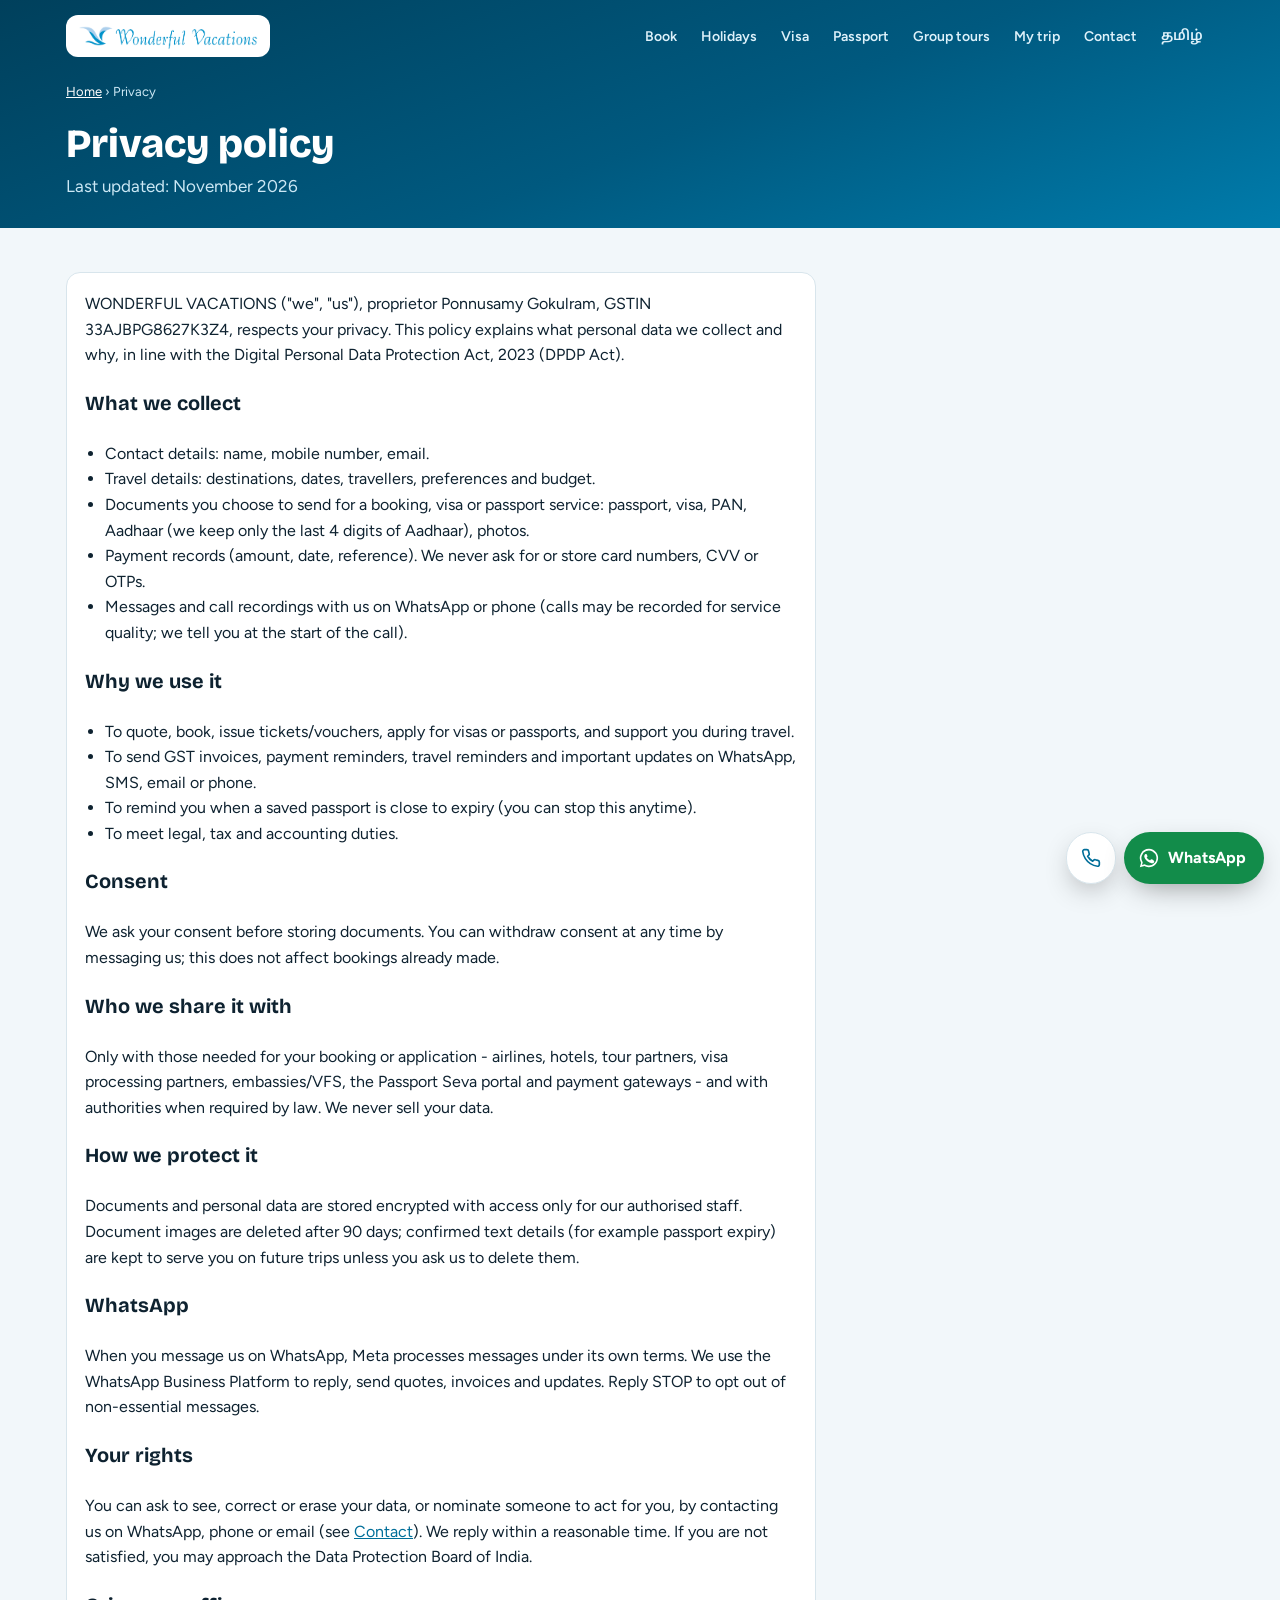
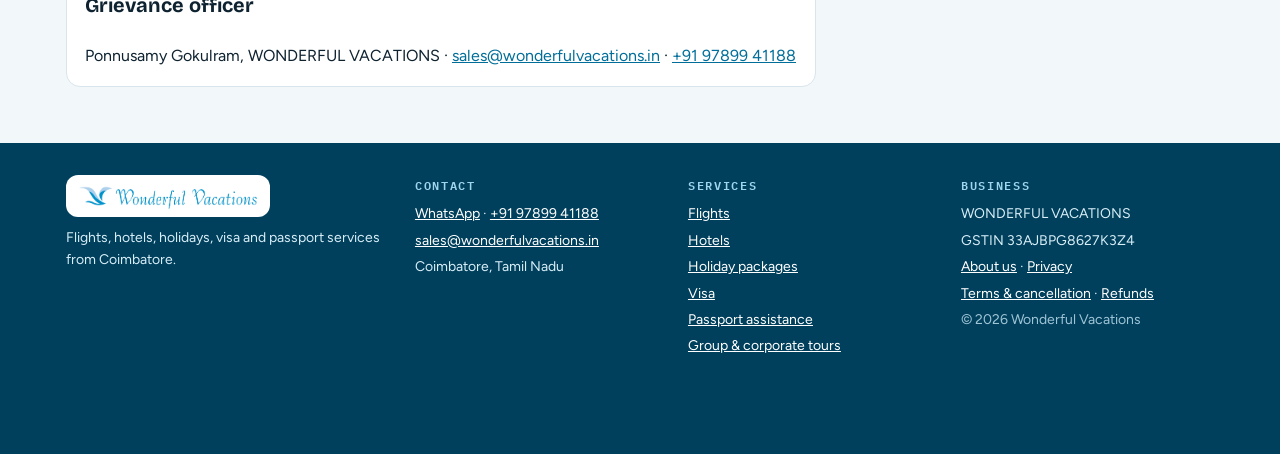
<file: privacy.html>
<!doctype html>
<html lang="en">
<head>
<meta charset="utf-8">
<meta name="viewport" content="width=device-width, initial-scale=1, viewport-fit=cover">
<title>Privacy policy | Wonderful Vacations</title>
<meta name="description" content="How Wonderful Vacations collects, uses and protects your personal data under the Digital Personal Data Protection Act, 2023.">
<link rel="canonical" href="https://wonderfulvacations.in/privacy.html">
<meta property="og:type" content="website"><meta property="og:title" content="Privacy policy | Wonderful Vacations"><meta property="og:description" content="How Wonderful Vacations collects, uses and protects your personal data under the Digital Personal Data Protection Act, 2023."><meta property="og:image" content="https://wonderfulvacations.in/wv-app-icon-512.png"><meta property="og:url" content="https://wonderfulvacations.in/privacy.html">
<meta name="theme-color" content="#006E99">
<link rel="icon" href="favicon-64.png"><link rel="apple-touch-icon" href="apple-touch-icon-180.png">
<link rel="preconnect" href="https://fonts.googleapis.com"><link rel="preconnect" href="https://fonts.gstatic.com" crossorigin>
<link rel="stylesheet" href="https://fonts.googleapis.com/css2?family=Bricolage+Grotesque:opsz,wght@12..96,600;12..96,800&family=Figtree:wght@400;500;600;700&family=IBM+Plex+Mono:wght@500;600&family=Noto+Sans+Tamil:wght@400;600&display=swap">
<link rel="stylesheet" href="site.css">

</head>
<body >
<a class="skip" href="#main">Skip to content</a>
<div class="band">
  <div class="wrap">
    <header class="top">
      <a href="index.html" class="logo-chip" aria-label="Wonderful Vacations home"><img src="wonderful-vacations-logo-full.png" alt="Wonderful Vacations" width="180" height="27"></a>
      <button class="menu-btn" id="menuBtn" type="button" aria-label="Menu" aria-expanded="false" aria-controls="mainNav"><svg viewBox="0 0 24 24" fill="none" stroke="currentColor" stroke-width="2" stroke-linecap="round"><path d="M4 6h16M4 12h16M4 18h16"/></svg></button>
      <nav id="mainNav" aria-label="Main"><a href="index.html" data-i18n="nav.book">Book</a><a href="holidays.html" data-i18n="nav.holidays">Holidays</a><a href="visa.html" data-i18n="nav.visa">Visa</a><a href="passport.html" data-i18n="nav.passport">Passport</a><a href="groups.html" data-i18n="nav.groups">Group tours</a><a href="mytrip.html" data-i18n="nav.mytrip">My trip</a><a href="contact.html" data-i18n="nav.contact">Contact</a><button class="lang-btn" type="button" lang="ta">தமிழ்</button></nav>
    </header>
    <p class="crumbs"><a href="index.html">Home</a> › Privacy</p>
    <h1 id="pageTitle">Privacy policy</h1>
    <p class="sub" id="pageSub">Last updated: November 2026</p>
  </div>
</div>
<main class="wrap" id="main">
<section class="sect card prose">
<p>WONDERFUL VACATIONS ("we", "us"), proprietor Ponnusamy Gokulram, GSTIN 33AJBPG8627K3Z4, respects your privacy. This policy explains what personal data we collect and why, in line with the Digital Personal Data Protection Act, 2023 (DPDP Act).</p>
<h2>What we collect</h2><ul><li>Contact details: name, mobile number, email.</li><li>Travel details: destinations, dates, travellers, preferences and budget.</li><li>Documents you choose to send for a booking, visa or passport service: passport, visa, PAN, Aadhaar (we keep only the last 4 digits of Aadhaar), photos.</li><li>Payment records (amount, date, reference). We never ask for or store card numbers, CVV or OTPs.</li><li>Messages and call recordings with us on WhatsApp or phone (calls may be recorded for service quality; we tell you at the start of the call).</li></ul>
<h2>Why we use it</h2><ul><li>To quote, book, issue tickets/vouchers, apply for visas or passports, and support you during travel.</li><li>To send GST invoices, payment reminders, travel reminders and important updates on WhatsApp, SMS, email or phone.</li><li>To remind you when a saved passport is close to expiry (you can stop this anytime).</li><li>To meet legal, tax and accounting duties.</li></ul>
<h2>Consent</h2><p>We ask your consent before storing documents. You can withdraw consent at any time by messaging us; this does not affect bookings already made.</p>
<h2>Who we share it with</h2><p>Only with those needed for your booking or application - airlines, hotels, tour partners, visa processing partners, embassies/VFS, the Passport Seva portal and payment gateways - and with authorities when required by law. We never sell your data.</p>
<h2>How we protect it</h2><p>Documents and personal data are stored encrypted with access only for our authorised staff. Document images are deleted after 90 days; confirmed text details (for example passport expiry) are kept to serve you on future trips unless you ask us to delete them.</p>
<h2>WhatsApp</h2><p>When you message us on WhatsApp, Meta processes messages under its own terms. We use the WhatsApp Business Platform to reply, send quotes, invoices and updates. Reply STOP to opt out of non-essential messages.</p>
<h2>Your rights</h2><p>You can ask to see, correct or erase your data, or nominate someone to act for you, by contacting us on WhatsApp, phone or email (see <a href="contact.html">Contact</a>). We reply within a reasonable time. If you are not satisfied, you may approach the Data Protection Board of India.</p>
<h2>Grievance officer</h2><p>Ponnusamy Gokulram, WONDERFUL VACATIONS · <a data-mail href="contact.html">email</a> · <a data-tel href="contact.html" data-c="phone">phone</a></p>
</section>
</main>
<footer>
  <div class="wrap">
    <div><span class="logo-chip"><img src="wonderful-vacations-logo-full.png" alt="Wonderful Vacations" width="180" height="27" loading="lazy"></span><p style="margin-top:10px">Flights, hotels, holidays, visa and passport services from Coimbatore.</p></div>
    <div><h4>CONTACT</h4><ul><li><a data-wa href="contact.html">WhatsApp</a> · <a data-tel href="contact.html" data-c="phone">Call us</a></li><li><a data-mail href="contact.html">Email us</a></li><li data-c="address">Coimbatore, Tamil Nadu</li></ul></div>
    <div><h4>SERVICES</h4><ul><li><a href="flights.html">Flights</a></li><li><a href="hotels.html">Hotels</a></li><li><a href="holidays.html">Holiday packages</a></li><li><a href="visa.html">Visa</a></li><li><a href="passport.html">Passport assistance</a></li><li><a href="groups.html">Group &amp; corporate tours</a></li></ul></div>
    <div><h4>BUSINESS</h4><ul><li>WONDERFUL VACATIONS</li><li>GSTIN <span data-c="gstin">33AJBPG8627K3Z4</span></li><li><a href="about.html">About us</a> · <a href="privacy.html">Privacy</a></li><li><a href="terms.html">Terms &amp; cancellation</a> · <a href="refund.html">Refunds</a></li><li style="color:#9FC4D6">© <span id="yr"></span> Wonderful Vacations</li></ul></div>
  </div>
</footer>
<div class="fab"><a class="call" data-tel href="contact.html" aria-label="Call us"><svg width="20" height="20" viewBox="0 0 24 24" fill="none" stroke="currentColor" stroke-width="2" stroke-linecap="round" stroke-linejoin="round" aria-hidden="true"><path d="M22 16.9v3a2 2 0 0 1-2.2 2 19.8 19.8 0 0 1-8.6-3.1 19.5 19.5 0 0 1-6-6A19.8 19.8 0 0 1 2.1 4.2 2 2 0 0 1 4.1 2h3a2 2 0 0 1 2 1.7c.1 1 .4 1.9.7 2.8a2 2 0 0 1-.5 2.1L8 9.9a16 16 0 0 0 6 6l1.3-1.3a2 2 0 0 1 2.1-.4c.9.3 1.8.6 2.8.7a2 2 0 0 1 1.7 2z"/></svg></a><a class="wa" data-wa href="contact.html"><svg width="22" height="22" viewBox="0 0 24 24" fill="currentColor" aria-hidden="true"><path d="M12 2a10 10 0 0 0-8.6 15.1L2 22l5-1.3A10 10 0 1 0 12 2zm0 18.2c-1.5 0-3-.4-4.3-1.2l-.3-.2-3 .8.8-2.9-.2-.3A8.2 8.2 0 1 1 12 20.2zm4.5-6.1c-.2-.1-1.5-.7-1.7-.8s-.4-.1-.6.1-.7.8-.8 1-.3.2-.5.1a6.7 6.7 0 0 1-3.3-2.9c-.2-.4.2-.4.7-1.3.1-.2 0-.3 0-.4l-.8-1.8c-.2-.5-.4-.4-.6-.4h-.5a1 1 0 0 0-.7.3 3 3 0 0 0-.9 2.2 5.2 5.2 0 0 0 1.1 2.8 11.9 11.9 0 0 0 4.6 4c1.7.7 2.4.8 3.2.7.5-.1 1.5-.6 1.8-1.2s.2-1.1.1-1.2l-.4-.2z"/></svg><span data-i18n="wa.chat">WhatsApp</span></a></div>
<div id="drawerBg" class="drawer-bg" hidden></div>
<aside id="drawer" class="drawer" role="dialog" aria-modal="true" aria-labelledby="dTitle" tabindex="-1" hidden></aside>
<script src="config.js"></script>
<script src="packages-fallback.js"></script>
<script src="site.js"></script>
</body>
</html>
</file>
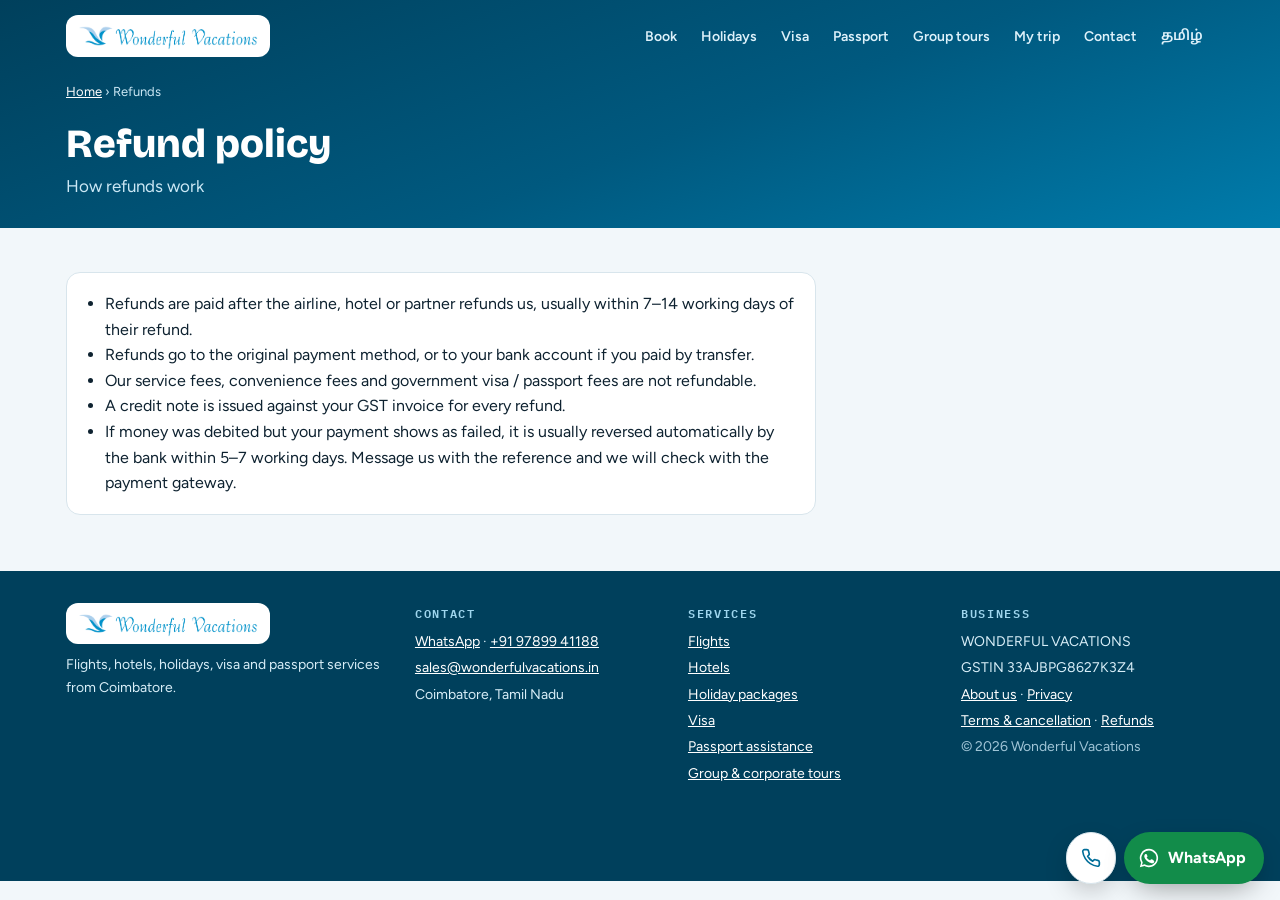
<file: refund.html>
<!doctype html>
<html lang="en">
<head>
<meta charset="utf-8">
<meta name="viewport" content="width=device-width, initial-scale=1, viewport-fit=cover">
<title>Refund policy | Wonderful Vacations</title>
<meta name="description" content="How and when refunds are paid for cancelled flights, hotels and holidays.">
<link rel="canonical" href="https://wonderfulvacations.in/refund.html">
<meta property="og:type" content="website"><meta property="og:title" content="Refund policy | Wonderful Vacations"><meta property="og:description" content="How and when refunds are paid for cancelled flights, hotels and holidays."><meta property="og:image" content="https://wonderfulvacations.in/wv-app-icon-512.png"><meta property="og:url" content="https://wonderfulvacations.in/refund.html">
<meta name="theme-color" content="#006E99">
<link rel="icon" href="favicon-64.png"><link rel="apple-touch-icon" href="apple-touch-icon-180.png">
<link rel="preconnect" href="https://fonts.googleapis.com"><link rel="preconnect" href="https://fonts.gstatic.com" crossorigin>
<link rel="stylesheet" href="https://fonts.googleapis.com/css2?family=Bricolage+Grotesque:opsz,wght@12..96,600;12..96,800&family=Figtree:wght@400;500;600;700&family=IBM+Plex+Mono:wght@500;600&family=Noto+Sans+Tamil:wght@400;600&display=swap">
<link rel="stylesheet" href="site.css">

</head>
<body >
<a class="skip" href="#main">Skip to content</a>
<div class="band">
  <div class="wrap">
    <header class="top">
      <a href="index.html" class="logo-chip" aria-label="Wonderful Vacations home"><img src="wonderful-vacations-logo-full.png" alt="Wonderful Vacations" width="180" height="27"></a>
      <button class="menu-btn" id="menuBtn" type="button" aria-label="Menu" aria-expanded="false" aria-controls="mainNav"><svg viewBox="0 0 24 24" fill="none" stroke="currentColor" stroke-width="2" stroke-linecap="round"><path d="M4 6h16M4 12h16M4 18h16"/></svg></button>
      <nav id="mainNav" aria-label="Main"><a href="index.html" data-i18n="nav.book">Book</a><a href="holidays.html" data-i18n="nav.holidays">Holidays</a><a href="visa.html" data-i18n="nav.visa">Visa</a><a href="passport.html" data-i18n="nav.passport">Passport</a><a href="groups.html" data-i18n="nav.groups">Group tours</a><a href="mytrip.html" data-i18n="nav.mytrip">My trip</a><a href="contact.html" data-i18n="nav.contact">Contact</a><button class="lang-btn" type="button" lang="ta">தமிழ்</button></nav>
    </header>
    <p class="crumbs"><a href="index.html">Home</a> › Refunds</p>
    <h1 id="pageTitle">Refund policy</h1>
    <p class="sub" id="pageSub">How refunds work</p>
  </div>
</div>
<main class="wrap" id="main">
<section class="sect card prose"><ul><li>Refunds are paid after the airline, hotel or partner refunds us, usually within 7–14 working days of their refund.</li><li>Refunds go to the original payment method, or to your bank account if you paid by transfer.</li><li>Our service fees, convenience fees and government visa / passport fees are not refundable.</li><li>A credit note is issued against your GST invoice for every refund.</li><li>If money was debited but your payment shows as failed, it is usually reversed automatically by the bank within 5–7 working days. Message us with the reference and we will check with the payment gateway.</li></ul></section>
</main>
<footer>
  <div class="wrap">
    <div><span class="logo-chip"><img src="wonderful-vacations-logo-full.png" alt="Wonderful Vacations" width="180" height="27" loading="lazy"></span><p style="margin-top:10px">Flights, hotels, holidays, visa and passport services from Coimbatore.</p></div>
    <div><h4>CONTACT</h4><ul><li><a data-wa href="contact.html">WhatsApp</a> · <a data-tel href="contact.html" data-c="phone">Call us</a></li><li><a data-mail href="contact.html">Email us</a></li><li data-c="address">Coimbatore, Tamil Nadu</li></ul></div>
    <div><h4>SERVICES</h4><ul><li><a href="flights.html">Flights</a></li><li><a href="hotels.html">Hotels</a></li><li><a href="holidays.html">Holiday packages</a></li><li><a href="visa.html">Visa</a></li><li><a href="passport.html">Passport assistance</a></li><li><a href="groups.html">Group &amp; corporate tours</a></li></ul></div>
    <div><h4>BUSINESS</h4><ul><li>WONDERFUL VACATIONS</li><li>GSTIN <span data-c="gstin">33AJBPG8627K3Z4</span></li><li><a href="about.html">About us</a> · <a href="privacy.html">Privacy</a></li><li><a href="terms.html">Terms &amp; cancellation</a> · <a href="refund.html">Refunds</a></li><li style="color:#9FC4D6">© <span id="yr"></span> Wonderful Vacations</li></ul></div>
  </div>
</footer>
<div class="fab"><a class="call" data-tel href="contact.html" aria-label="Call us"><svg width="20" height="20" viewBox="0 0 24 24" fill="none" stroke="currentColor" stroke-width="2" stroke-linecap="round" stroke-linejoin="round" aria-hidden="true"><path d="M22 16.9v3a2 2 0 0 1-2.2 2 19.8 19.8 0 0 1-8.6-3.1 19.5 19.5 0 0 1-6-6A19.8 19.8 0 0 1 2.1 4.2 2 2 0 0 1 4.1 2h3a2 2 0 0 1 2 1.7c.1 1 .4 1.9.7 2.8a2 2 0 0 1-.5 2.1L8 9.9a16 16 0 0 0 6 6l1.3-1.3a2 2 0 0 1 2.1-.4c.9.3 1.8.6 2.8.7a2 2 0 0 1 1.7 2z"/></svg></a><a class="wa" data-wa href="contact.html"><svg width="22" height="22" viewBox="0 0 24 24" fill="currentColor" aria-hidden="true"><path d="M12 2a10 10 0 0 0-8.6 15.1L2 22l5-1.3A10 10 0 1 0 12 2zm0 18.2c-1.5 0-3-.4-4.3-1.2l-.3-.2-3 .8.8-2.9-.2-.3A8.2 8.2 0 1 1 12 20.2zm4.5-6.1c-.2-.1-1.5-.7-1.7-.8s-.4-.1-.6.1-.7.8-.8 1-.3.2-.5.1a6.7 6.7 0 0 1-3.3-2.9c-.2-.4.2-.4.7-1.3.1-.2 0-.3 0-.4l-.8-1.8c-.2-.5-.4-.4-.6-.4h-.5a1 1 0 0 0-.7.3 3 3 0 0 0-.9 2.2 5.2 5.2 0 0 0 1.1 2.8 11.9 11.9 0 0 0 4.6 4c1.7.7 2.4.8 3.2.7.5-.1 1.5-.6 1.8-1.2s.2-1.1.1-1.2l-.4-.2z"/></svg><span data-i18n="wa.chat">WhatsApp</span></a></div>
<div id="drawerBg" class="drawer-bg" hidden></div>
<aside id="drawer" class="drawer" role="dialog" aria-modal="true" aria-labelledby="dTitle" tabindex="-1" hidden></aside>
<script src="config.js"></script>
<script src="packages-fallback.js"></script>
<script src="site.js"></script>
</body>
</html>
</file>
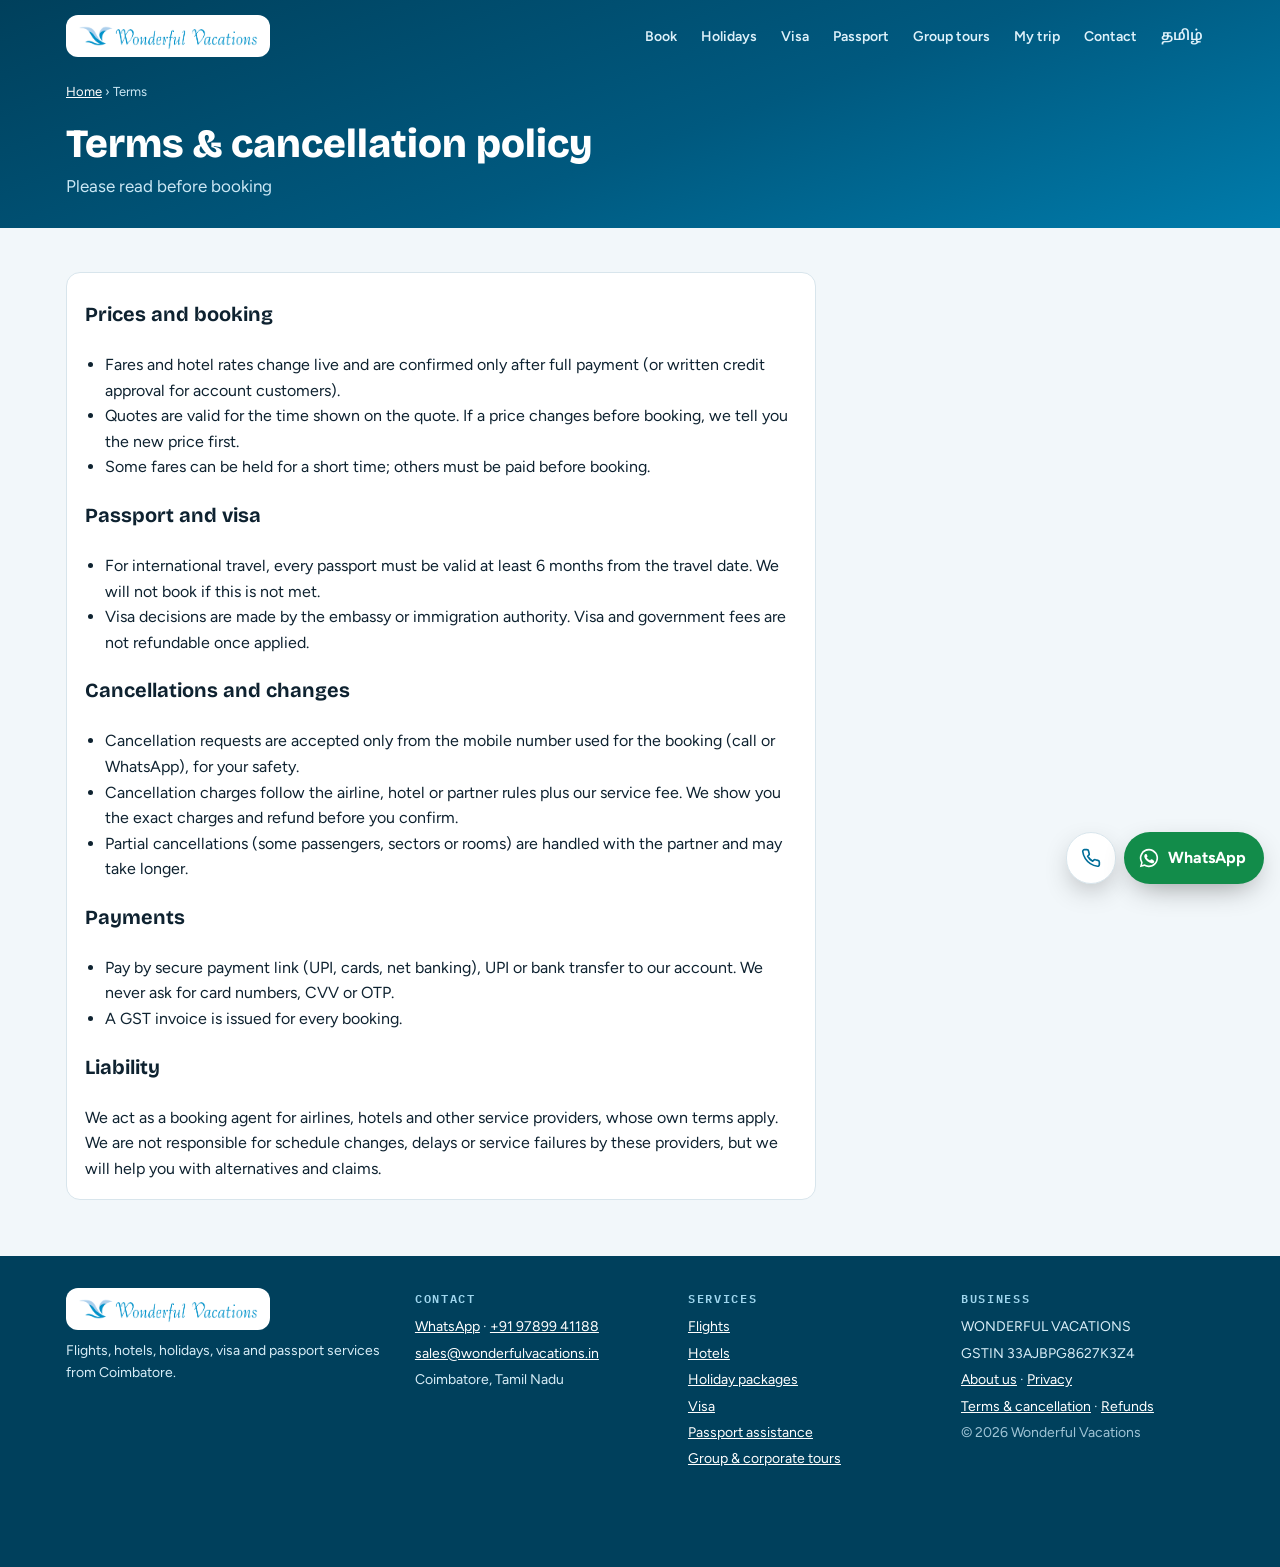
<file: terms.html>
<!doctype html>
<html lang="en">
<head>
<meta charset="utf-8">
<meta name="viewport" content="width=device-width, initial-scale=1, viewport-fit=cover">
<title>Terms & cancellation policy | Wonderful Vacations</title>
<meta name="description" content="Booking terms and cancellation policy for flights, hotels, holiday packages, visa and passport services.">
<link rel="canonical" href="https://wonderfulvacations.in/terms.html">
<meta property="og:type" content="website"><meta property="og:title" content="Terms & cancellation policy | Wonderful Vacations"><meta property="og:description" content="Booking terms and cancellation policy for flights, hotels, holiday packages, visa and passport services."><meta property="og:image" content="https://wonderfulvacations.in/wv-app-icon-512.png"><meta property="og:url" content="https://wonderfulvacations.in/terms.html">
<meta name="theme-color" content="#006E99">
<link rel="icon" href="favicon-64.png"><link rel="apple-touch-icon" href="apple-touch-icon-180.png">
<link rel="preconnect" href="https://fonts.googleapis.com"><link rel="preconnect" href="https://fonts.gstatic.com" crossorigin>
<link rel="stylesheet" href="https://fonts.googleapis.com/css2?family=Bricolage+Grotesque:opsz,wght@12..96,600;12..96,800&family=Figtree:wght@400;500;600;700&family=IBM+Plex+Mono:wght@500;600&family=Noto+Sans+Tamil:wght@400;600&display=swap">
<link rel="stylesheet" href="site.css">

</head>
<body >
<a class="skip" href="#main">Skip to content</a>
<div class="band">
  <div class="wrap">
    <header class="top">
      <a href="index.html" class="logo-chip" aria-label="Wonderful Vacations home"><img src="wonderful-vacations-logo-full.png" alt="Wonderful Vacations" width="180" height="27"></a>
      <button class="menu-btn" id="menuBtn" type="button" aria-label="Menu" aria-expanded="false" aria-controls="mainNav"><svg viewBox="0 0 24 24" fill="none" stroke="currentColor" stroke-width="2" stroke-linecap="round"><path d="M4 6h16M4 12h16M4 18h16"/></svg></button>
      <nav id="mainNav" aria-label="Main"><a href="index.html" data-i18n="nav.book">Book</a><a href="holidays.html" data-i18n="nav.holidays">Holidays</a><a href="visa.html" data-i18n="nav.visa">Visa</a><a href="passport.html" data-i18n="nav.passport">Passport</a><a href="groups.html" data-i18n="nav.groups">Group tours</a><a href="mytrip.html" data-i18n="nav.mytrip">My trip</a><a href="contact.html" data-i18n="nav.contact">Contact</a><button class="lang-btn" type="button" lang="ta">தமிழ்</button></nav>
    </header>
    <p class="crumbs"><a href="index.html">Home</a> › Terms</p>
    <h1 id="pageTitle">Terms &amp; cancellation policy</h1>
    <p class="sub" id="pageSub">Please read before booking</p>
  </div>
</div>
<main class="wrap" id="main">
<section class="sect card prose">
<h2>Prices and booking</h2><ul><li>Fares and hotel rates change live and are confirmed only after full payment (or written credit approval for account customers).</li><li>Quotes are valid for the time shown on the quote. If a price changes before booking, we tell you the new price first.</li><li>Some fares can be held for a short time; others must be paid before booking.</li></ul>
<h2>Passport and visa</h2><ul><li>For international travel, every passport must be valid at least 6 months from the travel date. We will not book if this is not met.</li><li>Visa decisions are made by the embassy or immigration authority. Visa and government fees are not refundable once applied.</li></ul>
<h2>Cancellations and changes</h2><ul><li>Cancellation requests are accepted only from the mobile number used for the booking (call or WhatsApp), for your safety.</li><li>Cancellation charges follow the airline, hotel or partner rules plus our service fee. We show you the exact charges and refund before you confirm.</li><li>Partial cancellations (some passengers, sectors or rooms) are handled with the partner and may take longer.</li></ul>
<h2>Payments</h2><ul><li>Pay by secure payment link (UPI, cards, net banking), UPI or bank transfer to our account. We never ask for card numbers, CVV or OTP.</li><li>A GST invoice is issued for every booking.</li></ul>
<h2>Liability</h2><p>We act as a booking agent for airlines, hotels and other service providers, whose own terms apply. We are not responsible for schedule changes, delays or service failures by these providers, but we will help you with alternatives and claims.</p>
</section>
</main>
<footer>
  <div class="wrap">
    <div><span class="logo-chip"><img src="wonderful-vacations-logo-full.png" alt="Wonderful Vacations" width="180" height="27" loading="lazy"></span><p style="margin-top:10px">Flights, hotels, holidays, visa and passport services from Coimbatore.</p></div>
    <div><h4>CONTACT</h4><ul><li><a data-wa href="contact.html">WhatsApp</a> · <a data-tel href="contact.html" data-c="phone">Call us</a></li><li><a data-mail href="contact.html">Email us</a></li><li data-c="address">Coimbatore, Tamil Nadu</li></ul></div>
    <div><h4>SERVICES</h4><ul><li><a href="flights.html">Flights</a></li><li><a href="hotels.html">Hotels</a></li><li><a href="holidays.html">Holiday packages</a></li><li><a href="visa.html">Visa</a></li><li><a href="passport.html">Passport assistance</a></li><li><a href="groups.html">Group &amp; corporate tours</a></li></ul></div>
    <div><h4>BUSINESS</h4><ul><li>WONDERFUL VACATIONS</li><li>GSTIN <span data-c="gstin">33AJBPG8627K3Z4</span></li><li><a href="about.html">About us</a> · <a href="privacy.html">Privacy</a></li><li><a href="terms.html">Terms &amp; cancellation</a> · <a href="refund.html">Refunds</a></li><li style="color:#9FC4D6">© <span id="yr"></span> Wonderful Vacations</li></ul></div>
  </div>
</footer>
<div class="fab"><a class="call" data-tel href="contact.html" aria-label="Call us"><svg width="20" height="20" viewBox="0 0 24 24" fill="none" stroke="currentColor" stroke-width="2" stroke-linecap="round" stroke-linejoin="round" aria-hidden="true"><path d="M22 16.9v3a2 2 0 0 1-2.2 2 19.8 19.8 0 0 1-8.6-3.1 19.5 19.5 0 0 1-6-6A19.8 19.8 0 0 1 2.1 4.2 2 2 0 0 1 4.1 2h3a2 2 0 0 1 2 1.7c.1 1 .4 1.9.7 2.8a2 2 0 0 1-.5 2.1L8 9.9a16 16 0 0 0 6 6l1.3-1.3a2 2 0 0 1 2.1-.4c.9.3 1.8.6 2.8.7a2 2 0 0 1 1.7 2z"/></svg></a><a class="wa" data-wa href="contact.html"><svg width="22" height="22" viewBox="0 0 24 24" fill="currentColor" aria-hidden="true"><path d="M12 2a10 10 0 0 0-8.6 15.1L2 22l5-1.3A10 10 0 1 0 12 2zm0 18.2c-1.5 0-3-.4-4.3-1.2l-.3-.2-3 .8.8-2.9-.2-.3A8.2 8.2 0 1 1 12 20.2zm4.5-6.1c-.2-.1-1.5-.7-1.7-.8s-.4-.1-.6.1-.7.8-.8 1-.3.2-.5.1a6.7 6.7 0 0 1-3.3-2.9c-.2-.4.2-.4.7-1.3.1-.2 0-.3 0-.4l-.8-1.8c-.2-.5-.4-.4-.6-.4h-.5a1 1 0 0 0-.7.3 3 3 0 0 0-.9 2.2 5.2 5.2 0 0 0 1.1 2.8 11.9 11.9 0 0 0 4.6 4c1.7.7 2.4.8 3.2.7.5-.1 1.5-.6 1.8-1.2s.2-1.1.1-1.2l-.4-.2z"/></svg><span data-i18n="wa.chat">WhatsApp</span></a></div>
<div id="drawerBg" class="drawer-bg" hidden></div>
<aside id="drawer" class="drawer" role="dialog" aria-modal="true" aria-labelledby="dTitle" tabindex="-1" hidden></aside>
<script src="config.js"></script>
<script src="packages-fallback.js"></script>
<script src="site.js"></script>
</body>
</html>
</file>
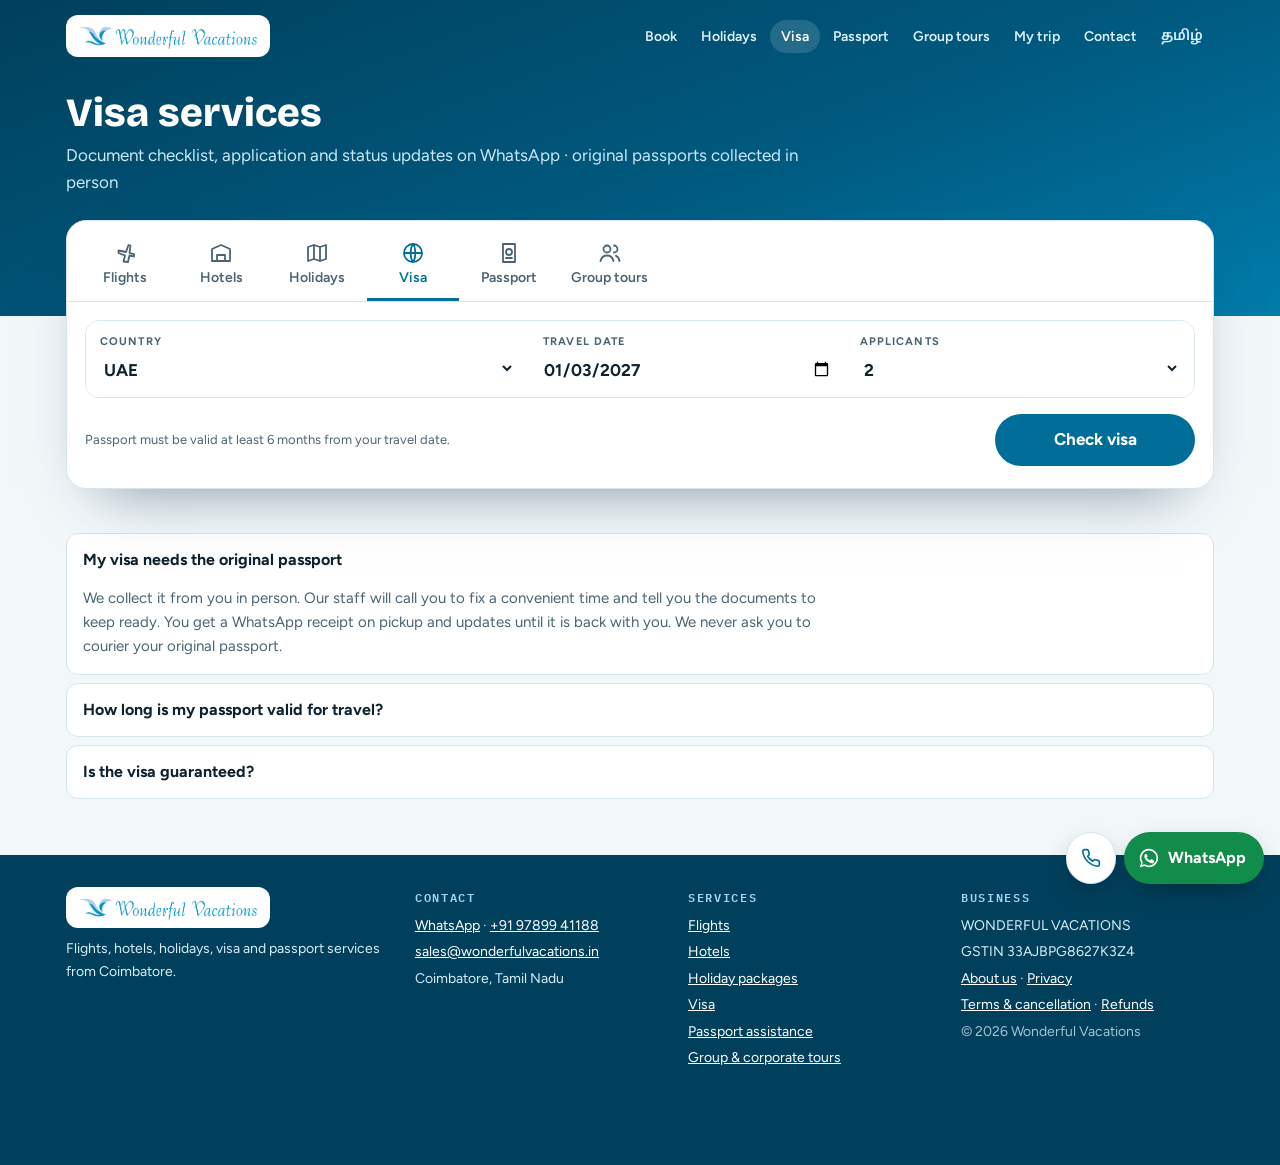
<file: visa.html>
<!doctype html>
<html lang="en">
<head>
<meta charset="utf-8">
<meta name="viewport" content="width=device-width, initial-scale=1, viewport-fit=cover">
<title>Visa services in Coimbatore - UAE, Singapore, Schengen, UK, USA | Wonderful Vacations</title>
<meta name="description" content="Tourist visa help for UAE, Singapore, Thailand, Malaysia, Schengen, UK and more. Document checklist, application and tracking.">
<link rel="canonical" href="https://wonderfulvacations.in/visa.html">
<meta property="og:type" content="website"><meta property="og:title" content="Visa services in Coimbatore - UAE, Singapore, Schengen, UK, USA | Wonderful Vacations"><meta property="og:description" content="Tourist visa help for UAE, Singapore, Thailand, Malaysia, Schengen, UK and more. Document checklist, application and tracking."><meta property="og:image" content="https://wonderfulvacations.in/wv-app-icon-512.png"><meta property="og:url" content="https://wonderfulvacations.in/visa.html">
<meta name="theme-color" content="#006E99">
<link rel="icon" href="favicon-64.png"><link rel="apple-touch-icon" href="apple-touch-icon-180.png">
<link rel="preconnect" href="https://fonts.googleapis.com"><link rel="preconnect" href="https://fonts.gstatic.com" crossorigin>
<link rel="stylesheet" href="https://fonts.googleapis.com/css2?family=Bricolage+Grotesque:opsz,wght@12..96,600;12..96,800&family=Figtree:wght@400;500;600;700&family=IBM+Plex+Mono:wght@500;600&family=Noto+Sans+Tamil:wght@400;600&display=swap">
<link rel="stylesheet" href="site.css">

</head>
<body data-tab="visa">
<a class="skip" href="#main">Skip to content</a>
<div class="band tall">
  <div class="wrap">
    <header class="top">
      <a href="index.html" class="logo-chip" aria-label="Wonderful Vacations home"><img src="wonderful-vacations-logo-full.png" alt="Wonderful Vacations" width="180" height="27"></a>
      <button class="menu-btn" id="menuBtn" type="button" aria-label="Menu" aria-expanded="false" aria-controls="mainNav"><svg viewBox="0 0 24 24" fill="none" stroke="currentColor" stroke-width="2" stroke-linecap="round"><path d="M4 6h16M4 12h16M4 18h16"/></svg></button>
      <nav id="mainNav" aria-label="Main"><a href="index.html" data-i18n="nav.book">Book</a><a href="holidays.html" data-i18n="nav.holidays">Holidays</a><a href="visa.html" aria-current="page" data-i18n="nav.visa">Visa</a><a href="passport.html" data-i18n="nav.passport">Passport</a><a href="groups.html" data-i18n="nav.groups">Group tours</a><a href="mytrip.html" data-i18n="nav.mytrip">My trip</a><a href="contact.html" data-i18n="nav.contact">Contact</a><button class="lang-btn" type="button" lang="ta">தமிழ்</button></nav>
    </header>
    
    <h1 id="pageTitle">Visa services</h1>
    <p class="sub" id="pageSub">Document checklist, application and status updates on WhatsApp · original passports collected in person</p>
  </div>
</div>
<main class="wrap" id="main">
<section class="console" aria-label="Search and book">
    <div class="tabs" role="tablist" aria-label="What do you want to book?"><button class="tab" role="tab" id="t-flights" aria-controls="p-flights" aria-selected="true" tabindex="0" data-tab="flights"><svg viewBox="0 0 24 24" fill="none" stroke="currentColor" stroke-width="1.8" stroke-linecap="round" stroke-linejoin="round" aria-hidden="true"><path d="M10.5 20.5l1.5-6-6.5-2.5V9.5L13 11l2.5-7 2 .5-1 7.5 4.5 1.2v2.3l-4.5-1-1.5 6.5z"/></svg><span data-i18n="tab.flights">Flights</span></button><button class="tab" role="tab" id="t-hotels" aria-controls="p-hotels" aria-selected="false" tabindex="-1" data-tab="hotels"><svg viewBox="0 0 24 24" fill="none" stroke="currentColor" stroke-width="1.8" stroke-linecap="round" stroke-linejoin="round" aria-hidden="true"><path d="M3 20V8l9-4 9 4v12M3 20h18M8 20v-6h8v6"/></svg><span data-i18n="tab.hotels">Hotels</span></button><button class="tab" role="tab" id="t-holidays" aria-controls="p-holidays" aria-selected="false" tabindex="-1" data-tab="holidays"><svg viewBox="0 0 24 24" fill="none" stroke="currentColor" stroke-width="1.8" stroke-linecap="round" stroke-linejoin="round" aria-hidden="true"><path d="M3 6l6-2 6 2 6-2v14l-6 2-6-2-6 2zM9 4v14M15 6v14"/></svg><span data-i18n="tab.holidays">Holidays</span></button><button class="tab" role="tab" id="t-visa" aria-controls="p-visa" aria-selected="false" tabindex="-1" data-tab="visa"><svg viewBox="0 0 24 24" fill="none" stroke="currentColor" stroke-width="1.8" stroke-linecap="round" stroke-linejoin="round" aria-hidden="true"><path d="M12 3a9 9 0 1 0 0 18a9 9 0 1 0 0-18zM3 12h18M12 3c3 3.5 3 14.5 0 18M12 3c-3 3.5-3 14.5 0 18"/></svg><span data-i18n="tab.visa">Visa</span></button><button class="tab" role="tab" id="t-passport" aria-controls="p-passport" aria-selected="false" tabindex="-1" data-tab="passport"><svg viewBox="0 0 24 24" fill="none" stroke="currentColor" stroke-width="1.8" stroke-linecap="round" stroke-linejoin="round" aria-hidden="true"><path d="M6 3h12v18H6zM12 8a3 3 0 1 0 0 6a3 3 0 1 0 0-6zM9 17h6"/></svg><span data-i18n="tab.passport">Passport</span></button><button class="tab" role="tab" id="t-groups" aria-controls="p-groups" aria-selected="false" tabindex="-1" data-tab="groups"><svg viewBox="0 0 24 24" fill="none" stroke="currentColor" stroke-width="1.8" stroke-linecap="round" stroke-linejoin="round" aria-hidden="true"><path d="M9 4.5a3.5 3.5 0 1 0 0 7a3.5 3.5 0 1 0 0-7zM2.5 20c.8-3.5 3.4-5.5 6.5-5.5s5.7 2 6.5 5.5M16 4.5a3.5 3.5 0 0 1 0 7M18 14.8c1.8.7 3 2.5 3.5 5.2"/></svg><span data-i18n="tab.groups">Group tours</span></button></div>
    <div class="panel" id="p-flights" data-panel="flights" role="tabpanel" aria-labelledby="t-flights">
      <div class="chips" role="group" aria-label="Trip type"><button class="chip" type="button" data-trip="oneway" aria-pressed="false">One way</button><button class="chip" type="button" data-trip="round" aria-pressed="true">Round trip</button><button class="chip" type="button" data-trip="multi" aria-pressed="false">Multi-city</button></div>
      <div class="fields g5">
        <div class="fld"><label for="fFrom">From</label><select id="fFrom" style="padding-right:40px"></select><button class="swap" type="button" id="swap" aria-label="Swap from and to">⇄</button></div>
        <div class="fld"><label for="fTo">To</label><select id="fTo"></select></div>
        <div class="fld"><label for="fDep">Departure</label><input id="fDep" type="date"></div>
        <div class="fld"><label for="fRet">Return</label><input id="fRet" type="date"></div>
        <div class="fld"><label for="fPax">Travellers &amp; class</label><select id="fPax"><option value="1|Economy">1 · Economy</option><option value="2|Economy" selected>2 · Economy</option><option value="3|Economy">3 · Economy</option><option value="4|Economy">4 · Economy</option><option value="5|Economy">5 · Economy</option><option value="6|Economy">6 · Economy</option><option value="2|Premium economy">2 · Premium economy</option><option value="1|Business">1 · Business</option><option value="2|Business">2 · Business</option></select></div>
      </div>
      <div class="search-row"><p class="fine">We compare one-way, return and split fares across all our airline partners.</p><button class="btn btn-primary" type="button" id="goFlights" data-i18n="btn.flights">Get best fares</button></div>
    </div>
    <div class="panel" id="p-hotels" data-panel="hotels" role="tabpanel" aria-labelledby="t-hotels" hidden>
      <div class="chips" role="group" aria-label="Stay near"><span class="fine">Stay near:</span><button class="chip" type="button" data-near="Indian restaurant" aria-pressed="false">Indian restaurant</button><button class="chip" type="button" data-near="Metro" aria-pressed="false">Metro</button><button class="chip" type="button" data-near="Airport" aria-pressed="false">Airport</button><button class="chip" type="button" data-near="Beach" aria-pressed="false">Beach</button><button class="chip" type="button" data-near="Temple" aria-pressed="false">Temple</button></div>
      <div class="fields g4">
        <div class="fld"><label for="hCity">City or area</label><input id="hCity" list="cities" placeholder="Dubai, Ooty, Munnar..."><datalist id="cities"><option value="Dubai"><option value="Singapore"><option value="Bangkok"><option value="Bali"><option value="Kuala Lumpur"><option value="Maldives"><option value="Munnar"><option value="Ooty"><option value="Kodaikanal"><option value="Goa"><option value="Coorg"><option value="Chennai"><option value="Bengaluru"></datalist></div>
        <div class="fld"><label for="hIn">Check-in</label><input id="hIn" type="date"></div>
        <div class="fld"><label for="hOut">Check-out</label><input id="hOut" type="date"></div>
        <div class="fld"><label for="hRooms">Rooms &amp; guests</label><select id="hRooms"><option>1 room · 2 adults</option><option>1 room · 2 adults, 1 child</option><option>1 room · 1 adult</option><option>2 rooms · 4 adults</option><option>3 rooms · 6 adults</option></select></div>
      </div>
      <div class="chips" style="margin-top:12px"><label class="fine" for="hStar">Category</label><select id="hStar" class="chip"><option>3 star</option><option selected>4 star</option><option>5 star</option><option>Budget</option><option>Luxury</option></select></div>
      <div class="search-row"><p class="fine">Only hotels with good guest ratings · new hotels marked clearly.</p><button class="btn btn-primary" type="button" id="goHotels" data-i18n="btn.hotels">Find hotels</button></div>
    </div>
    <div class="panel" id="p-holidays" data-panel="holidays" role="tabpanel" aria-labelledby="t-holidays" hidden>
      <div class="chips" role="group" aria-label="Trip style"><button class="chip" type="button" data-style="All" aria-pressed="true">All</button><button class="chip" type="button" data-style="Family" aria-pressed="false">Family</button><button class="chip" type="button" data-style="Honeymoon" aria-pressed="false">Honeymoon</button><button class="chip" type="button" data-style="Group" aria-pressed="false">Group</button><button class="chip" type="button" data-style="Pilgrimage" aria-pressed="false">Pilgrimage</button><button class="chip" type="button" data-style="Adventure" aria-pressed="false">Adventure</button></div>
      <div class="fields g3">
        <div class="fld"><label for="pDest">Destination</label><select id="pDest"><option value="">Any destination</option></select></div>
        <div class="fld"><label for="pMonth">Month</label><select id="pMonth"><option>Nov 2026</option><option>Dec 2026</option><option>Jan 2027</option><option>Feb 2027</option><option>Mar 2027</option><option>Apr 2027</option><option>May 2027</option><option>Jun 2027</option></select></div>
        <div class="fld"><label for="pPax">Travellers</label><select id="pPax"><option value="2">2 adults</option><option value="3">2 adults, 1 child</option><option value="4">4 adults</option><option value="1">1 adult</option></select></div>
      </div>
      <div class="search-row"><p class="fine">Every package can be changed: dates, hotels, days.</p><button class="btn btn-primary" type="button" id="goHolidays" data-i18n="btn.holidays">See holidays</button></div>
    </div>
    <div class="panel" id="p-visa" data-panel="visa" role="tabpanel" aria-labelledby="t-visa" hidden>
      <div class="fields g3">
        <div class="fld"><label for="vCountry">Country</label><select id="vCountry"></select></div>
        <div class="fld"><label for="vDate">Travel date</label><input id="vDate" type="date"></div>
        <div class="fld"><label for="vPax">Applicants</label><select id="vPax"><option value="1">1</option><option value="2" selected>2</option><option value="3">3</option><option value="4">4</option><option value="5">5+</option></select></div>
      </div>
      <div class="search-row"><p class="fine">Passport must be valid at least 6 months from your travel date.</p><button class="btn btn-primary" type="button" id="goVisa" data-i18n="btn.visa">Check visa</button></div>
    </div>
    <div class="panel" id="p-passport" data-panel="passport" role="tabpanel" aria-labelledby="t-passport" hidden>
      <div class="fields g3">
        <div class="fld"><label for="ppType">Service</label><select id="ppType"><option>Fresh passport</option><option>Re-issue · expired / expiring</option><option>Re-issue · pages full</option><option>Re-issue · change of details</option><option>Re-issue · lost / damaged</option></select></div>
        <div class="fld"><label for="ppSpeed">Scheme</label><select id="ppSpeed"><option>Normal</option><option>Tatkaal</option></select></div>
        <div class="fld"><label for="ppCity">Nearest office</label><select id="ppCity"><option>PSK Coimbatore</option><option>POPSK Tiruppur</option><option>POPSK Erode</option><option>POPSK Pollachi</option><option>Other</option></select></div>
      </div>
      <div class="search-row"><p class="fine">We fill the form with you, you approve it, then we book the earliest appointment you choose.</p><button class="btn btn-primary" type="button" id="goPassport" data-i18n="btn.passport">Start application</button></div>
    </div>
    <div class="panel" id="p-groups" data-panel="groups" role="tabpanel" aria-labelledby="t-groups" hidden>
      <div class="fields g4">
        <div class="fld"><label for="gDest">Destination</label><input id="gDest" placeholder="Thailand, Kashmir, Char Dham..."></div>
        <div class="fld"><label for="gSize">Group size</label><select id="gSize"><option>10 – 20</option><option selected>21 – 40</option><option>41 – 80</option><option>80+</option></select></div>
        <div class="fld"><label for="gType">Group</label><select id="gType"><option>Family / friends</option><option>Office / corporate</option><option>School / college</option><option>Temple / pilgrimage</option></select></div>
        <div class="fld"><label for="gMonth">Month</label><select id="gMonth"><option>Nov 2026</option><option>Dec 2026</option><option>Jan 2027</option><option>Feb 2027</option><option>Mar 2027</option><option>Apr 2027</option><option>May 2027</option><option>Jun 2027</option></select></div>
      </div>
      <div class="search-row"><p class="fine">Group fares, Indian meals and one coordinator for everyone.</p><button class="btn btn-primary" type="button" id="goGroups" data-i18n="btn.groups">Get group quote</button></div>
    </div>
  </section><section class="sect"><details open><summary>My visa needs the original passport</summary><div><p>We collect it from you in person. Our staff will call you to fix a convenient time and tell you the documents to keep ready. You get a WhatsApp receipt on pickup and updates until it is back with you. We never ask you to courier your original passport.</p></div></details><details><summary>How long is my passport valid for travel?</summary><div><p>Most countries need your passport to be valid at least 6 months from your travel date. We check this before applying or booking.</p></div></details><details><summary>Is the visa guaranteed?</summary><div><p>The decision is always made by the embassy or immigration authority. We make sure your application is complete and correct.</p></div></details></section>
</main>
<footer>
  <div class="wrap">
    <div><span class="logo-chip"><img src="wonderful-vacations-logo-full.png" alt="Wonderful Vacations" width="180" height="27" loading="lazy"></span><p style="margin-top:10px">Flights, hotels, holidays, visa and passport services from Coimbatore.</p></div>
    <div><h4>CONTACT</h4><ul><li><a data-wa href="contact.html">WhatsApp</a> · <a data-tel href="contact.html" data-c="phone">Call us</a></li><li><a data-mail href="contact.html">Email us</a></li><li data-c="address">Coimbatore, Tamil Nadu</li></ul></div>
    <div><h4>SERVICES</h4><ul><li><a href="flights.html">Flights</a></li><li><a href="hotels.html">Hotels</a></li><li><a href="holidays.html">Holiday packages</a></li><li><a href="visa.html">Visa</a></li><li><a href="passport.html">Passport assistance</a></li><li><a href="groups.html">Group &amp; corporate tours</a></li></ul></div>
    <div><h4>BUSINESS</h4><ul><li>WONDERFUL VACATIONS</li><li>GSTIN <span data-c="gstin">33AJBPG8627K3Z4</span></li><li><a href="about.html">About us</a> · <a href="privacy.html">Privacy</a></li><li><a href="terms.html">Terms &amp; cancellation</a> · <a href="refund.html">Refunds</a></li><li style="color:#9FC4D6">© <span id="yr"></span> Wonderful Vacations</li></ul></div>
  </div>
</footer>
<div class="fab"><a class="call" data-tel href="contact.html" aria-label="Call us"><svg width="20" height="20" viewBox="0 0 24 24" fill="none" stroke="currentColor" stroke-width="2" stroke-linecap="round" stroke-linejoin="round" aria-hidden="true"><path d="M22 16.9v3a2 2 0 0 1-2.2 2 19.8 19.8 0 0 1-8.6-3.1 19.5 19.5 0 0 1-6-6A19.8 19.8 0 0 1 2.1 4.2 2 2 0 0 1 4.1 2h3a2 2 0 0 1 2 1.7c.1 1 .4 1.9.7 2.8a2 2 0 0 1-.5 2.1L8 9.9a16 16 0 0 0 6 6l1.3-1.3a2 2 0 0 1 2.1-.4c.9.3 1.8.6 2.8.7a2 2 0 0 1 1.7 2z"/></svg></a><a class="wa" data-wa href="contact.html"><svg width="22" height="22" viewBox="0 0 24 24" fill="currentColor" aria-hidden="true"><path d="M12 2a10 10 0 0 0-8.6 15.1L2 22l5-1.3A10 10 0 1 0 12 2zm0 18.2c-1.5 0-3-.4-4.3-1.2l-.3-.2-3 .8.8-2.9-.2-.3A8.2 8.2 0 1 1 12 20.2zm4.5-6.1c-.2-.1-1.5-.7-1.7-.8s-.4-.1-.6.1-.7.8-.8 1-.3.2-.5.1a6.7 6.7 0 0 1-3.3-2.9c-.2-.4.2-.4.7-1.3.1-.2 0-.3 0-.4l-.8-1.8c-.2-.5-.4-.4-.6-.4h-.5a1 1 0 0 0-.7.3 3 3 0 0 0-.9 2.2 5.2 5.2 0 0 0 1.1 2.8 11.9 11.9 0 0 0 4.6 4c1.7.7 2.4.8 3.2.7.5-.1 1.5-.6 1.8-1.2s.2-1.1.1-1.2l-.4-.2z"/></svg><span data-i18n="wa.chat">WhatsApp</span></a></div>
<div id="drawerBg" class="drawer-bg" hidden></div>
<aside id="drawer" class="drawer" role="dialog" aria-modal="true" aria-labelledby="dTitle" tabindex="-1" hidden></aside>
<script src="config.js"></script>
<script src="packages-fallback.js"></script>
<script src="site.js"></script>
</body>
</html>
</file>
<file: site.css>
/* Wonderful Vacations public website. Brand: #0093C9 (logo), #AECFEA (light), #006E99 (text/buttons). */
:root {
  --sky: #0093C9; --sky-ink: #006E99; --sky-deep: #00405C; --mist: #AECFEA;
  --ground: #F2F7FA; --paper: #FFFFFF; --ink: #0E2230; --ink-2: #4A6473; --line: #D8E5EC;
  --sun: #F2B33D; --good: #12805C; --good-bg: #E3F5EE; --warn: #A55A00; --warn-bg: #FFF4E0; --bad: #B42318; --bad-bg: #FDECEA;
  --on-accent: #FFFFFF;
  --f-display: "Bricolage Grotesque", "Segoe UI", system-ui, sans-serif;
  --f-body: "Figtree", "Noto Sans Tamil", "Segoe UI", system-ui, sans-serif;
  --f-code: "IBM Plex Mono", ui-monospace, Menlo, monospace;
  --r: 14px;
}
@media (prefers-color-scheme: dark) { :root:not([data-theme="light"]) {
  --sky: #2BB1E3; --sky-ink: #86D3F3; --sky-deep: #031A26; --mist: #2E5C72;
  --ground: #07131A; --paper: #0F222C; --ink: #E7F2F7; --ink-2: #A3BDCA; --line: #22404F;
  --sun: #F5C25E; --good: #5FD3A6; --good-bg: #0E2E25; --warn: #F2B866; --warn-bg: #2E2210; --bad: #FF9A8C; --bad-bg: #3A1714;
  --on-accent: #06202B; color-scheme: dark } }
:root[data-theme="dark"] {
  --sky: #2BB1E3; --sky-ink: #86D3F3; --sky-deep: #031A26; --mist: #2E5C72;
  --ground: #07131A; --paper: #0F222C; --ink: #E7F2F7; --ink-2: #A3BDCA; --line: #22404F;
  --sun: #F5C25E; --good: #5FD3A6; --good-bg: #0E2E25; --warn: #F2B866; --warn-bg: #2E2210; --bad: #FF9A8C; --bad-bg: #3A1714;
  --on-accent: #06202B; color-scheme: dark }

* { box-sizing: border-box; }
[hidden] { display: none !important; }
html { scroll-behavior: smooth; }
body { margin: 0; background: var(--ground); color: var(--ink); font-family: var(--f-body); font-size: 1rem; line-height: 1.6; }
a { color: var(--sky-ink); }
img { max-width: 100%; }
:focus-visible { outline: 3px solid var(--sun); outline-offset: 2px; }
h1, h2, h3 { font-family: var(--f-display); line-height: 1.15; text-wrap: balance; margin: 0; }
p { margin: 0; }
.wrap { max-width: 1180px; margin: 0 auto; padding-left: max(16px, env(safe-area-inset-left, 0px)); padding-right: max(16px, env(safe-area-inset-right, 0px)); }
.code { font-family: var(--f-code); font-variant-numeric: tabular-nums; }
.skip { position: absolute; left: -9999px; top: 8px; background: var(--paper); padding: 8px 12px; border-radius: 8px; z-index: 100; }
.skip:focus { left: 8px; }
.btn { display: inline-flex; align-items: center; justify-content: center; gap: 8px; min-height: 46px; padding: 0 20px; border-radius: 999px; font: 700 0.9375rem/1 var(--f-body); border: 2px solid transparent; cursor: pointer; text-decoration: none; }
.btn-primary { background: var(--sky-ink); color: var(--on-accent); }
.btn-ghost { background: transparent; color: var(--sky-ink); border-color: var(--sky-ink); }
.btn-wa { background: #128C4A; color: #fff; }
.btn-sm { min-height: 38px; padding: 0 14px; font-size: 0.875rem; }
.btn[disabled] { opacity: .6; cursor: wait; }
.pill { display: inline-flex; align-items: center; gap: 6px; font-size: 0.75rem; font-weight: 600; padding: 3px 10px; border-radius: 999px; white-space: nowrap; background: color-mix(in srgb, var(--mist) 45%, var(--paper)); color: var(--sky-ink); }
@media (prefers-reduced-motion: reduce) { html { scroll-behavior: auto; } * { transition: none !important; animation: none !important; } }

/* header band */
.band { background: linear-gradient(160deg, var(--sky-deep) 0%, #00597F 55%, var(--sky) 130%); color: #fff; padding-bottom: 28px; }
.band.tall { padding-bottom: 120px; }
:root[data-theme="dark"] .band { background: linear-gradient(160deg, #020E15 0%, #06263A 100%); }
@media (prefers-color-scheme: dark) { :root:not([data-theme="light"]) .band { background: linear-gradient(160deg, #020E15 0%, #06263A 100%); } }
.top { display: flex; align-items: center; gap: 12px; min-height: 72px; padding-top: env(safe-area-inset-top, 0px); }
.logo-chip { background: #FFFFFF; border-radius: 12px; padding: 7px 12px; display: inline-flex; flex: none; }
.logo-chip img { width: 180px; max-width: 40vw; height: auto; display: block; }
.top nav { display: flex; gap: 2px; margin-left: auto; align-items: center; }
.top nav a, .top nav button { color: #DDF1FA; text-decoration: none; font: 600 0.875rem var(--f-body); padding: 8px 11px; border-radius: 999px; background: none; border: none; cursor: pointer; }
.top nav a:hover, .top nav a[aria-current="page"], .top nav button:hover { background: rgba(255,255,255,.14); color: #fff; }
.menu-btn { display: none; margin-left: auto; background: rgba(255,255,255,.14); border: none; color: #fff; border-radius: 10px; width: 44px; height: 44px; cursor: pointer; }
.menu-btn svg { width: 22px; height: 22px; }
@media (max-width: 960px) {
  .menu-btn { display: inline-grid; place-items: center; }
  .top nav { display: none; position: absolute; left: 12px; right: 12px; top: 76px; z-index: 50; flex-direction: column; align-items: stretch; background: var(--sky-deep); border-radius: 14px; padding: 8px; box-shadow: 0 20px 40px -20px rgba(0,0,0,.5); }
  .top nav.open { display: flex; }
  .top nav a, .top nav button { padding: 12px 14px; text-align: left; }
  .top { position: relative; }
}
.band h1 { font-size: clamp(1.6rem, 3.6vw, 2.5rem); font-weight: 800; color: #fff; margin-top: 18px; }
.band .sub { color: #CBE8F5; margin-top: 6px; font-size: 1.0625rem; max-width: 70ch; }
.crumbs { font-size: 0.8125rem; color: #CBE8F5; margin-top: 10px; }
.crumbs a { color: #fff; }

/* search console */
.console { position: relative; margin-top: -96px; background: var(--paper); border-radius: 20px; box-shadow: 0 30px 60px -35px rgba(0, 40, 60, .55); border: 1px solid var(--line); }
.console.flat { margin-top: 24px; }
.tabs { display: flex; gap: 4px; overflow-x: auto; padding: 10px 12px 0; border-bottom: 1px solid var(--line); scrollbar-width: none; }
.tab { flex: none; display: flex; flex-direction: column; align-items: center; gap: 4px; min-width: 92px; padding: 10px 12px 12px; border: none; background: none; cursor: pointer; font: 600 0.875rem var(--f-body); color: var(--ink-2); border-bottom: 3px solid transparent; }
.tab svg { width: 24px; height: 24px; }
.tab[aria-selected="true"] { color: var(--sky-ink); border-bottom-color: var(--sky-ink); }
.panel { padding: 18px 18px 22px; }
.chips { display: flex; flex-wrap: wrap; gap: 8px; margin-bottom: 14px; align-items: center; }
.chip { display: inline-flex; align-items: center; gap: 6px; min-height: 36px; padding: 0 14px; border-radius: 999px; border: 1px solid var(--line); background: var(--ground); font: 600 0.8125rem var(--f-body); color: var(--ink); cursor: pointer; text-decoration: none; }
.chip[aria-pressed="true"] { background: color-mix(in srgb, var(--mist) 40%, var(--paper)); border-color: var(--sky-ink); color: var(--sky-ink); }
.fields { display: grid; gap: 0; border: 1px solid var(--line); border-radius: 14px; overflow: hidden; }
.fields.g5 { grid-template-columns: 1.2fr 1.2fr 1fr 1fr 1.1fr; }
.fields.g4 { grid-template-columns: 1.4fr 1fr 1fr 1.1fr; }
.fields.g3 { grid-template-columns: 1.4fr 1fr 1.1fr; }
@media (max-width: 900px) { .fields.g5, .fields.g4, .fields.g3 { grid-template-columns: repeat(2, minmax(0, 1fr)); } }
@media (max-width: 480px) { .fields.g5, .fields.g4, .fields.g3 { grid-template-columns: minmax(0, 1fr); } }
.fld { position: relative; padding: 12px 14px; border-right: 1px solid var(--line); border-bottom: 1px solid var(--line); margin: 0 -1px -1px 0; min-width: 0; background: var(--paper); }
.fld label { display: block; font-size: 0.6875rem; font-weight: 700; letter-spacing: .1em; text-transform: uppercase; color: var(--ink-2); }
.fld input, .fld select { width: 100%; border: none; background: transparent; font: 700 1.0625rem var(--f-body); color: var(--ink); padding: 4px 0 0; min-height: 34px; }
.fld input:disabled { opacity: .45; }
.swap { position: absolute; right: 8px; top: 8px; z-index: 2; width: 32px; height: 32px; border-radius: 50%; border: 1px solid var(--line); background: var(--paper); color: var(--sky-ink); cursor: pointer; font-weight: 700; }
.search-row { display: flex; flex-wrap: wrap; justify-content: space-between; align-items: center; gap: 12px; margin-top: 16px; }
.search-row .btn { min-width: 200px; font-size: 1.0625rem; min-height: 52px; }
.fine { font-size: 0.8125rem; color: var(--ink-2); }

/* sections */
.sect { margin-block: 44px; }
.sect > h2 { font-size: 1.5rem; margin-bottom: 14px; }
.sect-head { display: flex; justify-content: space-between; align-items: end; gap: 12px; flex-wrap: wrap; margin-bottom: 14px; }
.sect-head h2 { font-size: 1.5rem; }
.why { display: grid; grid-template-columns: repeat(4, minmax(0, 1fr)); gap: 12px; }
@media (max-width: 860px) { .why { grid-template-columns: repeat(2, minmax(0, 1fr)); } }
@media (max-width: 480px) { .why { grid-template-columns: minmax(0, 1fr); } }
.why div { background: var(--paper); border: 1px solid var(--line); border-radius: var(--r); padding: 16px; }
.why b { display: block; font-family: var(--f-display); font-size: 1.0625rem; margin-bottom: 4px; }
.why span { font-size: 0.9rem; color: var(--ink-2); }
.cards { display: grid; grid-template-columns: repeat(auto-fill, minmax(260px, 1fr)); gap: 14px; }
.pkg { background: var(--paper); border: 1px solid var(--line); border-radius: var(--r); overflow: hidden; display: flex; flex-direction: column; text-decoration: none; color: var(--ink); transition: transform .15s, box-shadow .15s; }
.pkg:hover { transform: translateY(-2px); box-shadow: 0 18px 30px -22px rgba(0,40,60,.5); }
.pkg .hero { min-height: 120px; padding: 14px; color: #fff; display: flex; flex-direction: column; justify-content: space-between; }
.pkg .hero .code { font-size: 0.8rem; letter-spacing: .12em; opacity: .9; }
.pkg .hero h3 { font-size: 1.3rem; color: #fff; }
.pkg .body { padding: 14px; display: grid; gap: 8px; flex: 1; }
.pkg .body p { color: var(--ink-2); font-size: 0.9rem; }
.pkg .foot { display: flex; justify-content: space-between; align-items: end; gap: 8px; padding: 0 14px 14px; }
.price b { font: 700 1.25rem var(--f-code); }
.price small { display: block; font-size: 0.75rem; color: var(--ink-2); }
.card { background: var(--paper); border: 1px solid var(--line); border-radius: var(--r); padding: 18px; }
.two { display: grid; grid-template-columns: minmax(0, 2fr) minmax(0, 1fr); gap: 18px; align-items: start; }
@media (max-width: 900px) { .two { grid-template-columns: minmax(0, 1fr); } }
.days { list-style: none; padding: 0; margin: 0; display: grid; gap: 10px; }
.days li { display: grid; grid-template-columns: 64px minmax(0, 1fr); gap: 12px; background: var(--paper); border: 1px solid var(--line); border-radius: 12px; padding: 12px; }
.days .d { font: 600 0.8rem var(--f-code); color: var(--sky-ink); background: color-mix(in srgb, var(--mist) 40%, var(--paper)); border-radius: 8px; display: grid; place-items: center; text-align: center; padding: 6px; }
.ul { margin: 6px 0 0; padding-left: 20px; color: var(--ink-2); }
.prose { max-width: 75ch; display: grid; gap: 12px; }
.prose h2 { font-size: 1.25rem; margin-top: 12px; }
.prose ul { margin: 0; padding-left: 20px; }
details { background: var(--paper); border: 1px solid var(--line); border-radius: 12px; padding: 0 16px; }
details + details { margin-top: 8px; }
summary { cursor: pointer; font-weight: 700; min-height: 52px; display: flex; align-items: center; }
details > div { padding-bottom: 16px; color: var(--ink-2); font-size: 0.9375rem; display: grid; gap: 8px; max-width: 75ch; }

/* forms */
.form { display: grid; gap: 12px; }
.form .row2 { display: grid; grid-template-columns: repeat(2, minmax(0, 1fr)); gap: 12px; }
@media (max-width: 560px) { .form .row2 { grid-template-columns: minmax(0, 1fr); } }
.inp { display: grid; gap: 6px; min-width: 0; }
.inp label, .inp > span { font-size: 0.8125rem; font-weight: 700; }
.inp input, .inp select, .inp textarea { font: inherit; color: var(--ink); background: var(--ground); border: 1px solid var(--line); border-radius: 10px; min-height: 46px; padding: 8px 12px; width: 100%; }
.inp textarea { min-height: 96px; }
.check { display: flex; gap: 10px; align-items: flex-start; font-size: 0.875rem; color: var(--ink-2); }
.check input { width: 18px; height: 18px; margin-top: 3px; accent-color: var(--sky-ink); flex: none; }
.hp { position: absolute; left: -10000px; width: 1px; height: 1px; overflow: hidden; }
.msg { border-radius: 10px; padding: 10px 12px; font-size: 0.9rem; }
.msg.good { background: var(--good-bg); color: var(--good); } .msg.bad { background: var(--bad-bg); color: var(--bad); } .msg.warn { background: var(--warn-bg); color: var(--warn); }
.sum { border: 1px solid var(--line); border-radius: 12px; padding: 12px 14px; display: grid; gap: 6px; font-size: 0.9375rem; }
.sum div { display: flex; justify-content: space-between; gap: 10px; }

.drawer-bg { position: fixed; inset: 0; background: rgba(4, 18, 26, .55); z-index: 40; }
.drawer { position: fixed; right: 0; top: 0; bottom: 0; width: min(460px, 100%); background: var(--paper); color: var(--ink); z-index: 41; padding: calc(18px + env(safe-area-inset-top, 0px)) max(18px, env(safe-area-inset-right, 0px)) calc(18px + env(safe-area-inset-bottom, 0px)) 18px; overflow-y: auto; display: grid; gap: 14px; align-content: start; box-shadow: -20px 0 50px -20px rgba(0,0,0,.4); }
.drawer h3 { font-size: 1.25rem; }
.x { justify-self: end; background: none; border: 1px solid var(--line); border-radius: 50%; width: 36px; height: 36px; color: var(--ink); cursor: pointer; font-size: 1.1rem; }

footer { background: var(--sky-deep); color: #D8EEF8; margin-top: 56px; }
:root[data-theme="dark"] footer { background: #031018; }
@media (prefers-color-scheme: dark) { :root:not([data-theme="light"]) footer { background: #031018; } }
footer .wrap { padding-block: 32px 96px; display: grid; grid-template-columns: 1.3fr 1fr 1fr 1fr; gap: 20px; font-size: 0.875rem; }
@media (max-width: 860px) { footer .wrap { grid-template-columns: repeat(2, minmax(0, 1fr)); } }
@media (max-width: 520px) { footer .wrap { grid-template-columns: minmax(0, 1fr); } }
footer a { color: #FFFFFF; }
footer h4 { margin: 0 0 8px; font: 600 0.75rem var(--f-code); letter-spacing: .14em; color: #9FD6EE; }
footer ul { list-style: none; padding: 0; margin: 0; display: grid; gap: 4px; }
.fab { position: fixed; right: calc(16px + env(safe-area-inset-right, 0px)); bottom: calc(16px + env(safe-area-inset-bottom, 0px)); z-index: 30; display: flex; gap: 8px; }
.fab a { border-radius: 999px; min-height: 52px; padding: 0 18px 0 14px; display: inline-flex; align-items: center; gap: 8px; font-weight: 700; text-decoration: none; box-shadow: 0 10px 30px -10px rgba(0,0,0,.45); }
.fab .wa { background: #128C4A; color: #fff; }
.fab .call { background: var(--paper); color: var(--sky-ink); border: 1px solid var(--line); padding: 0 14px; }
.map { width: 100%; aspect-ratio: 16 / 9; border: 0; border-radius: var(--r); background: var(--line); }
</file>
